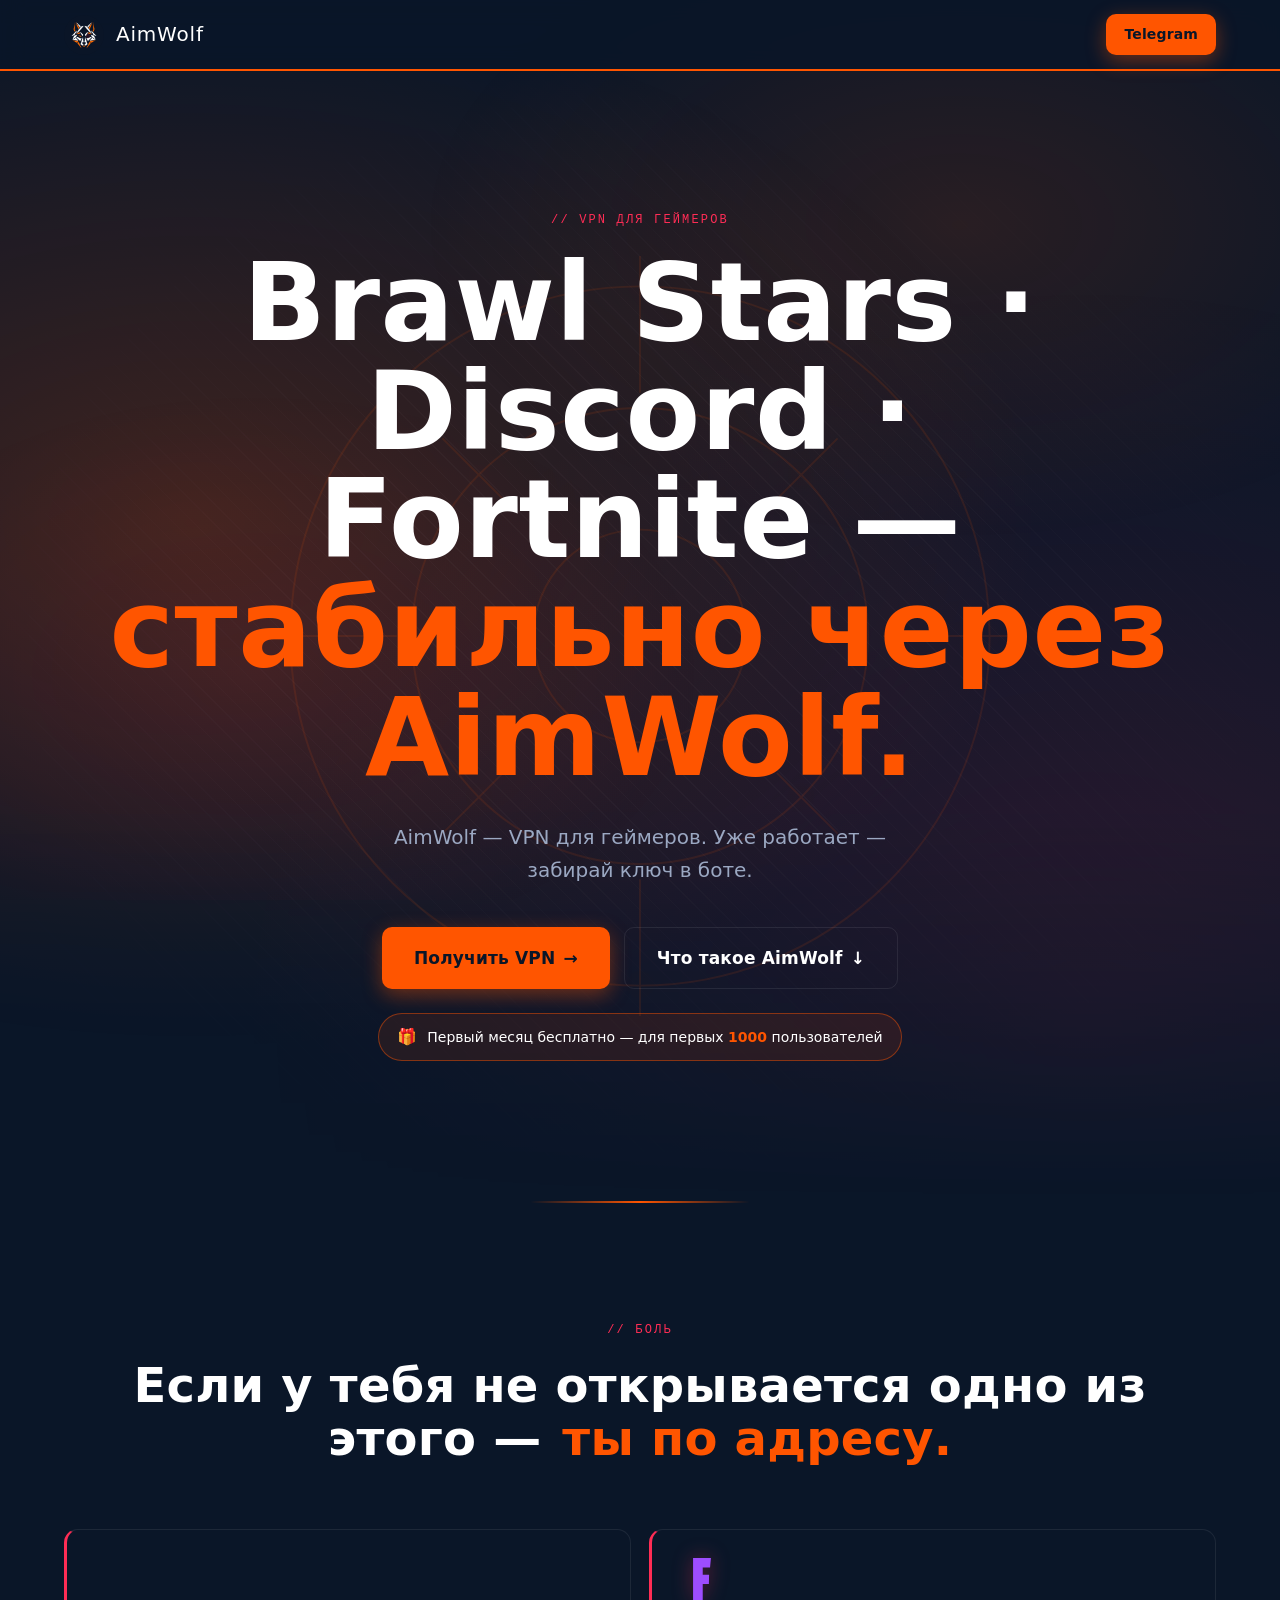
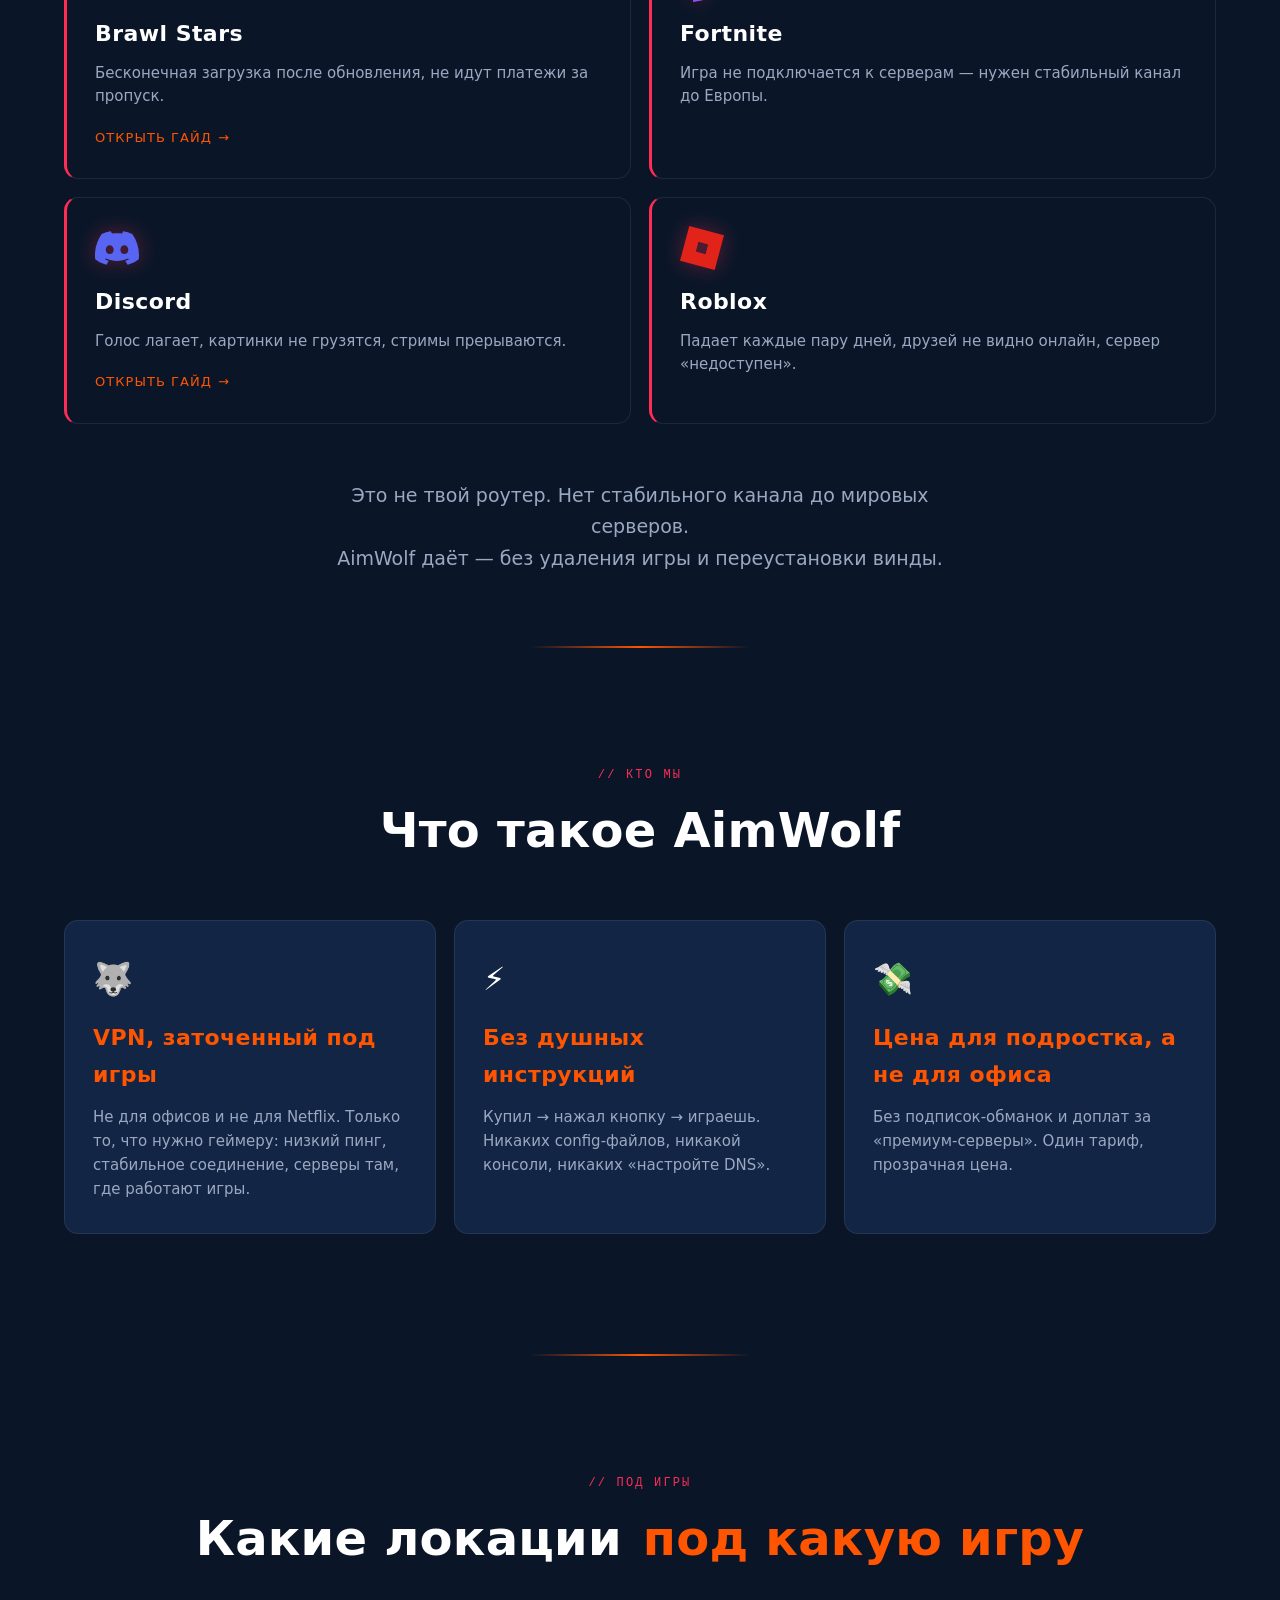
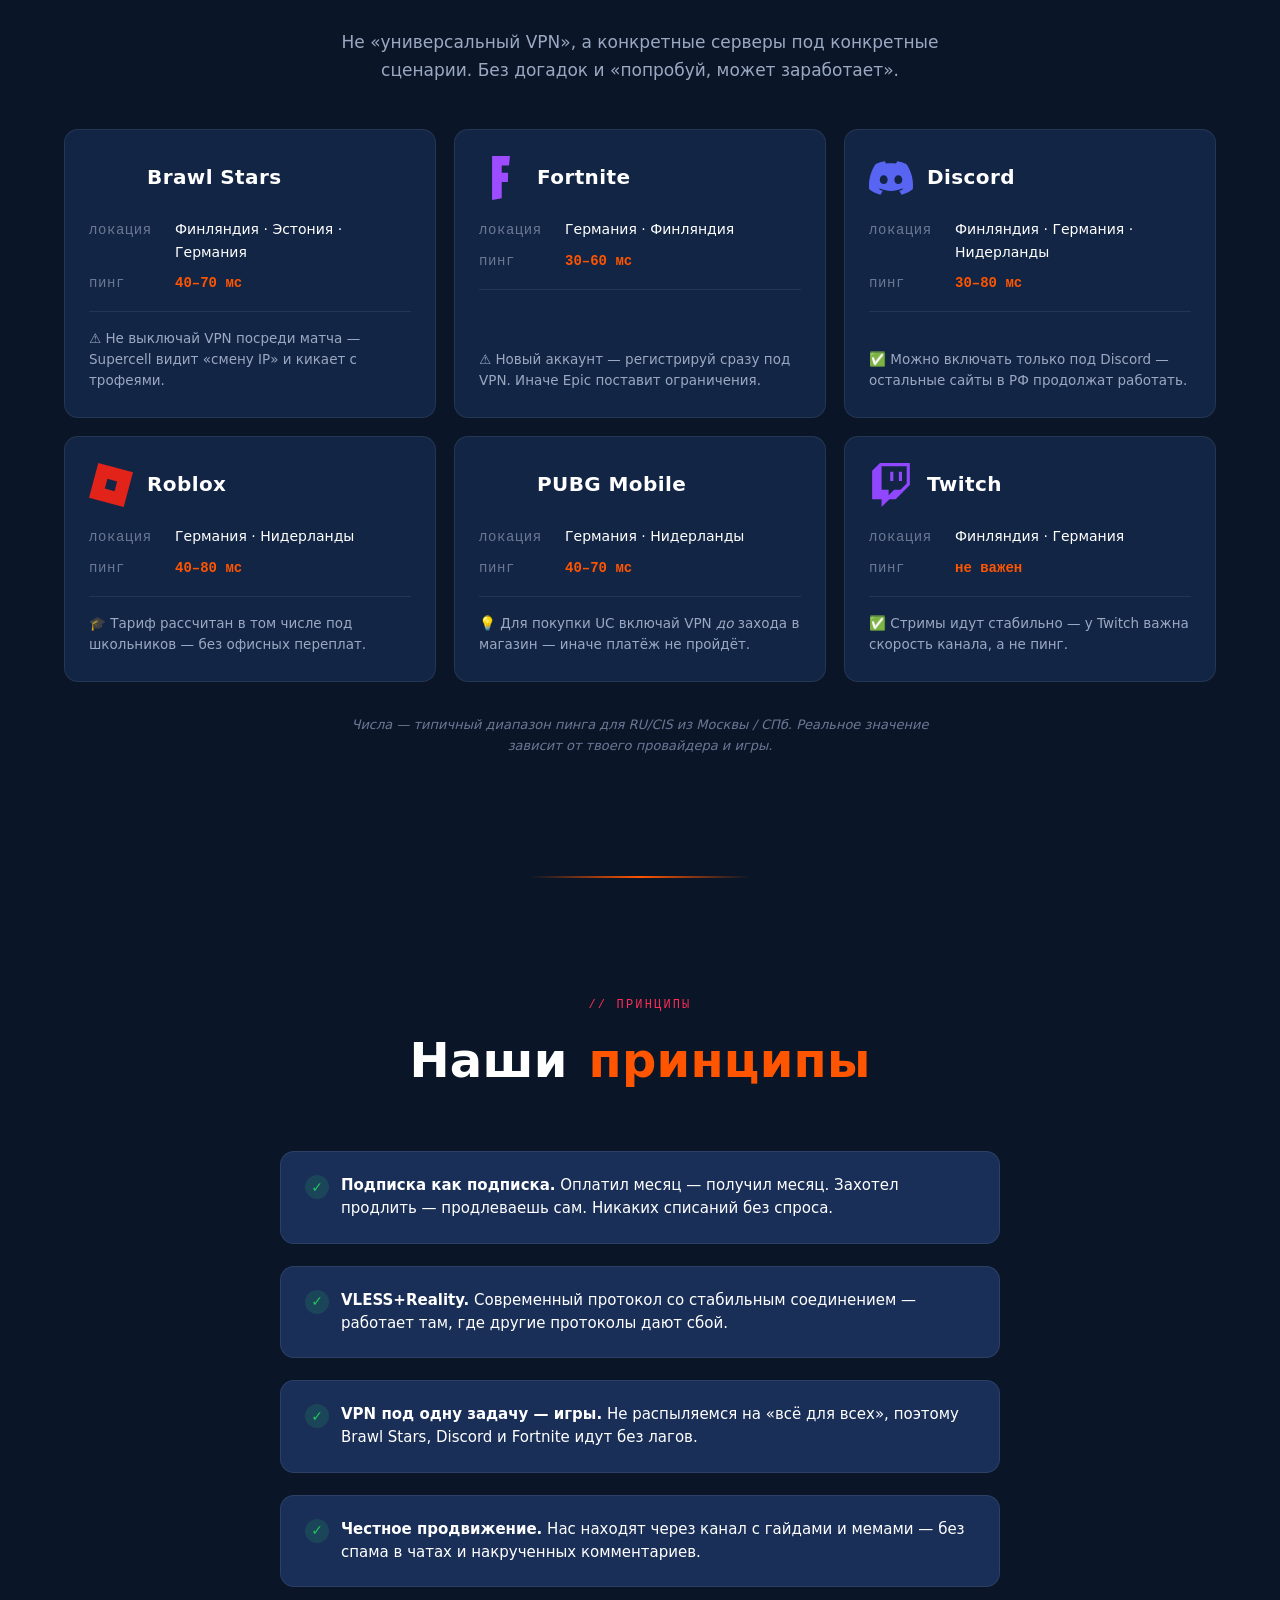
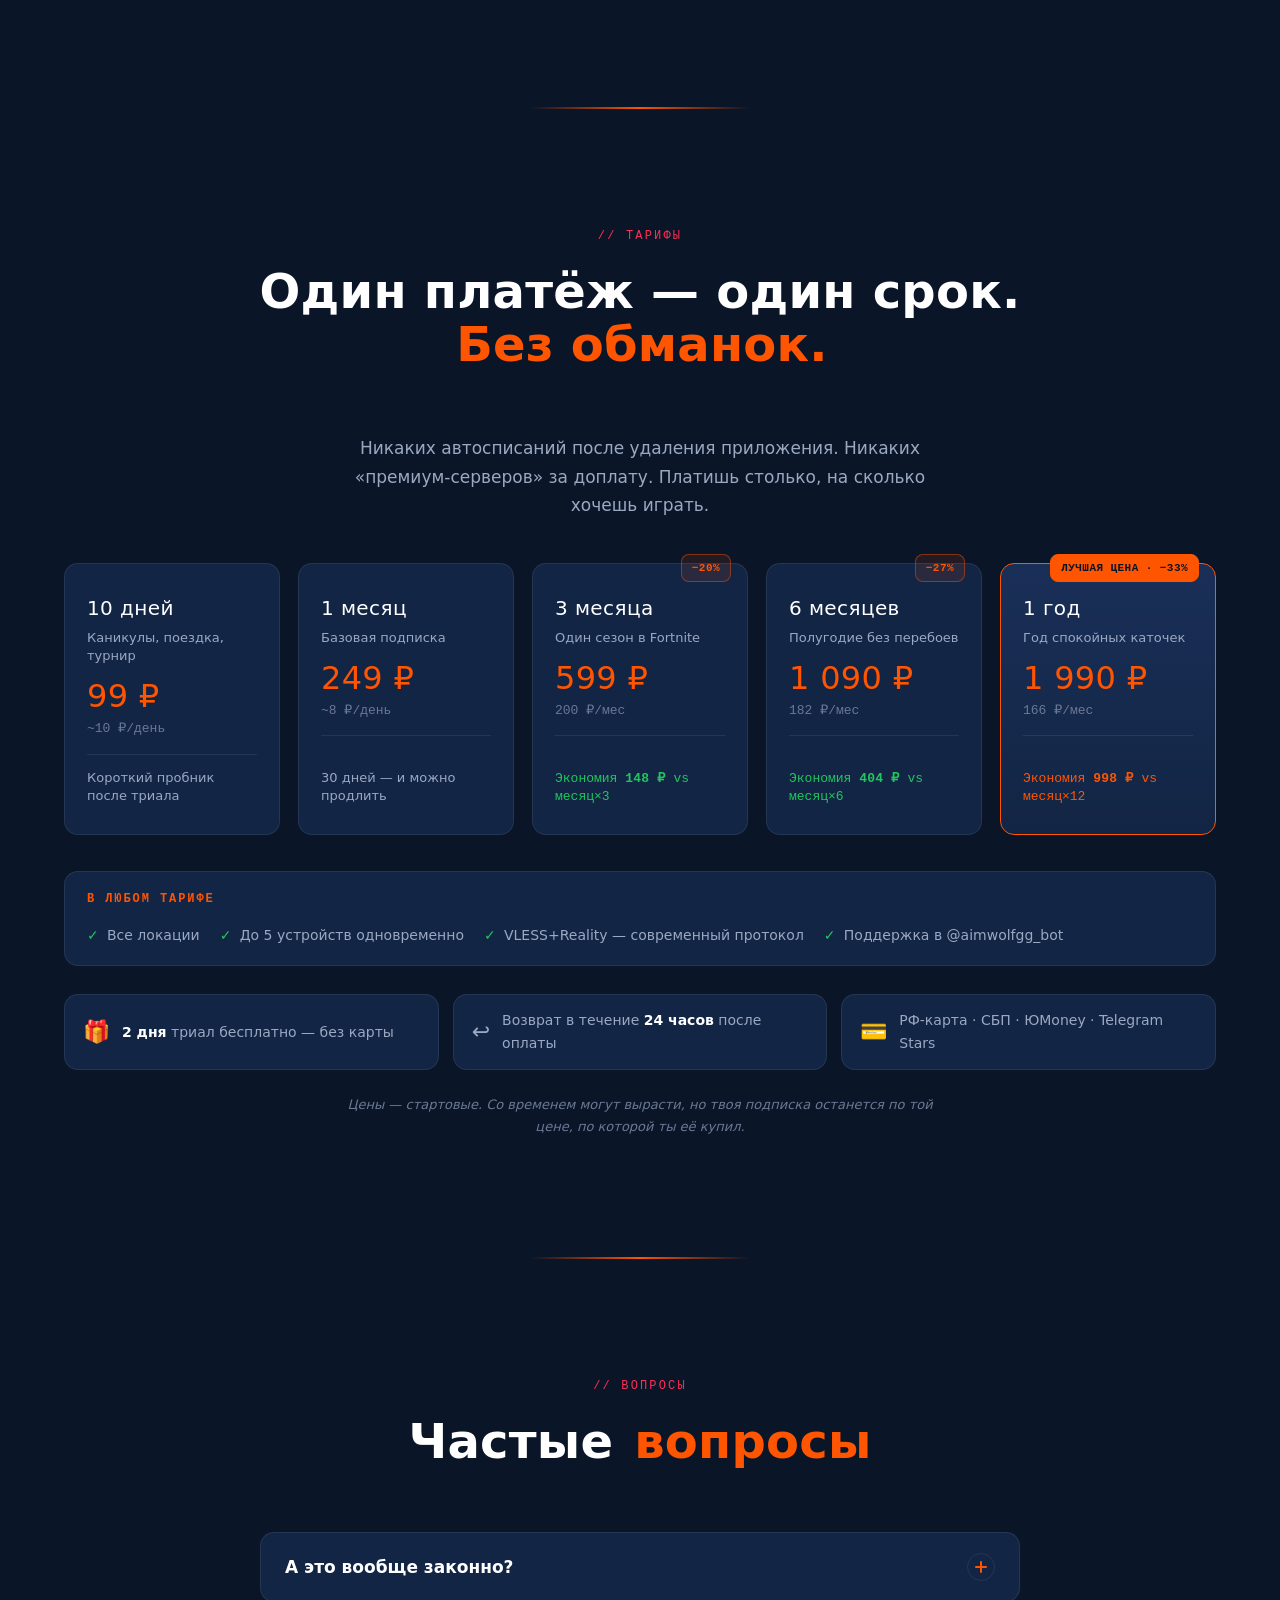
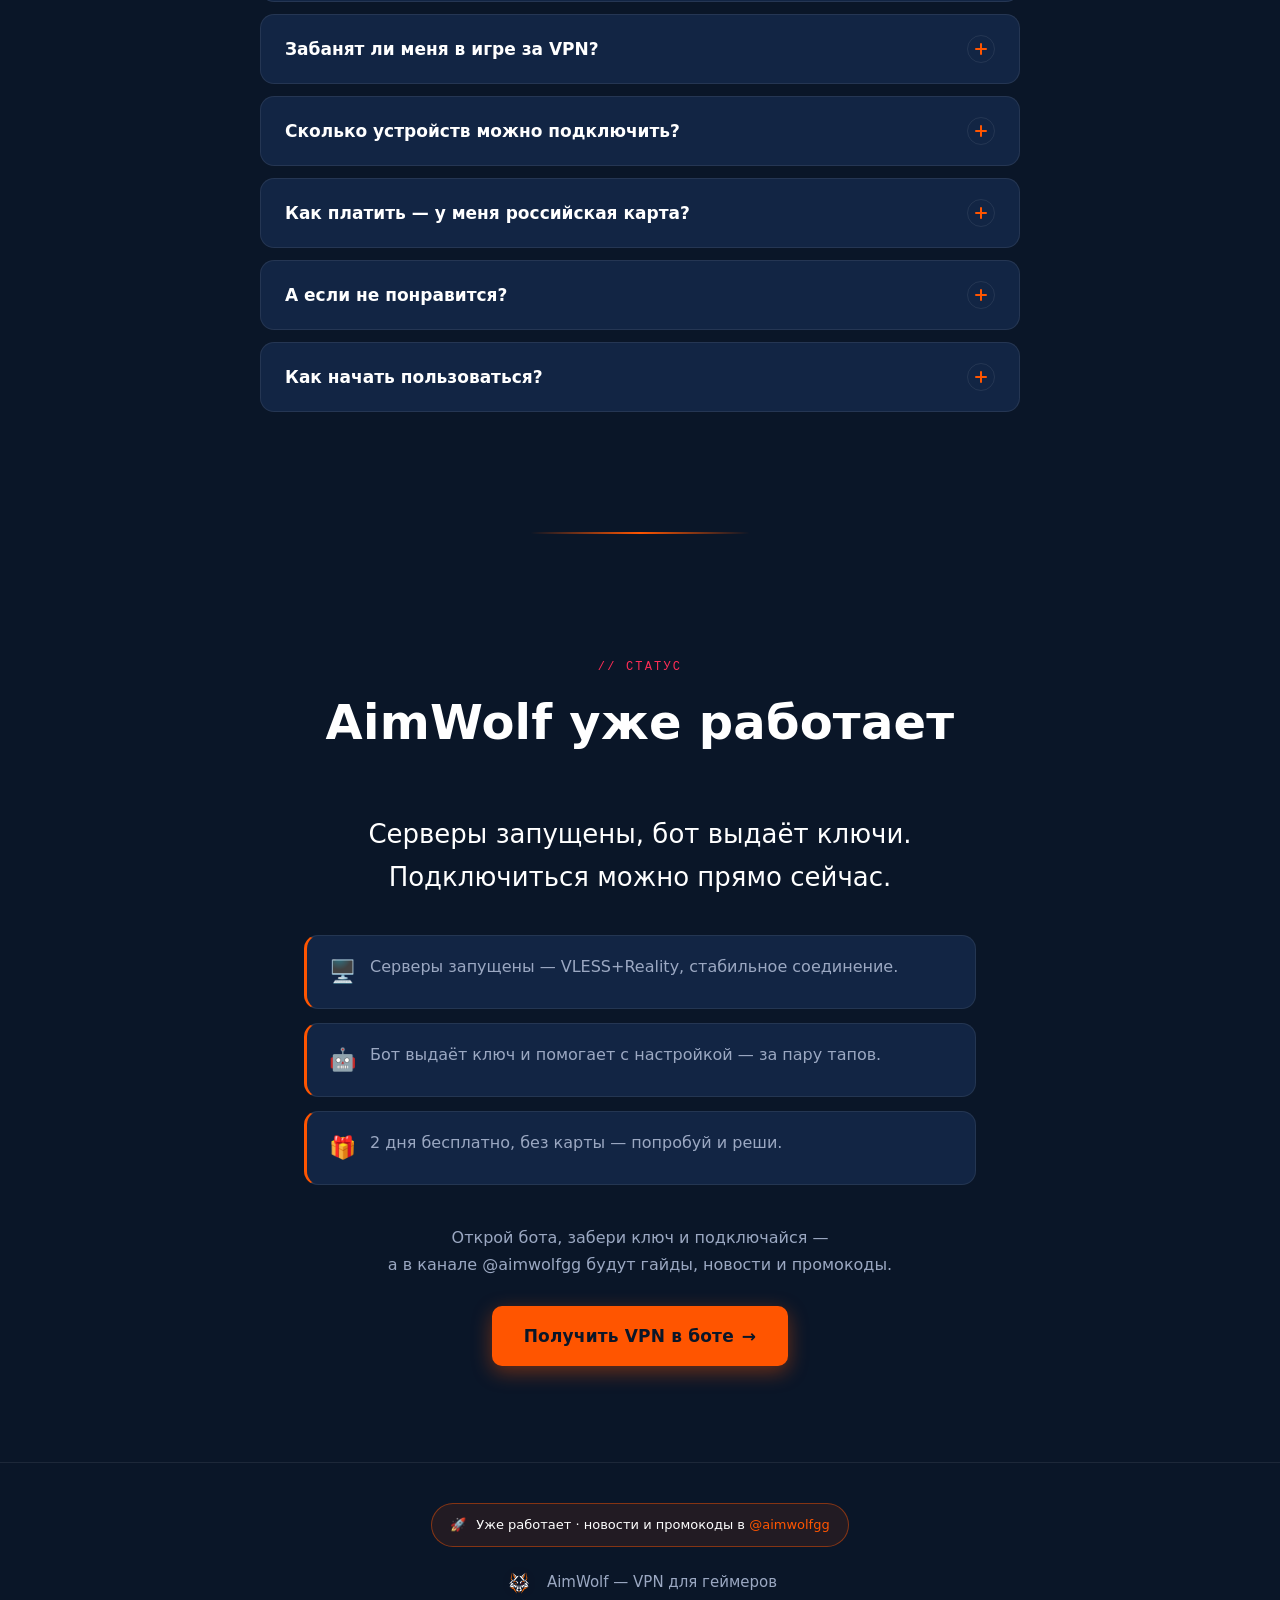
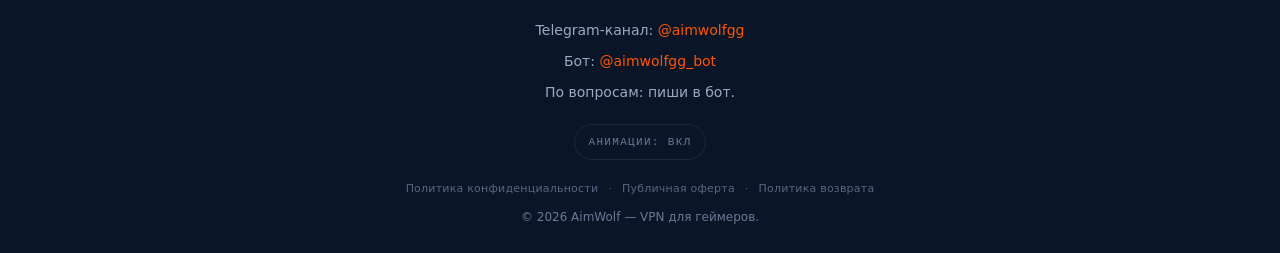
<file: index.html>
<!DOCTYPE html>
<html lang="ru">
<head>
  <meta charset="UTF-8">
  <meta name="viewport" content="width=device-width, initial-scale=1.0">
  <meta name="theme-color" content="#0A1628">

  <!-- Безопасность (frame-ancestors не работает через meta — задаётся серверным X-Frame-Options) -->
  <meta http-equiv="Content-Security-Policy"
        content="default-src 'self'; img-src 'self' data:; style-src 'self' https://fonts.googleapis.com; font-src https://fonts.gstatic.com; script-src 'self'; base-uri 'self'; form-action 'self';">
  <meta http-equiv="X-Content-Type-Options" content="nosniff">
  <meta name="referrer" content="strict-origin-when-cross-origin">

  <!-- SEO -->
  <title>AimWolf — VPN для геймеров. Стабильное соединение в Brawl Stars, Discord, Fortnite</title>
  <meta name="description" content="VPN для тех, кто играет. Стабильное соединение в Brawl Stars, Discord, Fortnite, Roblox. Без душных инструкций, без подписок-обманок. 2 дня бесплатно.">
  <link rel="canonical" href="https://aimwolf.fun/">

  <!-- Open Graph -->
  <meta property="og:type" content="website">
  <meta property="og:title" content="AimWolf — VPN для геймеров">
  <meta property="og:description" content="Brawl Stars · Discord · Fortnite — стабильно через AimWolf. VPN для геймеров, 2 дня бесплатно.">
  <meta property="og:image" content="https://aimwolf.fun/assets/img/og-banner.png">
  <meta property="og:url" content="https://aimwolf.fun/">
  <meta property="og:locale" content="ru_RU">
  <meta name="twitter:card" content="summary_large_image">

  <!-- Favicon -->
  <link rel="icon" type="image/png" href="assets/img/logo.jpg">

  <!-- Шрифты — preconnect для скорости -->
  <link rel="preconnect" href="https://fonts.googleapis.com">
  <link rel="preconnect" href="https://fonts.gstatic.com" crossorigin>
  <link rel="stylesheet" href="https://fonts.googleapis.com/css2?family=Russo+One&family=Inter:wght@400;500;600;700&family=JetBrains+Mono:wght@500&display=swap">

  <link rel="stylesheet" href="assets/css/styles.css">
</head>
<body>

  <!-- ============== HEADER ============== -->
  <header class="site-header">
    <div class="container site-header__inner">
      <a href="#top" class="site-header__brand" aria-label="AimWolf — на главную">
        <img src="assets/img/logo.jpg" alt="" class="site-header__logo" width="40" height="40">
        <span class="site-header__name">AimWolf</span>
      </a>
      <a href="https://t.me/aimwolfgg"
         class="btn btn--primary btn--small"
         target="_blank"
         rel="noopener noreferrer">
        Telegram
      </a>
    </div>
  </header>

  <main id="top">

    <!-- ============== HERO ============== -->
    <section class="hero">
      <div class="hero__bg" aria-hidden="true"></div>
      <svg class="hero__crosshair" viewBox="0 0 200 200" fill="none" stroke="currentColor" stroke-width="0.5" aria-hidden="true">
        <circle cx="100" cy="100" r="92"/>
        <circle cx="100" cy="100" r="60"/>
        <circle cx="100" cy="100" r="28"/>
        <circle cx="100" cy="100" r="2" fill="currentColor" stroke="none"/>
        <line x1="100" y1="0"   x2="100" y2="36"/>
        <line x1="100" y1="164" x2="100" y2="200"/>
        <line x1="0"   y1="100" x2="36"  y2="100"/>
        <line x1="164" y1="100" x2="200" y2="100"/>
        <line x1="48"  y1="48"  x2="64"  y2="64"/>
        <line x1="136" y1="64"  x2="152" y2="48"/>
        <line x1="48"  y1="152" x2="64"  y2="136"/>
        <line x1="136" y1="136" x2="152" y2="152"/>
      </svg>
      <div class="container hero__inner">
        <span class="section-tag">// VPN ДЛЯ ГЕЙМЕРОВ</span>
        <h1 class="hero__title">
          Brawl Stars · Discord · Fortnite —
          <span class="hero__title-accent">стабильно через AimWolf.</span>
        </h1>
        <p class="hero__subtitle">
          AimWolf — VPN для геймеров. Уже работает — забирай ключ в боте.
        </p>
        <div class="hero__ctas">
          <a href="https://t.me/aimwolfgg_bot"
             class="btn btn--primary btn--large"
             target="_blank"
             rel="noopener noreferrer">
            Получить VPN
            <span class="btn__arrow" aria-hidden="true">→</span>
          </a>
          <a href="#about" class="btn btn--ghost btn--large">
            Что такое AimWolf
            <span class="btn__arrow" aria-hidden="true">↓</span>
          </a>
        </div>
        <div class="hero__fomo">
          <span class="hero__fomo-icon" aria-hidden="true">🎁</span>
          <span>Первый месяц бесплатно — для первых <strong>1000</strong> пользователей</span>
        </div>
      </div>
    </section>

    <!-- ============== PAIN ============== -->
    <section class="pain" id="games">
      <div class="container">
        <span class="section-tag">// БОЛЬ</span>
        <h2 class="section-title">
          Если у тебя не открывается одно из этого —
          <span class="section-title__accent">ты по адресу.</span>
        </h2>

        <div class="pain__grid">
          <a href="/brawl-stars/" class="pain-card pain-card--link">
            <img src="assets/img/games/brawlstars.png" alt="Brawl Stars" width="44" height="44" class="pain-card__icon" loading="lazy" decoding="async">
            <h3 class="pain-card__title">Brawl Stars</h3>
            <p class="pain-card__text">
              Бесконечная загрузка после обновления, не идут платежи за пропуск.
            </p>
            <span class="pain-card__more">Открыть гайд <span class="pain-card__arrow" aria-hidden="true">→</span></span>
          </a>

          <article class="pain-card">
            <img src="assets/img/games/fortnite.svg" alt="Fortnite" width="44" height="44" class="pain-card__icon" loading="lazy" decoding="async">
            <h3 class="pain-card__title">Fortnite</h3>
            <p class="pain-card__text">
              Игра не подключается к серверам — нужен стабильный канал до Европы.
            </p>
          </article>

          <a href="/discord/" class="pain-card pain-card--link">
            <img src="assets/img/games/discord.svg" alt="Discord" width="44" height="44" class="pain-card__icon" loading="lazy" decoding="async">
            <h3 class="pain-card__title">Discord</h3>
            <p class="pain-card__text">
              Голос лагает, картинки не грузятся, стримы прерываются.
            </p>
            <span class="pain-card__more">Открыть гайд <span class="pain-card__arrow" aria-hidden="true">→</span></span>
          </a>

          <article class="pain-card">
            <img src="assets/img/games/roblox.svg" alt="Roblox" width="44" height="44" class="pain-card__icon" loading="lazy" decoding="async">
            <h3 class="pain-card__title">Roblox</h3>
            <p class="pain-card__text">
              Падает каждые пару дней, друзей не видно онлайн, сервер «недоступен».
            </p>
          </article>
        </div>

        <p class="pain__note">
          Это не твой роутер. Нет стабильного канала до мировых серверов.<br>
          AimWolf даёт — без удаления игры и переустановки винды.
        </p>
      </div>
    </section>

    <!-- ============== ABOUT ============== -->
    <section class="about" id="about">
      <div class="container">
        <span class="section-tag">// КТО МЫ</span>
        <h2 class="section-title">Что такое AimWolf</h2>

        <div class="about__grid">
          <article class="about-card">
            <div class="about-card__icon" aria-hidden="true">🐺</div>
            <h3 class="about-card__title">VPN, заточенный под игры</h3>
            <p class="about-card__text">
              Не для офисов и не для Netflix. Только то, что нужно геймеру:
              низкий пинг, стабильное соединение, серверы там, где работают игры.
            </p>
          </article>

          <article class="about-card">
            <div class="about-card__icon" aria-hidden="true">⚡</div>
            <h3 class="about-card__title">Без душных инструкций</h3>
            <p class="about-card__text">
              Купил → нажал кнопку → играешь.
              Никаких config-файлов, никакой консоли, никаких «настройте DNS».
            </p>
          </article>

          <article class="about-card">
            <div class="about-card__icon" aria-hidden="true">💸</div>
            <h3 class="about-card__title">Цена для подростка, а не для офиса</h3>
            <p class="about-card__text">
              Без подписок-обманок и доплат за «премиум-серверы».
              Один тариф, прозрачная цена.
            </p>
          </article>
        </div>
      </div>
    </section>

    <!-- ============== LOCATIONS ============== -->
    <section class="locations" id="locations">
      <div class="container">
        <span class="section-tag">// ПОД ИГРЫ</span>
        <h2 class="section-title">
          Какие локации
          <span class="section-title__accent">под какую игру</span>
        </h2>
        <p class="locations__lead">
          Не «универсальный VPN», а конкретные серверы под конкретные сценарии. Без догадок и «попробуй, может заработает».
        </p>

        <div class="locations__grid">

          <article class="loc-card">
            <div class="loc-card__head">
              <img src="assets/img/games/brawlstars.png" alt="" width="44" height="44" class="loc-card__icon" loading="lazy" decoding="async">
              <h3 class="loc-card__title">Brawl Stars</h3>
            </div>
            <dl class="loc-card__list">
              <div class="loc-card__row">
                <dt>Локация</dt>
                <dd>Финляндия · Эстония · Германия</dd>
              </div>
              <div class="loc-card__row">
                <dt>Пинг</dt>
                <dd class="loc-card__ping">40–70 мс</dd>
              </div>
            </dl>
            <p class="loc-card__note">⚠️ Не выключай VPN посреди матча — Supercell видит «смену IP» и кикает с трофеями.</p>
          </article>

          <article class="loc-card">
            <div class="loc-card__head">
              <img src="assets/img/games/fortnite.svg" alt="" width="44" height="44" class="loc-card__icon" loading="lazy" decoding="async">
              <h3 class="loc-card__title">Fortnite</h3>
            </div>
            <dl class="loc-card__list">
              <div class="loc-card__row">
                <dt>Локация</dt>
                <dd>Германия · Финляндия</dd>
              </div>
              <div class="loc-card__row">
                <dt>Пинг</dt>
                <dd class="loc-card__ping">30–60 мс</dd>
              </div>
            </dl>
            <p class="loc-card__note">⚠️ Новый аккаунт — регистрируй сразу под VPN. Иначе Epic поставит ограничения.</p>
          </article>

          <article class="loc-card">
            <div class="loc-card__head">
              <img src="assets/img/games/discord.svg" alt="" width="44" height="44" class="loc-card__icon" loading="lazy" decoding="async">
              <h3 class="loc-card__title">Discord</h3>
            </div>
            <dl class="loc-card__list">
              <div class="loc-card__row">
                <dt>Локация</dt>
                <dd>Финляндия · Германия · Нидерланды</dd>
              </div>
              <div class="loc-card__row">
                <dt>Пинг</dt>
                <dd class="loc-card__ping">30–80 мс</dd>
              </div>
            </dl>
            <p class="loc-card__note">✅ Можно включать только под Discord — остальные сайты в РФ продолжат работать.</p>
          </article>

          <article class="loc-card">
            <div class="loc-card__head">
              <img src="assets/img/games/roblox.svg" alt="" width="44" height="44" class="loc-card__icon" loading="lazy" decoding="async">
              <h3 class="loc-card__title">Roblox</h3>
            </div>
            <dl class="loc-card__list">
              <div class="loc-card__row">
                <dt>Локация</dt>
                <dd>Германия · Нидерланды</dd>
              </div>
              <div class="loc-card__row">
                <dt>Пинг</dt>
                <dd class="loc-card__ping">40–80 мс</dd>
              </div>
            </dl>
            <p class="loc-card__note">🎓 Тариф рассчитан в том числе под школьников — без офисных переплат.</p>
          </article>

          <article class="loc-card">
            <div class="loc-card__head">
              <img src="assets/img/games/pubg.png" alt="" width="44" height="44" class="loc-card__icon" loading="lazy" decoding="async">
              <h3 class="loc-card__title">PUBG Mobile</h3>
            </div>
            <dl class="loc-card__list">
              <div class="loc-card__row">
                <dt>Локация</dt>
                <dd>Германия · Нидерланды</dd>
              </div>
              <div class="loc-card__row">
                <dt>Пинг</dt>
                <dd class="loc-card__ping">40–70 мс</dd>
              </div>
            </dl>
            <p class="loc-card__note">💡 Для покупки UC включай VPN <em>до</em> захода в магазин — иначе платёж не пройдёт.</p>
          </article>

          <article class="loc-card">
            <div class="loc-card__head">
              <img src="assets/img/games/twitch.svg" alt="" width="44" height="44" class="loc-card__icon" loading="lazy" decoding="async">
              <h3 class="loc-card__title">Twitch</h3>
            </div>
            <dl class="loc-card__list">
              <div class="loc-card__row">
                <dt>Локация</dt>
                <dd>Финляндия · Германия</dd>
              </div>
              <div class="loc-card__row">
                <dt>Пинг</dt>
                <dd class="loc-card__ping">не важен</dd>
              </div>
            </dl>
            <p class="loc-card__note">✅ Стримы идут стабильно — у Twitch важна скорость канала, а не пинг.</p>
          </article>

        </div>

        <p class="locations__foot">
          Числа — типичный диапазон пинга для RU/CIS из Москвы / СПб. Реальное значение зависит от твоего провайдера и игры.
        </p>
      </div>
    </section>

    <!-- ============== DIFFERENTIATION ============== -->
    <section class="diff" id="diff">
      <div class="container">
        <span class="section-tag">// ПРИНЦИПЫ</span>
        <h2 class="section-title">
          Наши
          <span class="section-title__accent">принципы</span>
        </h2>

        <div class="diff__list">
          <article class="diff-row">
            <div class="diff-row__good">
              <span class="diff-row__mark diff-row__mark--good" aria-hidden="true">✓</span>
              <p><strong>Подписка как подписка.</strong> Оплатил месяц — получил месяц. Захотел продлить — продлеваешь сам. Никаких списаний без спроса.</p>
            </div>
          </article>

          <article class="diff-row">
            <div class="diff-row__good">
              <span class="diff-row__mark diff-row__mark--good" aria-hidden="true">✓</span>
              <p><strong>VLESS+Reality.</strong> Современный протокол со стабильным соединением — работает там, где другие протоколы дают сбой.</p>
            </div>
          </article>

          <article class="diff-row">
            <div class="diff-row__good">
              <span class="diff-row__mark diff-row__mark--good" aria-hidden="true">✓</span>
              <p><strong>VPN под одну задачу — игры.</strong> Не распыляемся на «всё для всех», поэтому Brawl Stars, Discord и Fortnite идут без лагов.</p>
            </div>
          </article>

          <article class="diff-row">
            <div class="diff-row__good">
              <span class="diff-row__mark diff-row__mark--good" aria-hidden="true">✓</span>
              <p><strong>Честное продвижение.</strong> Нас находят через канал с гайдами и мемами — без спама в чатах и накрученных комментариев.</p>
            </div>
          </article>
        </div>
      </div>
    </section>

    <!-- ============== PRICING ============== -->
    <section class="pricing" id="pricing">
      <div class="container">
        <span class="section-tag">// ТАРИФЫ</span>
        <h2 class="section-title">
          Один платёж — один срок.
          <span class="section-title__accent">Без обманок.</span>
        </h2>
        <p class="pricing__lead">
          Никаких автосписаний после удаления приложения. Никаких «премиум-серверов» за доплату. Платишь столько, на сколько хочешь играть.
        </p>

        <div class="pricing__grid">

          <article class="price-card">
            <div class="price-card__head">
              <span class="price-card__period">10 дней</span>
              <span class="price-card__tagline">Каникулы, поездка, турнир</span>
            </div>
            <div class="price-card__price">
              <span class="price-card__amount">99&nbsp;₽</span>
            </div>
            <p class="price-card__per">~10&nbsp;₽/день</p>
            <p class="price-card__hint">Короткий пробник после триала</p>
          </article>

          <article class="price-card">
            <div class="price-card__head">
              <span class="price-card__period">1 месяц</span>
              <span class="price-card__tagline">Базовая подписка</span>
            </div>
            <div class="price-card__price">
              <span class="price-card__amount">249&nbsp;₽</span>
            </div>
            <p class="price-card__per">~8&nbsp;₽/день</p>
            <p class="price-card__hint">30 дней — и можно продлить</p>
          </article>

          <article class="price-card">
            <span class="price-card__badge">−20%</span>
            <div class="price-card__head">
              <span class="price-card__period">3 месяца</span>
              <span class="price-card__tagline">Один сезон в Fortnite</span>
            </div>
            <div class="price-card__price">
              <span class="price-card__amount">599&nbsp;₽</span>
            </div>
            <p class="price-card__per">200&nbsp;₽/мес</p>
            <p class="price-card__save">Экономия <strong>148&nbsp;₽</strong> vs месяц&times;3</p>
          </article>

          <article class="price-card">
            <span class="price-card__badge">−27%</span>
            <div class="price-card__head">
              <span class="price-card__period">6 месяцев</span>
              <span class="price-card__tagline">Полугодие без перебоев</span>
            </div>
            <div class="price-card__price">
              <span class="price-card__amount">1&nbsp;090&nbsp;₽</span>
            </div>
            <p class="price-card__per">182&nbsp;₽/мес</p>
            <p class="price-card__save">Экономия <strong>404&nbsp;₽</strong> vs месяц&times;6</p>
          </article>

          <article class="price-card price-card--best">
            <span class="price-card__badge price-card__badge--best">Лучшая цена · −33%</span>
            <div class="price-card__head">
              <span class="price-card__period">1 год</span>
              <span class="price-card__tagline">Год спокойных каточек</span>
            </div>
            <div class="price-card__price">
              <span class="price-card__amount">1&nbsp;990&nbsp;₽</span>
            </div>
            <p class="price-card__per">166&nbsp;₽/мес</p>
            <p class="price-card__save price-card__save--best">Экономия <strong>998&nbsp;₽</strong> vs месяц&times;12</p>
          </article>

        </div>

        <div class="pricing__included">
          <span class="pricing__included-label">В любом тарифе</span>
          <ul class="pricing__included-list">
            <li>Все локации</li>
            <li>До 5 устройств одновременно</li>
            <li>VLESS+Reality — современный протокол</li>
            <li>Поддержка в @aimwolfgg_bot</li>
          </ul>
        </div>

        <div class="pricing__perks">
          <div class="pricing__perk">
            <span class="pricing__perk-icon" aria-hidden="true">🎁</span>
            <span><strong>2 дня</strong> триал бесплатно — без карты</span>
          </div>
          <div class="pricing__perk">
            <span class="pricing__perk-icon" aria-hidden="true">↩️</span>
            <span>Возврат в течение <strong>24 часов</strong> после оплаты</span>
          </div>
          <div class="pricing__perk">
            <span class="pricing__perk-icon" aria-hidden="true">💳</span>
            <span>РФ-карта · СБП · ЮMoney · Telegram Stars</span>
          </div>
        </div>

        <p class="pricing__foot">
          Цены — стартовые. Со временем могут вырасти, но твоя подписка останется по той цене, по которой ты её купил.
        </p>
      </div>
    </section>

    <!-- ============== FAQ ============== -->
    <section class="faq" id="faq">
      <div class="container">
        <span class="section-tag">// ВОПРОСЫ</span>
        <h2 class="section-title">
          Частые
          <span class="section-title__accent">вопросы</span>
        </h2>

        <div class="faq__list">

          <details class="faq-item">
            <summary class="faq-item__q">
              <span>А это вообще законно?</span>
              <span class="faq-item__chevron" aria-hidden="true"></span>
            </summary>
            <div class="faq-item__a">
              <p>
                Да. Пользоваться VPN частным лицам в РФ не запрещено. AimWolf — VPN для игр и общения в Discord, никаких ограничений на использование сервиса частными лицами нет.
              </p>
            </div>
          </details>

          <details class="faq-item">
            <summary class="faq-item__q">
              <span>Забанят ли меня в игре за VPN?</span>
              <span class="faq-item__chevron" aria-hidden="true"></span>
            </summary>
            <div class="faq-item__a">
              <p>
                Supercell, Epic, Discord не банят за сам факт VPN. Бан возможен за <strong>резкую смену IP посреди сессии</strong> — поэтому главное правило: включил VPN перед игрой и не выключай до конца.
              </p>
            </div>
          </details>

          <details class="faq-item">
            <summary class="faq-item__q">
              <span>Сколько устройств можно подключить?</span>
              <span class="faq-item__chevron" aria-hidden="true"></span>
            </summary>
            <div class="faq-item__a">
              <p>
                <strong>До 5 устройств одновременно</strong> на один аккаунт. Телефон + ноутбук + планшет + приставка + телефон друга — хватит и тебе, и всей компании.
              </p>
            </div>
          </details>

          <details class="faq-item">
            <summary class="faq-item__q">
              <span>Как платить — у меня российская карта?</span>
              <span class="faq-item__chevron" aria-hidden="true"></span>
            </summary>
            <div class="faq-item__a">
              <p>
                Российская карта, СБП, ЮMoney или Telegram Stars (для тех, у кого нет банковской карты). Никаких списаний «по подписке без согласия» — заплатил месяц, получил месяц.
              </p>
            </div>
          </details>

          <details class="faq-item">
            <summary class="faq-item__q">
              <span>А если не понравится?</span>
              <span class="faq-item__chevron" aria-hidden="true"></span>
            </summary>
            <div class="faq-item__a">
              <p>
                Сначала <strong>2 дня триала бесплатно</strong> — поймёшь, заходит или нет, ничего не платя. Если уже купил подписку — <strong>возврат в течение 24 часов с момента оплаты</strong>. Не подошёл пинг, не зашла игра, передумал — пиши в бот, вернём деньги.
              </p>
            </div>
          </details>

          <details class="faq-item">
            <summary class="faq-item__q">
              <span>Как начать пользоваться?</span>
              <span class="faq-item__chevron" aria-hidden="true"></span>
            </summary>
            <div class="faq-item__a">
              <p>
                Открой бота <a href="https://t.me/aimwolfgg_bot" target="_blank" rel="noopener noreferrer">@aimwolfgg_bot</a> и зайди в «Личный кабинет» — получишь ключ и инструкцию под свою платформу. Первые <strong>2 дня — бесплатно</strong>, без карты.
              </p>
            </div>
          </details>

        </div>
      </div>
    </section>

    <!-- ============== STATUS ============== -->
    <section class="status" id="status">
      <div class="container status__inner">
        <span class="section-tag">// СТАТУС</span>
        <h2 class="section-title">AimWolf уже работает</h2>
        <p class="status__lead">Серверы запущены, бот выдаёт ключи. Подключиться можно прямо сейчас.</p>

        <ul class="status__list">
          <li class="status__item">
            <span class="status__icon" aria-hidden="true">🖥️</span>
            <span>Серверы запущены — VLESS+Reality, стабильное соединение.</span>
          </li>
          <li class="status__item">
            <span class="status__icon" aria-hidden="true">🤖</span>
            <span>Бот выдаёт ключ и помогает с настройкой — за пару тапов.</span>
          </li>
          <li class="status__item">
            <span class="status__icon" aria-hidden="true">🎁</span>
            <span>2 дня бесплатно, без карты — попробуй и реши.</span>
          </li>
        </ul>

        <p class="status__cta-text">
          Открой бота, забери ключ и подключайся —<br>
          а в канале @aimwolfgg будут гайды, новости и промокоды.
        </p>

        <a href="https://t.me/aimwolfgg_bot"
           class="btn btn--primary btn--large btn--pulse"
           target="_blank"
           rel="noopener noreferrer">
          Получить VPN в боте
          <span class="btn__arrow" aria-hidden="true">→</span>
        </a>
      </div>
    </section>

  </main>

  <!-- ============== FOOTER ============== -->
  <footer class="site-footer">
    <div class="container site-footer__inner">
      <div class="site-footer__progress">
        <span aria-hidden="true">🚀</span>
        <span>Уже работает · новости и промокоды в <a href="https://t.me/aimwolfgg" target="_blank" rel="noopener noreferrer">@aimwolfgg</a></span>
      </div>

      <div class="site-footer__brand">
        <img src="assets/img/logo.jpg" alt="" class="site-footer__logo" width="32" height="32">
        <span>AimWolf — VPN для геймеров</span>
      </div>

      <ul class="site-footer__links">
        <li>
          Telegram-канал:
          <a href="https://t.me/aimwolfgg" target="_blank" rel="noopener noreferrer">@aimwolfgg</a>
        </li>
        <li>
          Бот:
          <a href="https://t.me/aimwolfgg_bot" target="_blank" rel="noopener noreferrer">@aimwolfgg_bot</a>
        </li>
        <li>
          По вопросам: пиши в бот.
        </li>
      </ul>

      <button type="button"
              class="site-footer__toggle"
              id="motion-toggle"
              aria-pressed="false"
              aria-label="Переключить анимации сайта">
        Анимации: вкл
      </button>

      <nav class="site-footer__legal-links" aria-label="Юридические документы">
        <a href="privacy.html">Политика конфиденциальности</a>
        <span aria-hidden="true">·</span>
        <a href="offer.html">Публичная оферта</a>
        <span aria-hidden="true">·</span>
        <a href="refund.html">Политика возврата</a>
      </nav>

      <p class="site-footer__legal">
        © 2026 AimWolf — VPN для геймеров.
      </p>
    </div>
  </footer>

  <script src="assets/js/main.js" defer></script>
</body>
</html>
</file>
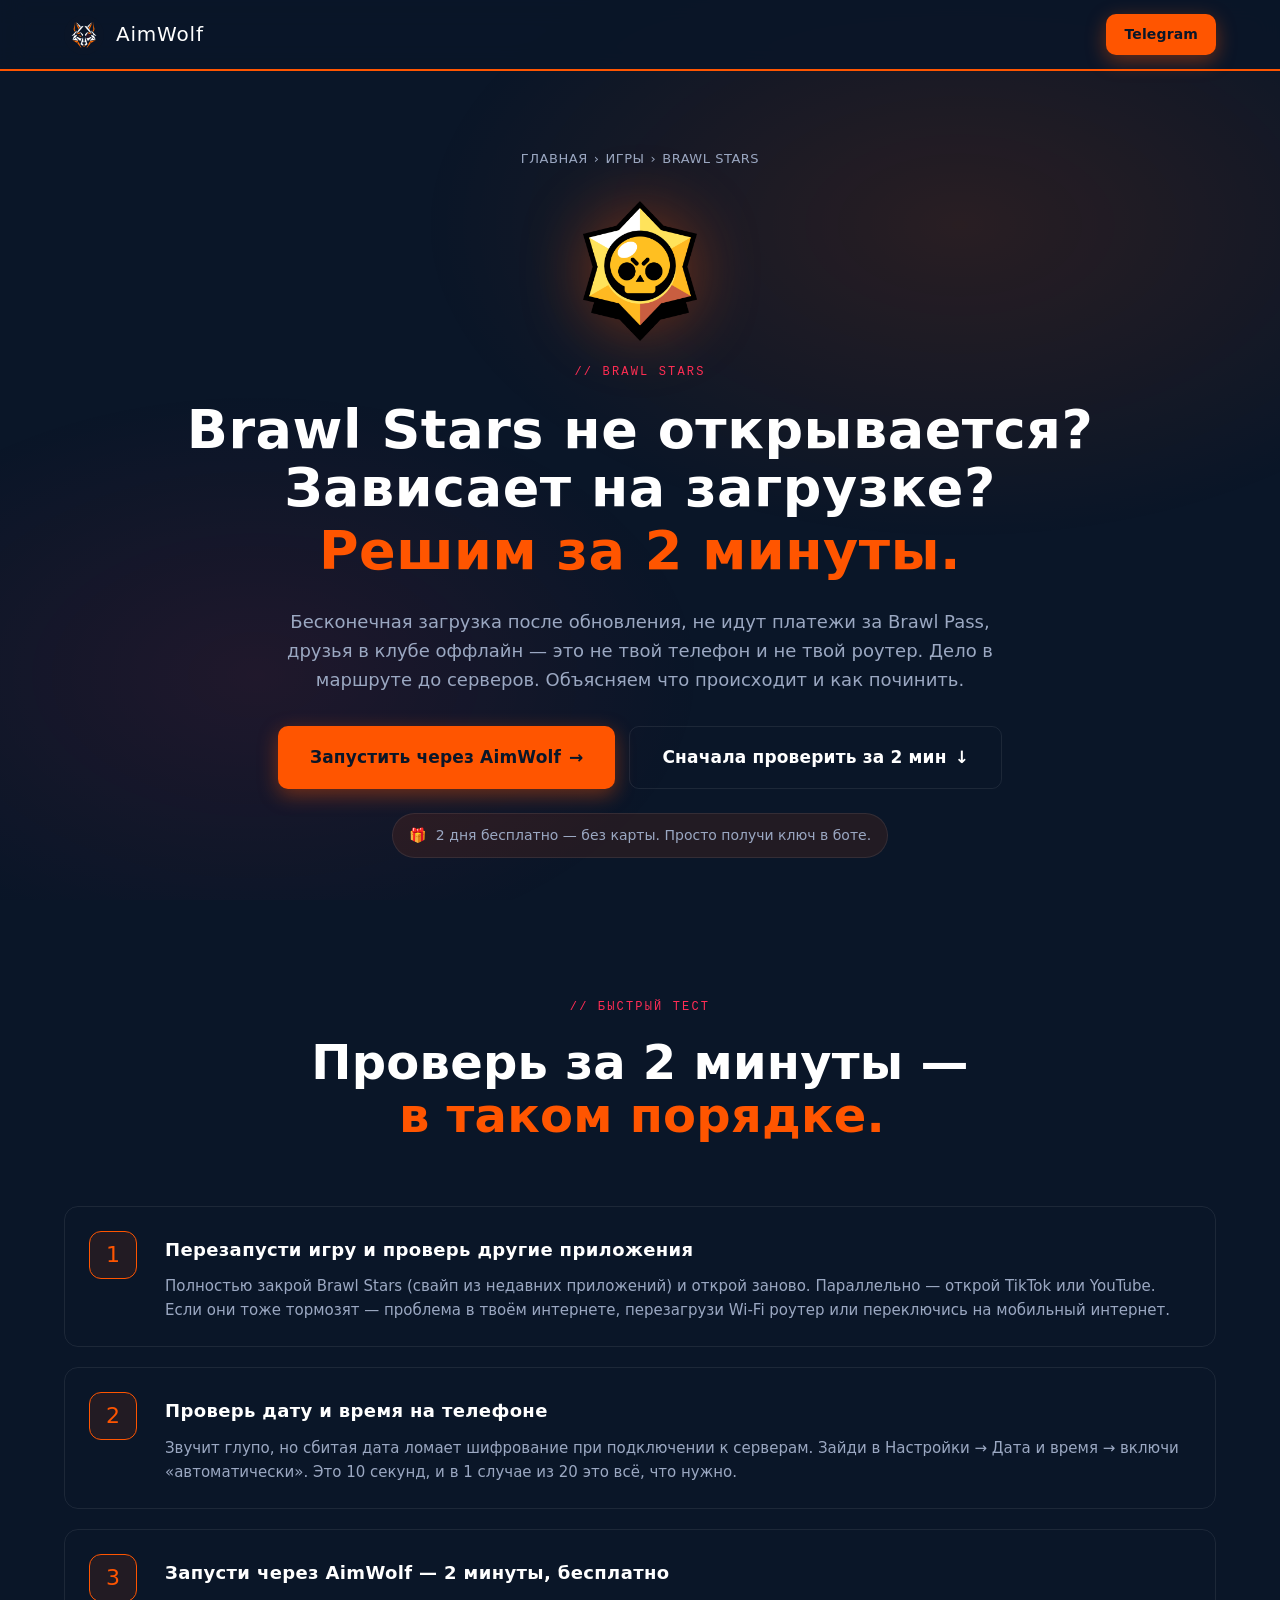
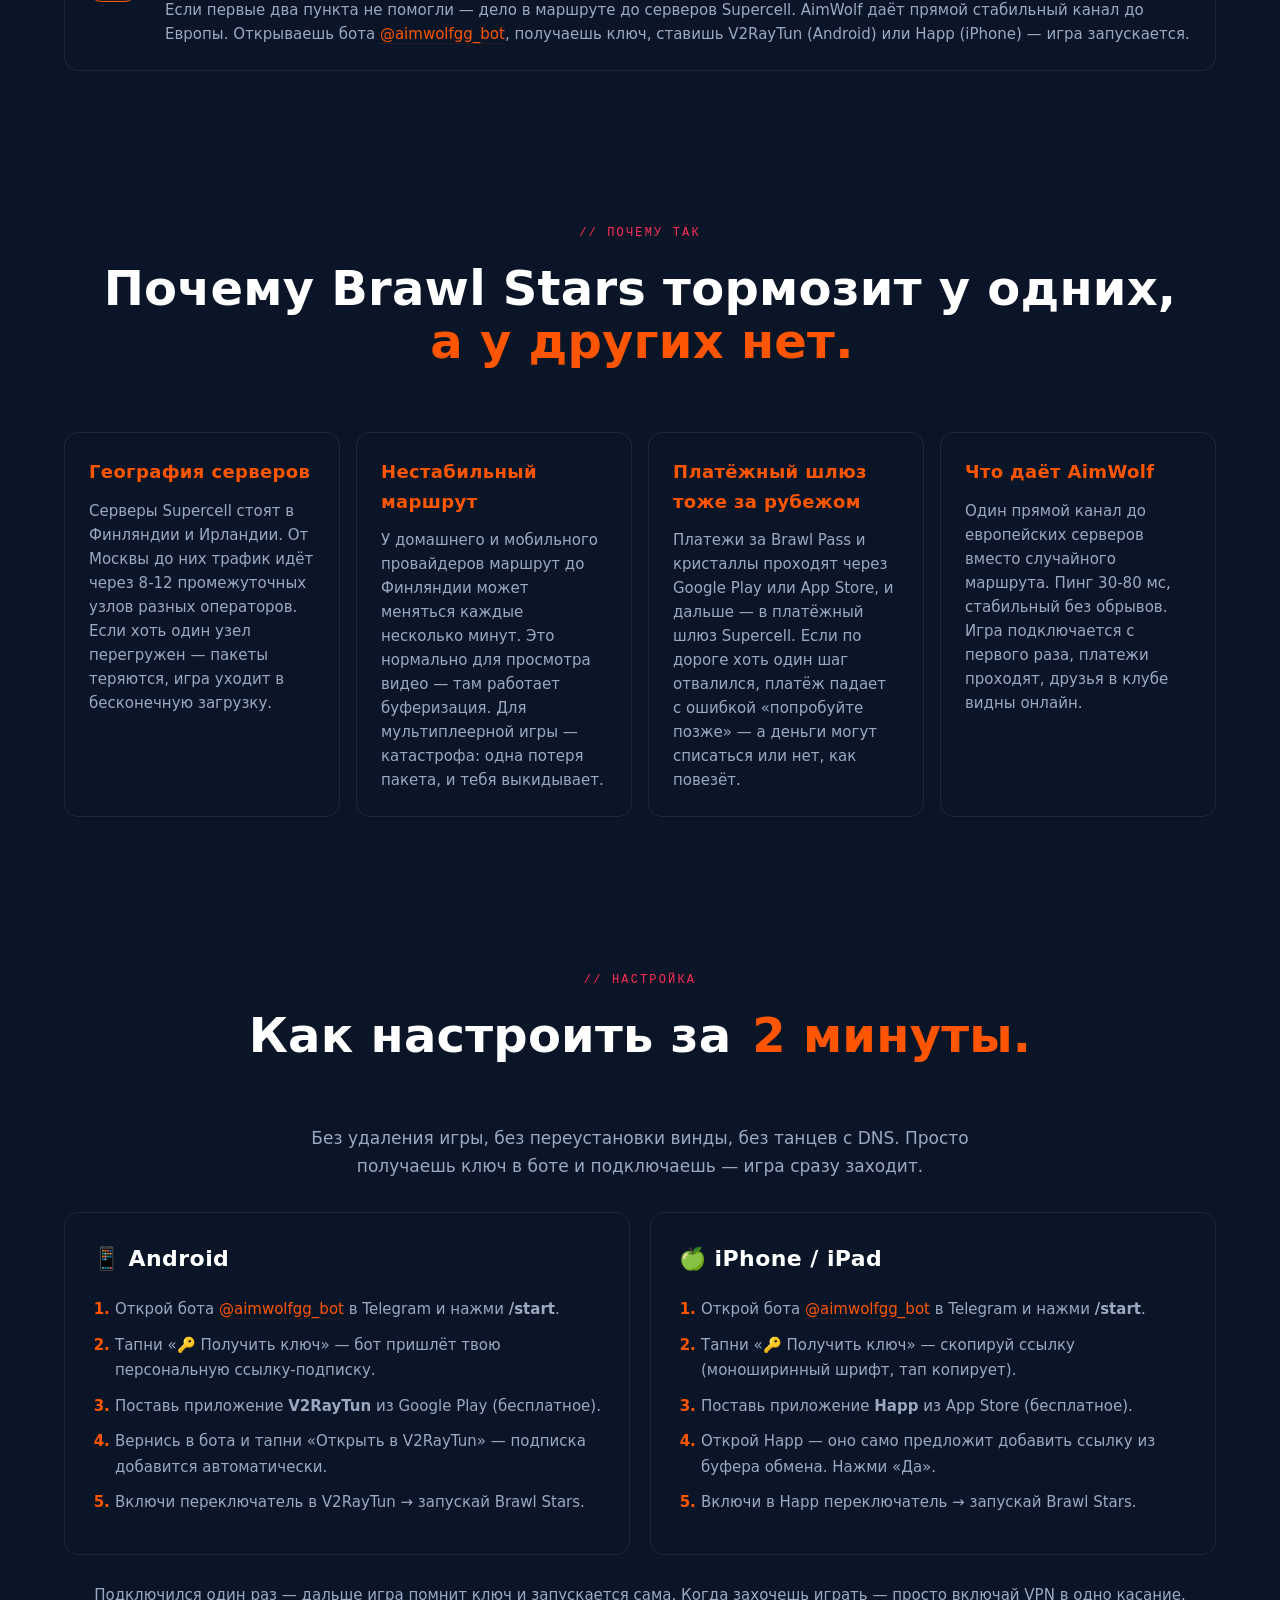
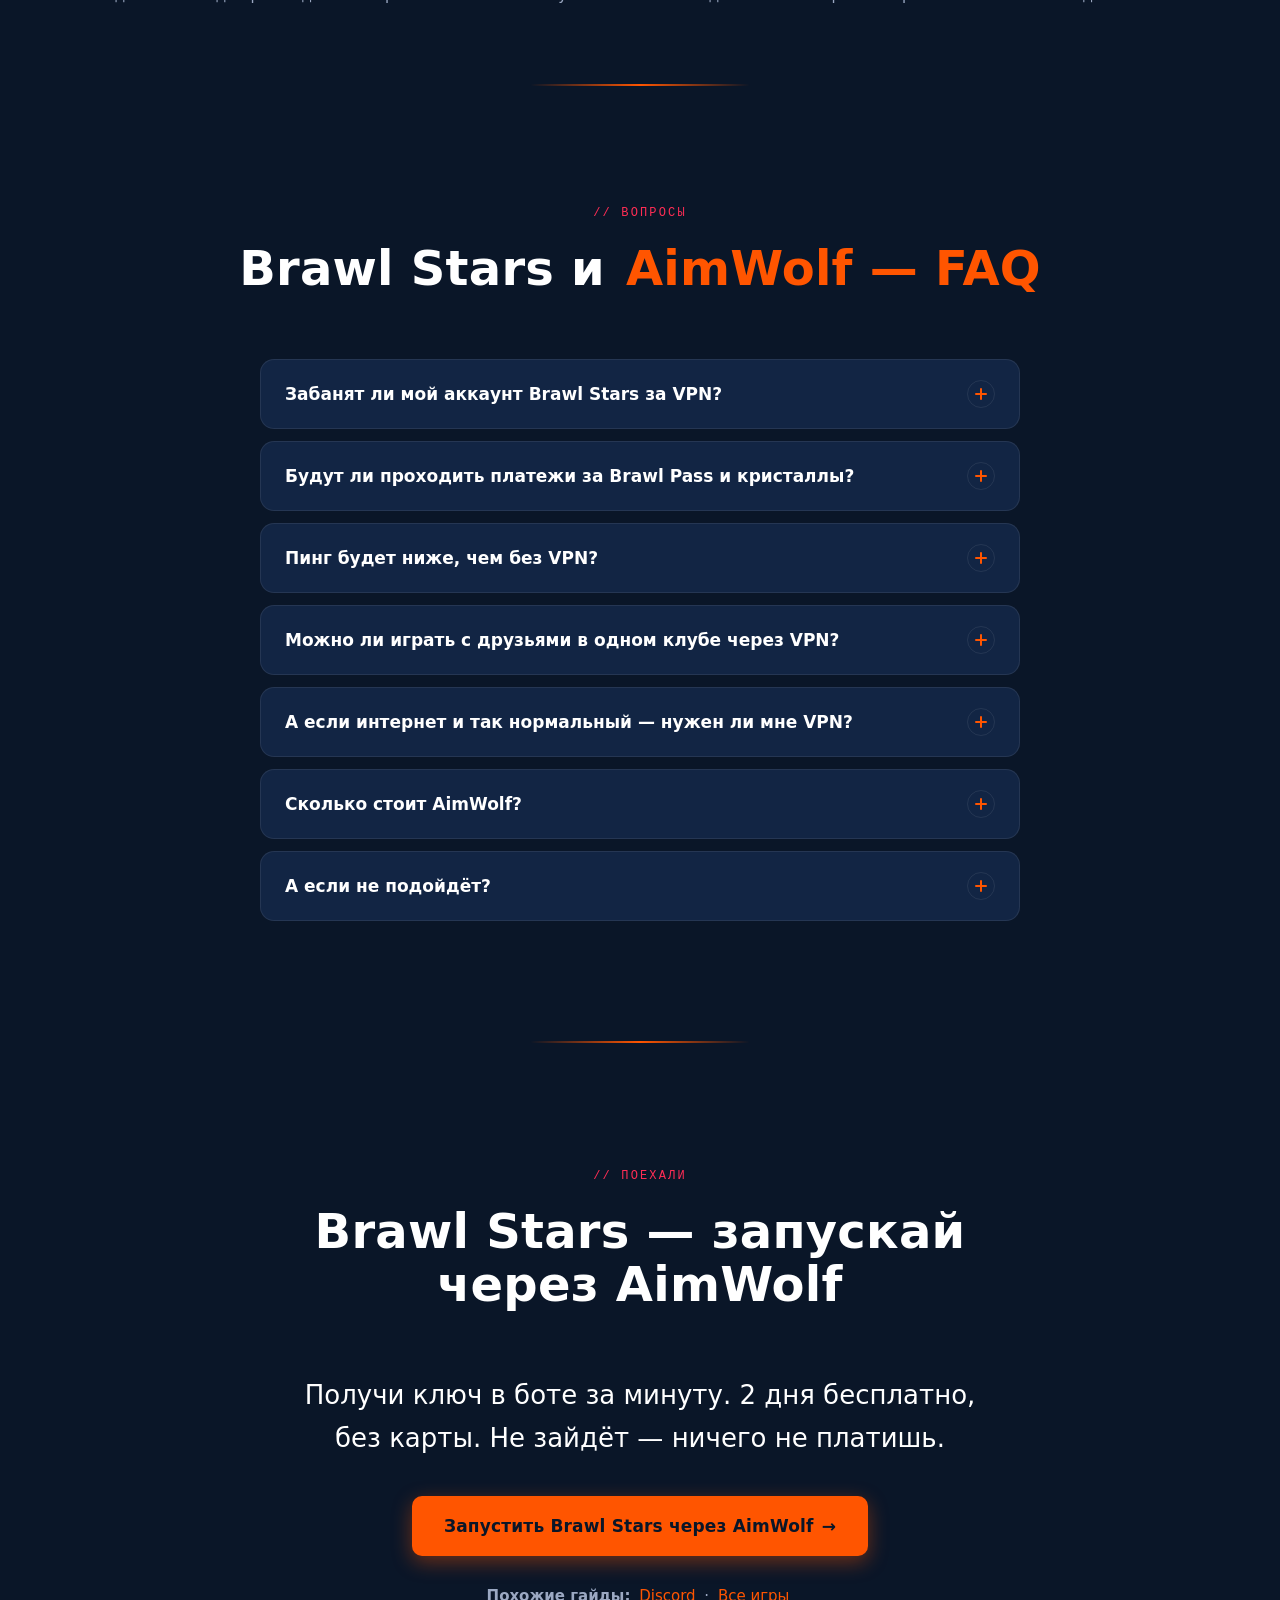
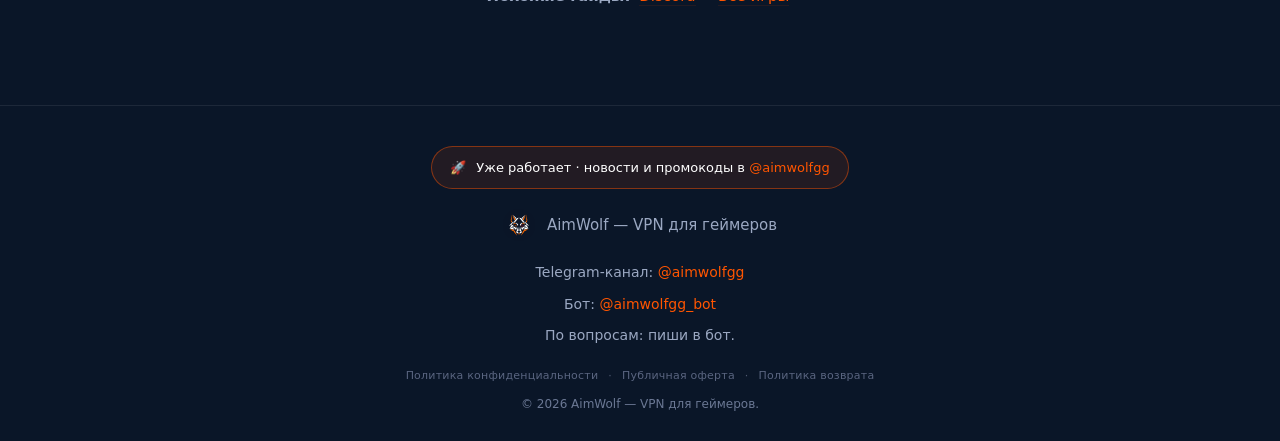
<file: brawl-stars/index.html>
<!DOCTYPE html>
<html lang="ru">
<head>
  <meta charset="UTF-8">
  <meta name="viewport" content="width=device-width, initial-scale=1.0">
  <meta name="theme-color" content="#0A1628">

  <meta http-equiv="Content-Security-Policy"
        content="default-src 'self'; img-src 'self' data:; style-src 'self' https://fonts.googleapis.com; font-src https://fonts.gstatic.com; script-src 'self'; base-uri 'self'; form-action 'self';">
  <meta http-equiv="X-Content-Type-Options" content="nosniff">
  <meta name="referrer" content="strict-origin-when-cross-origin">

  <!-- SEO -->
  <title>Brawl Stars не открывается? Зависает на загрузке? Решение — AimWolf</title>
  <meta name="description" content="Brawl Stars не запускается, висит на загрузке, не идут платежи за пропуск. Что проверить за 2 минуты и как стабильно играть через AimWolf. 2 дня бесплатно, без карты.">
  <link rel="canonical" href="https://aimwolf.fun/brawl-stars/">

  <!-- Open Graph -->
  <meta property="og:type" content="article">
  <meta property="og:title" content="Brawl Stars не открывается? Решение за 2 минуты — AimWolf">
  <meta property="og:description" content="Бесконечная загрузка, не идут платежи за пропуск, не подключается к серверам — что проверить и как стабильно играть через AimWolf.">
  <meta property="og:image" content="https://aimwolf.fun/assets/og/brawl-stars.jpg">
  <meta property="og:url" content="https://aimwolf.fun/brawl-stars/">
  <meta property="og:locale" content="ru_RU">
  <meta name="twitter:card" content="summary_large_image">

  <link rel="icon" type="image/png" href="/assets/img/logo.jpg">

  <link rel="preconnect" href="https://fonts.googleapis.com">
  <link rel="preconnect" href="https://fonts.gstatic.com" crossorigin>
  <link rel="stylesheet" href="https://fonts.googleapis.com/css2?family=Russo+One&family=Inter:wght@400;500;600;700&family=JetBrains+Mono:wght@500&display=swap">

  <link rel="stylesheet" href="/assets/css/styles.css">
  <link rel="stylesheet" href="/assets/css/game-page.css">

  <!-- Структурированные данные: страница-гайд + FAQ для rich-snippets в Google -->
  <script type="application/ld+json">
  {
    "@context": "https://schema.org",
    "@type": "FAQPage",
    "mainEntity": [
      {
        "@type": "Question",
        "name": "Почему Brawl Stars не открывается и зависает на загрузке?",
        "acceptedAnswer": {
          "@type": "Answer",
          "text": "Чаще всего — нестабильный маршрут до серверов Supercell в Финляндии. Игра не может пройти первичный handshake с сервером, и зависает на бесконечной загрузке. AimWolf даёт прямой стабильный канал до европейских серверов и убирает обрывы."
        }
      },
      {
        "@type": "Question",
        "name": "Почему не идут платежи за Brawl Pass и кристаллы?",
        "acceptedAnswer": {
          "@type": "Answer",
          "text": "Платёж в Brawl Stars проходит через Google Play или App Store, которые маршрутизируют запрос в платёжный шлюз Supercell. Если на любом шаге канал нестабильный — платёж падает. Через AimWolf путь короче и стабильнее, оплата проходит."
        }
      },
      {
        "@type": "Question",
        "name": "Забанят ли мой аккаунт Brawl Stars за использование VPN?",
        "acceptedAnswer": {
          "@type": "Answer",
          "text": "Supercell не банит за сам факт VPN. Бан возможен за резкую смену IP посреди матча — поэтому правило: включай AimWolf до запуска игры и не выключай до выхода. Так подключение остаётся стабильным."
        }
      },
      {
        "@type": "Question",
        "name": "Будет ли пинг ниже, если играть через VPN?",
        "acceptedAnswer": {
          "@type": "Answer",
          "text": "Да, при условии что маршрут без VPN был нестабильным с потерями пакетов. AimWolf держит пинг 30-80 мс до европейских серверов, что для Brawl Stars комфортно (игра не требует супернизкого пинга, но требует стабильности)."
        }
      },
      {
        "@type": "Question",
        "name": "Сколько стоит и можно ли попробовать бесплатно?",
        "acceptedAnswer": {
          "@type": "Answer",
          "text": "2 дня бесплатно, без карты — заходишь в @aimwolfgg_bot, получаешь ключ. Если зашло — дальше от 99 ₽ за 10 дней. Если нет — ничего не платишь, просто не продлеваешь."
        }
      },
      {
        "@type": "Question",
        "name": "Работает ли AimWolf на iPhone и Android?",
        "acceptedAnswer": {
          "@type": "Answer",
          "text": "Да. На Android — клиент V2RayTun (бесплатный, в Google Play). На iPhone — Happ (бесплатный, в App Store). Бот в Telegram даёт пошаговую инструкцию под твою платформу — настройка занимает 2 минуты."
        }
      }
    ]
  }
  </script>
</head>
<body>

  <!-- ============== HEADER ============== -->
  <header class="site-header">
    <div class="container site-header__inner">
      <a href="/" class="site-header__brand" aria-label="AimWolf — на главную">
        <img src="/assets/img/logo.jpg" alt="" class="site-header__logo" width="40" height="40">
        <span class="site-header__name">AimWolf</span>
      </a>
      <a href="https://t.me/aimwolfgg"
         class="btn btn--primary btn--small"
         target="_blank"
         rel="noopener noreferrer">
        Telegram
      </a>
    </div>
  </header>

  <main id="top">

    <!-- ============== HERO ============== -->
    <section class="game-hero">
      <div class="container game-hero__inner">
        <nav class="game-hero__crumbs" aria-label="Хлебные крошки">
          <a href="/">Главная</a>
          <span aria-hidden="true">›</span>
          <a href="/#games">Игры</a>
          <span aria-hidden="true">›</span>
          <span>Brawl Stars</span>
        </nav>

        <div class="game-hero__head">
          <img src="/assets/img/games/brawlstars.png" alt="" width="72" height="72" class="game-hero__icon">
          <div>
            <span class="section-tag">// BRAWL STARS</span>
            <h1 class="game-hero__title">
              Brawl Stars не открывается? Зависает на загрузке?
              <span class="game-hero__title-accent">Решим за 2 минуты.</span>
            </h1>
          </div>
        </div>

        <p class="game-hero__lead">
          Бесконечная загрузка после обновления, не идут платежи за Brawl Pass, друзья в клубе оффлайн — это не твой телефон и не твой роутер. Дело в маршруте до серверов. Объясняем что происходит и как починить.
        </p>

        <div class="game-hero__ctas">
          <a href="https://t.me/aimwolfgg_bot"
             class="btn btn--primary btn--large"
             target="_blank"
             rel="noopener noreferrer">
            Запустить через AimWolf
            <span class="btn__arrow" aria-hidden="true">→</span>
          </a>
          <a href="#fix" class="btn btn--ghost btn--large">
            Сначала проверить за 2 мин
            <span class="btn__arrow" aria-hidden="true">↓</span>
          </a>
        </div>

        <p class="game-hero__fomo">
          <span aria-hidden="true">🎁</span>
          <span>2 дня бесплатно — без карты. Просто получи ключ в боте.</span>
        </p>
      </div>
    </section>

    <!-- ============== БЫСТРЫЙ ТЕСТ ============== -->
    <section class="guide-section" id="fix">
      <div class="container">
        <span class="section-tag">// БЫСТРЫЙ ТЕСТ</span>
        <h2 class="section-title">
          Проверь за 2 минуты —
          <span class="section-title__accent">в таком порядке.</span>
        </h2>

        <ol class="guide-steps">
          <li class="guide-step">
            <span class="guide-step__num">1</span>
            <div>
              <h3 class="guide-step__title">Перезапусти игру и проверь другие приложения</h3>
              <p>Полностью закрой Brawl Stars (свайп из недавних приложений) и открой заново. Параллельно — открой TikTok или YouTube. Если они тоже тормозят — проблема в твоём интернете, перезагрузи Wi-Fi роутер или переключись на мобильный интернет.</p>
            </div>
          </li>
          <li class="guide-step">
            <span class="guide-step__num">2</span>
            <div>
              <h3 class="guide-step__title">Проверь дату и время на телефоне</h3>
              <p>Звучит глупо, но сбитая дата ломает шифрование при подключении к серверам. Зайди в Настройки → Дата и время → включи «автоматически». Это 10 секунд, и в 1 случае из 20 это всё, что нужно.</p>
            </div>
          </li>
          <li class="guide-step">
            <span class="guide-step__num">3</span>
            <div>
              <h3 class="guide-step__title">Запусти через AimWolf — 2 минуты, бесплатно</h3>
              <p>Если первые два пункта не помогли — дело в маршруте до серверов Supercell. AimWolf даёт прямой стабильный канал до Европы. Открываешь бота <a href="https://t.me/aimwolfgg_bot" target="_blank" rel="noopener noreferrer">@aimwolfgg_bot</a>, получаешь ключ, ставишь V2RayTun (Android) или Happ (iPhone) — игра запускается.</p>
            </div>
          </li>
        </ol>
      </div>
    </section>

    <!-- ============== ПОЧЕМУ ============== -->
    <section class="guide-section guide-section--alt">
      <div class="container">
        <span class="section-tag">// ПОЧЕМУ ТАК</span>
        <h2 class="section-title">
          Почему Brawl Stars тормозит у одних,
          <span class="section-title__accent">а у других нет.</span>
        </h2>

        <div class="guide-why">
          <div class="guide-why__card">
            <h3>География серверов</h3>
            <p>Серверы Supercell стоят в Финляндии и Ирландии. От Москвы до них трафик идёт через 8-12 промежуточных узлов разных операторов. Если хоть один узел перегружен — пакеты теряются, игра уходит в бесконечную загрузку.</p>
          </div>
          <div class="guide-why__card">
            <h3>Нестабильный маршрут</h3>
            <p>У домашнего и мобильного провайдеров маршрут до Финляндии может меняться каждые несколько минут. Это нормально для просмотра видео — там работает буферизация. Для мультиплеерной игры — катастрофа: одна потеря пакета, и тебя выкидывает.</p>
          </div>
          <div class="guide-why__card">
            <h3>Платёжный шлюз тоже за рубежом</h3>
            <p>Платежи за Brawl Pass и кристаллы проходят через Google Play или App Store, и дальше — в платёжный шлюз Supercell. Если по дороге хоть один шаг отвалился, платёж падает с ошибкой «попробуйте позже» — а деньги могут списаться или нет, как повезёт.</p>
          </div>
          <div class="guide-why__card">
            <h3>Что даёт AimWolf</h3>
            <p>Один прямой канал до европейских серверов вместо случайного маршрута. Пинг 30-80 мс, стабильный без обрывов. Игра подключается с первого раза, платежи проходят, друзья в клубе видны онлайн.</p>
          </div>
        </div>
      </div>
    </section>

    <!-- ============== КАК НАСТРОИТЬ ============== -->
    <section class="guide-section" id="setup">
      <div class="container">
        <span class="section-tag">// НАСТРОЙКА</span>
        <h2 class="section-title">
          Как настроить за
          <span class="section-title__accent">2 минуты.</span>
        </h2>
        <p class="guide-lead">
          Без удаления игры, без переустановки винды, без танцев с DNS. Просто получаешь ключ в боте и подключаешь — игра сразу заходит.
        </p>

        <div class="guide-howto">
          <article class="guide-howto__card">
            <h3 class="guide-howto__title">📱 Android</h3>
            <ol class="guide-howto__list">
              <li>Открой бота <a href="https://t.me/aimwolfgg_bot" target="_blank" rel="noopener noreferrer">@aimwolfgg_bot</a> в Telegram и нажми <strong>/start</strong>.</li>
              <li>Тапни «🔑 Получить ключ» — бот пришлёт твою персональную ссылку-подписку.</li>
              <li>Поставь приложение <strong>V2RayTun</strong> из Google Play (бесплатное).</li>
              <li>Вернись в бота и тапни «Открыть в V2RayTun» — подписка добавится автоматически.</li>
              <li>Включи переключатель в V2RayTun → запускай Brawl Stars.</li>
            </ol>
          </article>

          <article class="guide-howto__card">
            <h3 class="guide-howto__title">🍏 iPhone / iPad</h3>
            <ol class="guide-howto__list">
              <li>Открой бота <a href="https://t.me/aimwolfgg_bot" target="_blank" rel="noopener noreferrer">@aimwolfgg_bot</a> в Telegram и нажми <strong>/start</strong>.</li>
              <li>Тапни «🔑 Получить ключ» — скопируй ссылку (моноширинный шрифт, тап копирует).</li>
              <li>Поставь приложение <strong>Happ</strong> из App Store (бесплатное).</li>
              <li>Открой Happ — оно само предложит добавить ссылку из буфера обмена. Нажми «Да».</li>
              <li>Включи в Happ переключатель → запускай Brawl Stars.</li>
            </ol>
          </article>
        </div>

        <p class="guide-note">
          Подключился один раз — дальше игра помнит ключ и запускается сама. Когда захочешь играть — просто включай VPN в одно касание.
        </p>
      </div>
    </section>

    <!-- ============== FAQ ============== -->
    <section class="faq" id="faq">
      <div class="container">
        <span class="section-tag">// ВОПРОСЫ</span>
        <h2 class="section-title">
          Brawl Stars и
          <span class="section-title__accent">AimWolf — FAQ</span>
        </h2>

        <div class="faq__list">

          <details class="faq-item">
            <summary class="faq-item__q">
              <span>Забанят ли мой аккаунт Brawl Stars за VPN?</span>
              <span class="faq-item__chevron" aria-hidden="true"></span>
            </summary>
            <div class="faq-item__a">
              <p>
                Supercell не банит за сам факт VPN. Бан возможен только за <strong>резкую смену IP посреди матча</strong> — поэтому правило простое: включил AimWolf до запуска игры, не выключал до выхода. Так подключение стабильное, аккаунт в безопасности.
              </p>
            </div>
          </details>

          <details class="faq-item">
            <summary class="faq-item__q">
              <span>Будут ли проходить платежи за Brawl Pass и кристаллы?</span>
              <span class="faq-item__chevron" aria-hidden="true"></span>
            </summary>
            <div class="faq-item__a">
              <p>
                Да, при условии что в Google Play / App Store привязан рабочий способ оплаты. AimWolf делает стабильным <strong>канал между телефоном и серверами Supercell</strong> — то есть платёжный запрос доходит без обрыва. Сам платёж дальше проходит как обычно.
              </p>
            </div>
          </details>

          <details class="faq-item">
            <summary class="faq-item__q">
              <span>Пинг будет ниже, чем без VPN?</span>
              <span class="faq-item__chevron" aria-hidden="true"></span>
            </summary>
            <div class="faq-item__a">
              <p>
                Если без VPN был нестабильный маршрут с потерями — <strong>да, пинг станет ниже и стабильнее</strong>. AimWolf держит 30-80 мс до европейских серверов. Если у тебя и так был хороший маршрут — большой разницы не заметишь, но Brawl Stars всё равно перестанет «вылетать» в загрузку.
              </p>
            </div>
          </details>

          <details class="faq-item">
            <summary class="faq-item__q">
              <span>Можно ли играть с друзьями в одном клубе через VPN?</span>
              <span class="faq-item__chevron" aria-hidden="true"></span>
            </summary>
            <div class="faq-item__a">
              <p>
                Да. У всех в клубе свой ключ AimWolf, серверы видят разные IP — никаких ограничений на совместную игру или общение в клубе нет. Можешь даже <strong>дать ключ другу</strong>: один аккаунт = до 5 устройств.
              </p>
            </div>
          </details>

          <details class="faq-item">
            <summary class="faq-item__q">
              <span>А если интернет и так нормальный — нужен ли мне VPN?</span>
              <span class="faq-item__chevron" aria-hidden="true"></span>
            </summary>
            <div class="faq-item__a">
              <p>
                Если Brawl Stars у тебя стабильно открывается, платежи проходят и пинг комфортный — VPN не нужен. AimWolf нужен тем, у кого <strong>игра зависает на загрузке, выкидывает в матче, не идут платежи, не видны друзья в клубе</strong>. Если ничего из этого нет — не плати, просто играй.
              </p>
            </div>
          </details>

          <details class="faq-item">
            <summary class="faq-item__q">
              <span>Сколько стоит AimWolf?</span>
              <span class="faq-item__chevron" aria-hidden="true"></span>
            </summary>
            <div class="faq-item__a">
              <p>
                <strong>2 дня бесплатно</strong> для всех, без карты. Дальше: 10 дней — 99 ₽, месяц — 249 ₽, 3 месяца — 599 ₽, полгода — 1090 ₽, год — 1990 ₽. Оплата российской картой, СБП, ЮMoney или Telegram Stars (для тех, у кого нет банковской карты).
              </p>
            </div>
          </details>

          <details class="faq-item">
            <summary class="faq-item__q">
              <span>А если не подойдёт?</span>
              <span class="faq-item__chevron" aria-hidden="true"></span>
            </summary>
            <div class="faq-item__a">
              <p>
                Сначала 2 дня триала — поймёшь, помогает ли. Если уже купил подписку — <strong>возврат в течение 24 часов</strong>, пиши в бота. Не зашло — без вопросов вернём.
              </p>
            </div>
          </details>

        </div>
      </div>
    </section>

    <!-- ============== CTA ============== -->
    <section class="status">
      <div class="container status__inner">
        <span class="section-tag">// ПОЕХАЛИ</span>
        <h2 class="section-title">Brawl Stars — запускай через AimWolf</h2>
        <p class="status__lead">
          Получи ключ в боте за минуту. 2 дня бесплатно, без карты. Не зайдёт — ничего не платишь.
        </p>

        <a href="https://t.me/aimwolfgg_bot"
           class="btn btn--primary btn--large btn--pulse"
           target="_blank"
           rel="noopener noreferrer">
          Запустить Brawl Stars через AimWolf
          <span class="btn__arrow" aria-hidden="true">→</span>
        </a>

        <p class="game-related">
          <strong>Похожие гайды:</strong>
          <a href="/discord/">Discord</a> ·
          <a href="/#games">Все игры</a>
        </p>
      </div>
    </section>

  </main>

  <!-- ============== FOOTER ============== -->
  <footer class="site-footer">
    <div class="container site-footer__inner">
      <div class="site-footer__progress">
        <span aria-hidden="true">🚀</span>
        <span>Уже работает · новости и промокоды в <a href="https://t.me/aimwolfgg" target="_blank" rel="noopener noreferrer">@aimwolfgg</a></span>
      </div>

      <div class="site-footer__brand">
        <img src="/assets/img/logo.jpg" alt="" class="site-footer__logo" width="32" height="32">
        <span>AimWolf — VPN для геймеров</span>
      </div>

      <ul class="site-footer__links">
        <li>Telegram-канал: <a href="https://t.me/aimwolfgg" target="_blank" rel="noopener noreferrer">@aimwolfgg</a></li>
        <li>Бот: <a href="https://t.me/aimwolfgg_bot" target="_blank" rel="noopener noreferrer">@aimwolfgg_bot</a></li>
        <li>По вопросам: пиши в бот.</li>
      </ul>

      <nav class="site-footer__legal-links" aria-label="Юридические документы">
        <a href="/privacy.html">Политика конфиденциальности</a>
        <span aria-hidden="true">·</span>
        <a href="/offer.html">Публичная оферта</a>
        <span aria-hidden="true">·</span>
        <a href="/refund.html">Политика возврата</a>
      </nav>

      <p class="site-footer__legal">
        © 2026 AimWolf — VPN для геймеров.
      </p>
    </div>
  </footer>

</body>
</html>
</file>
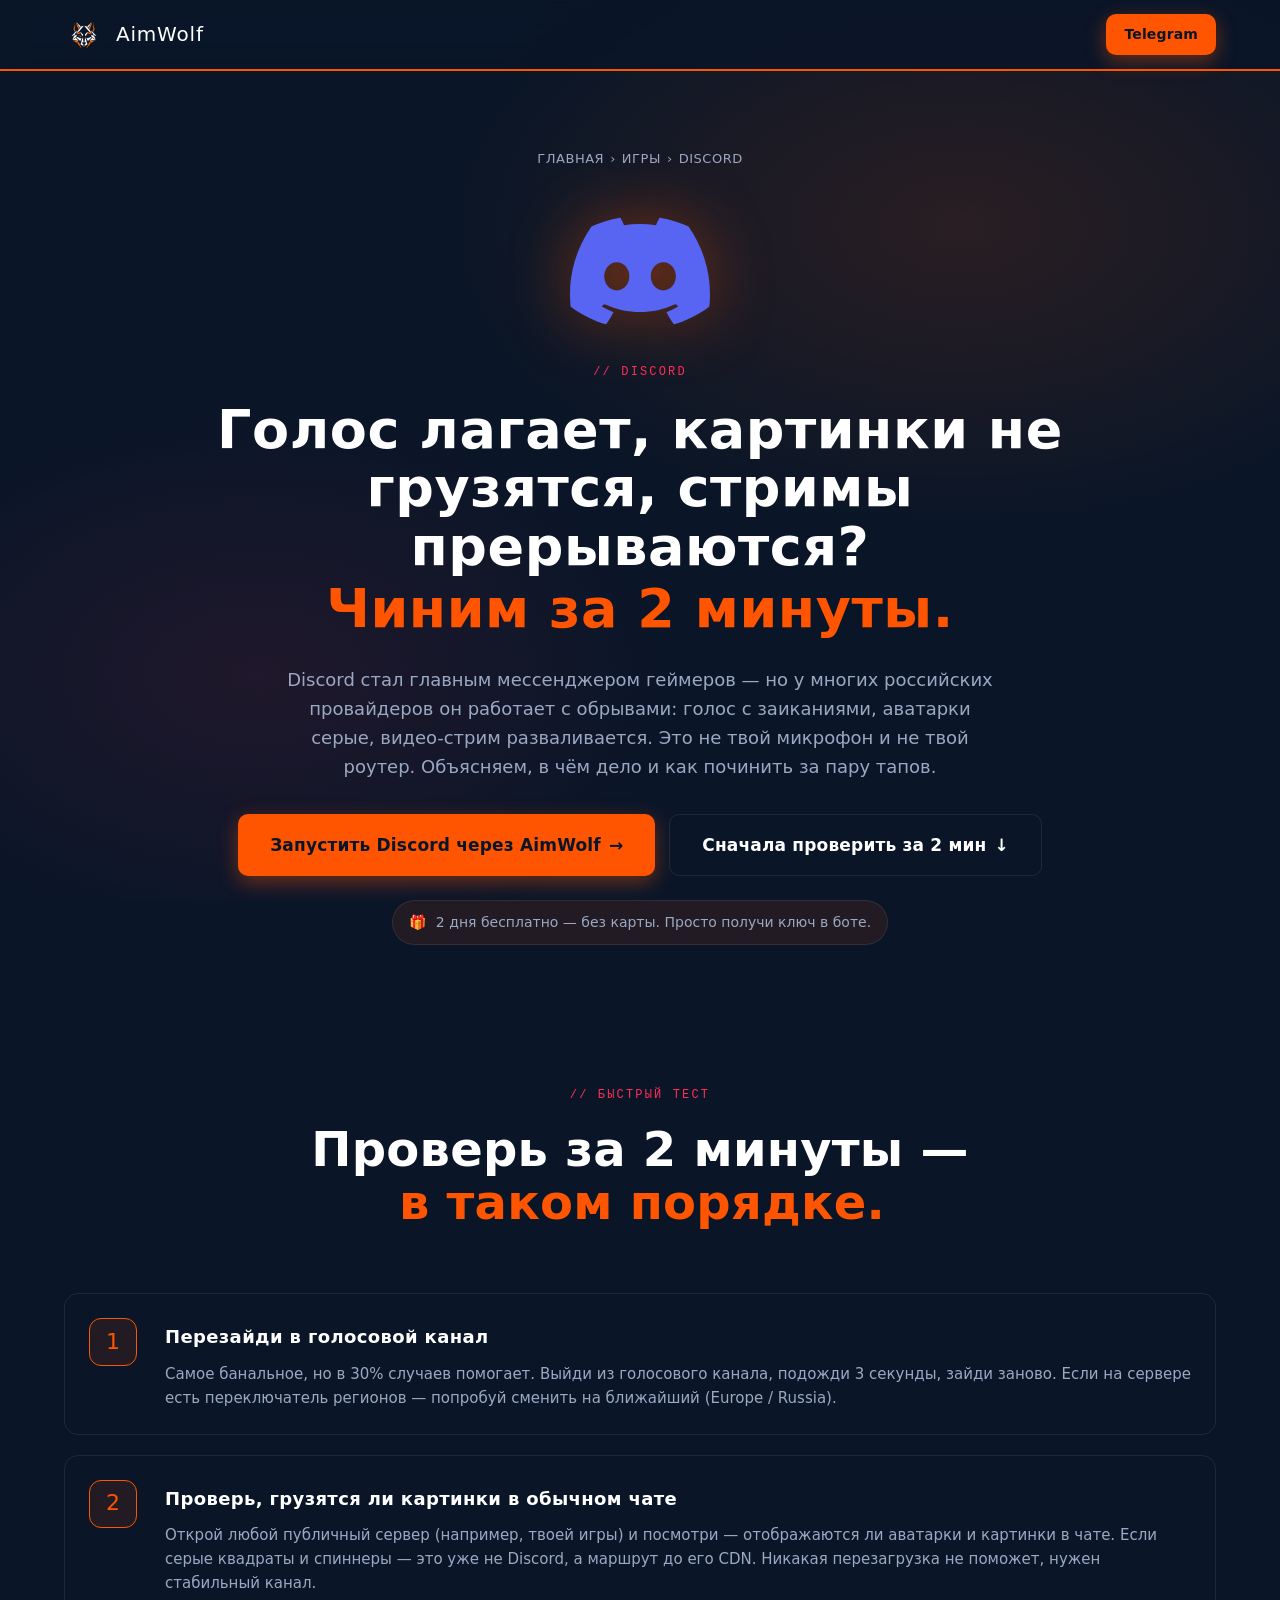
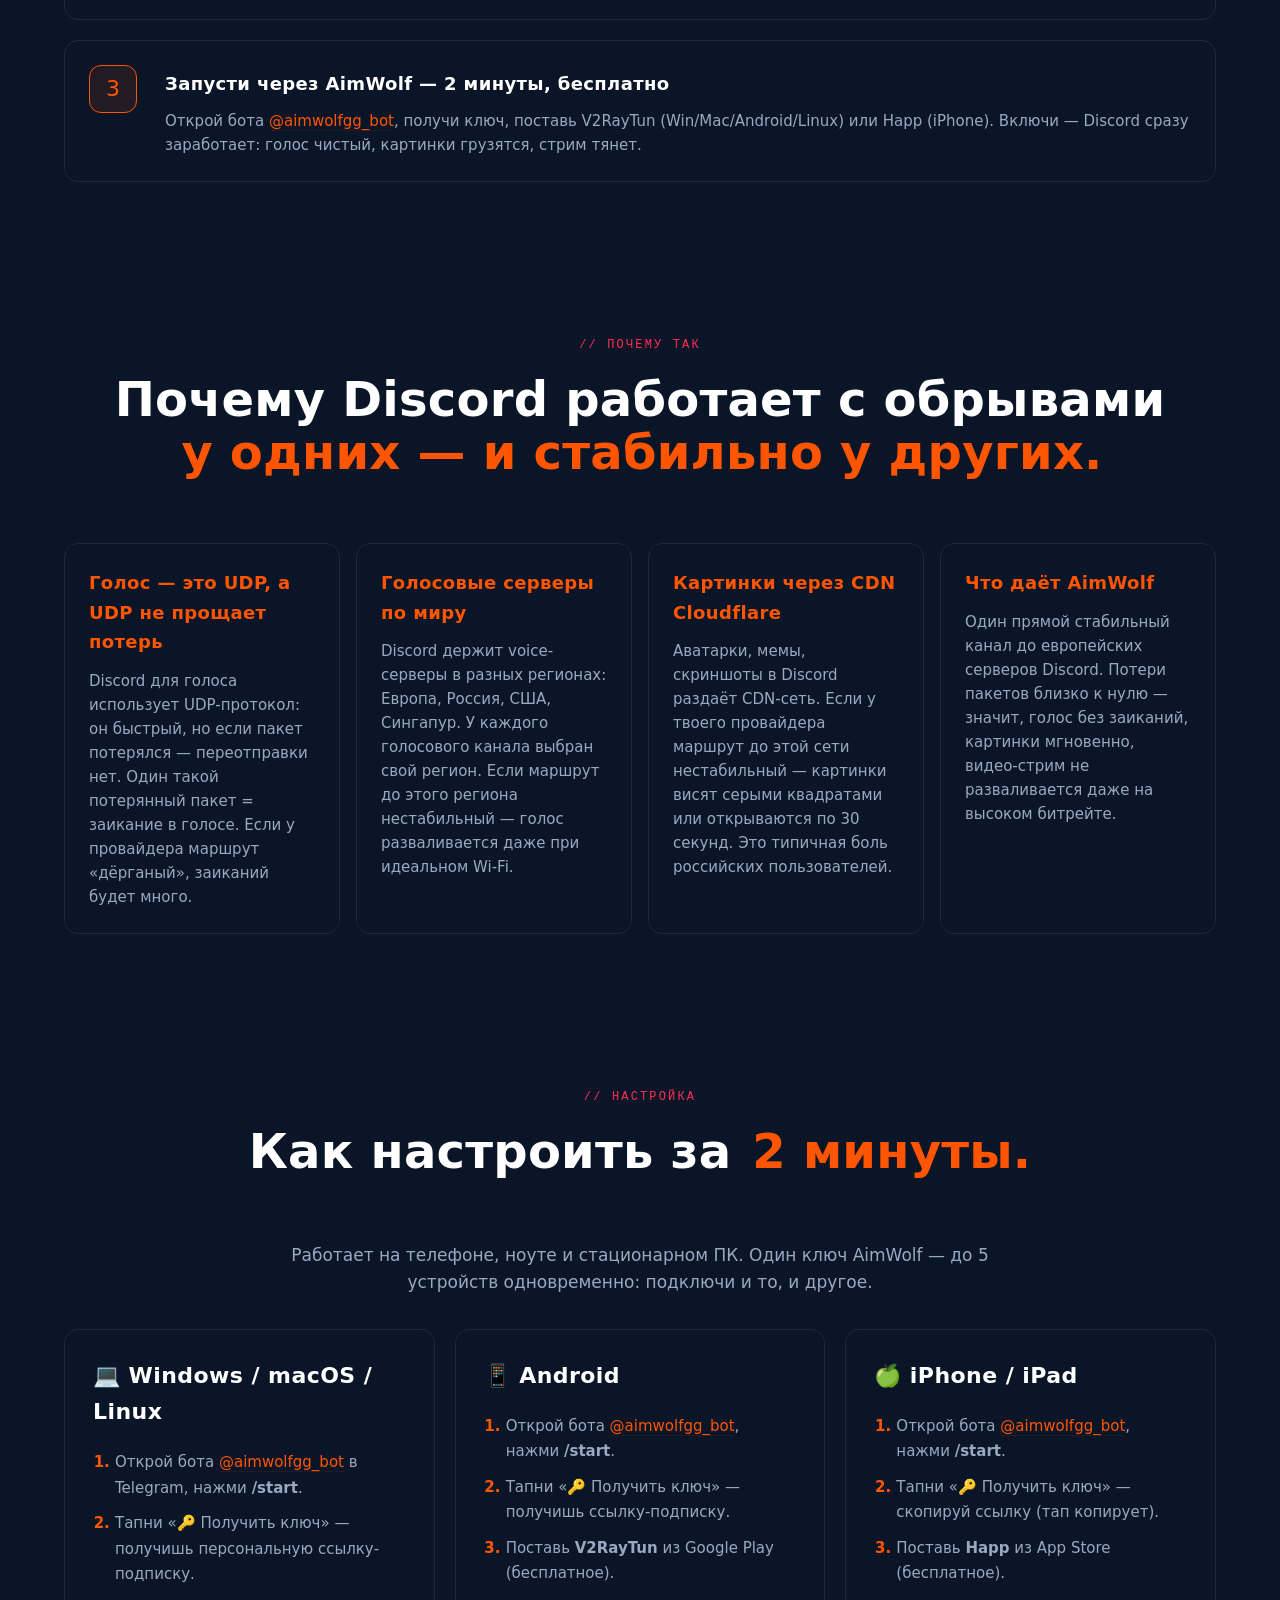
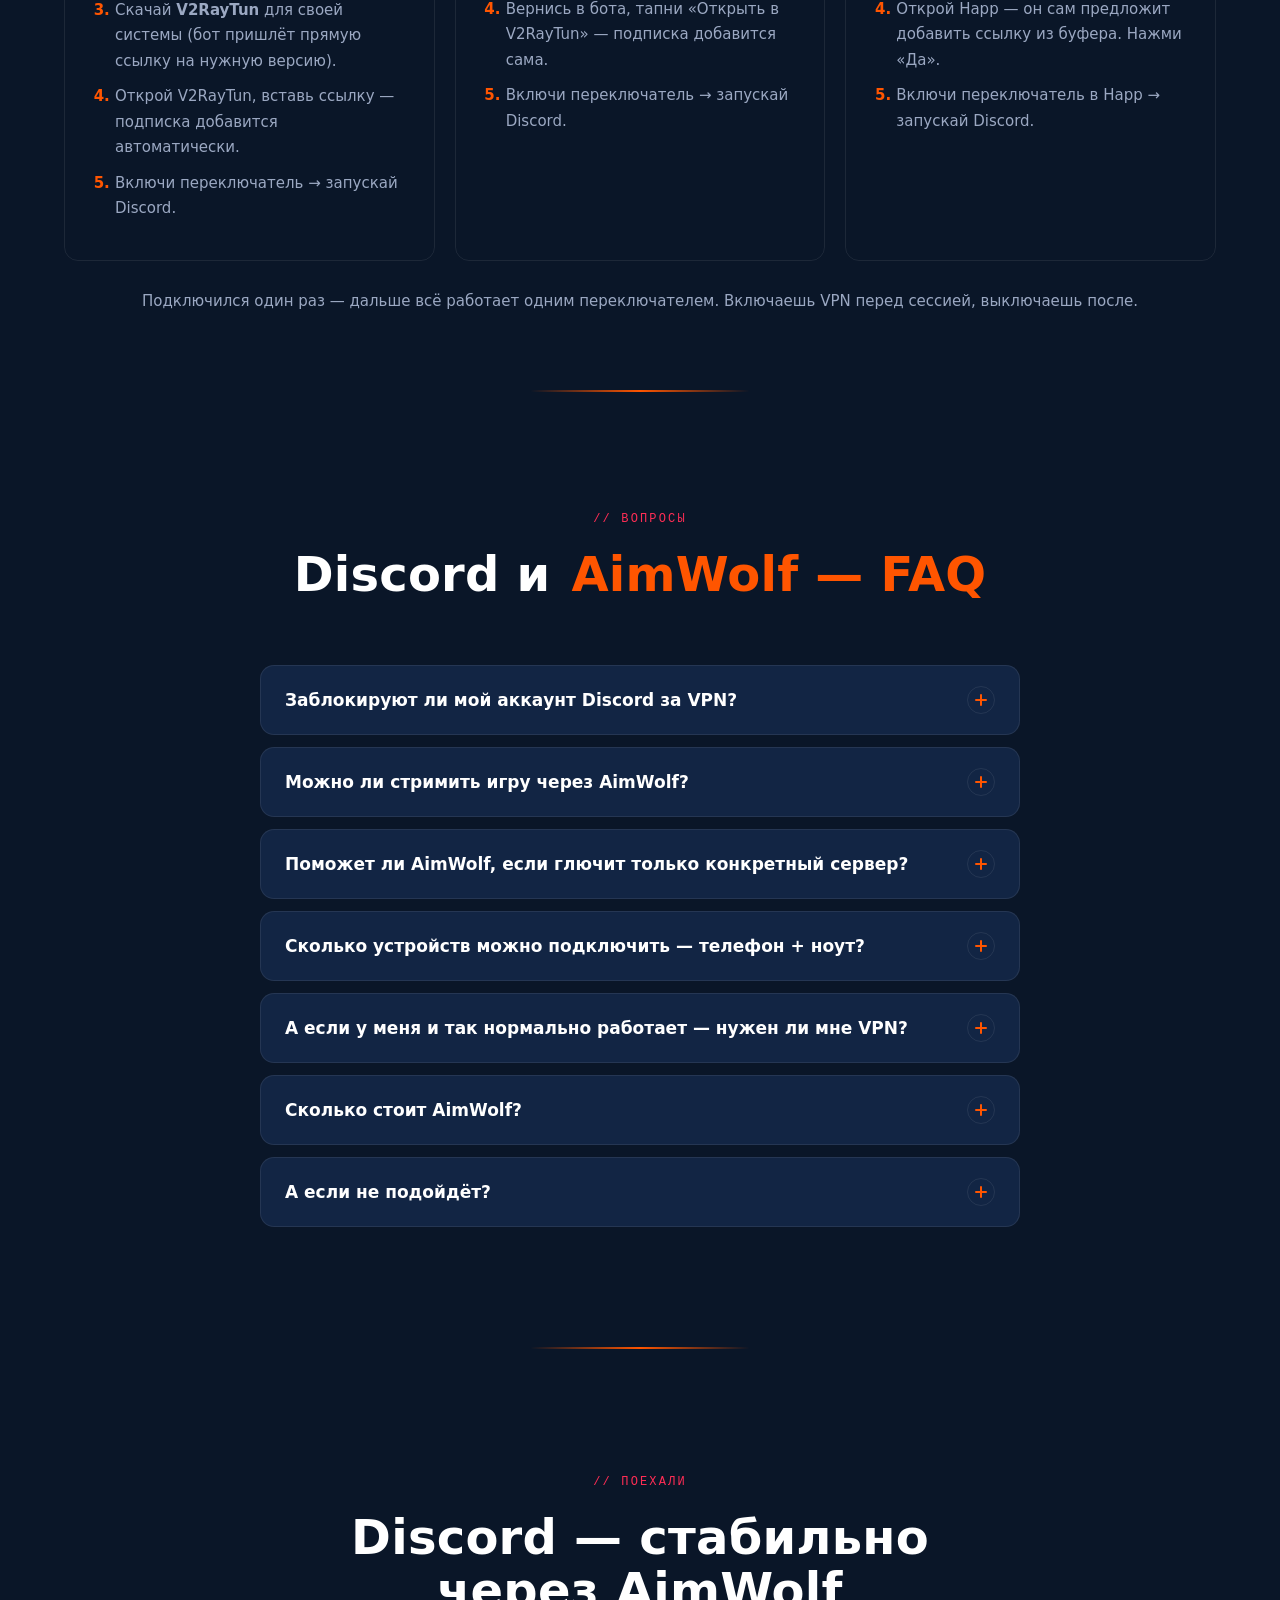
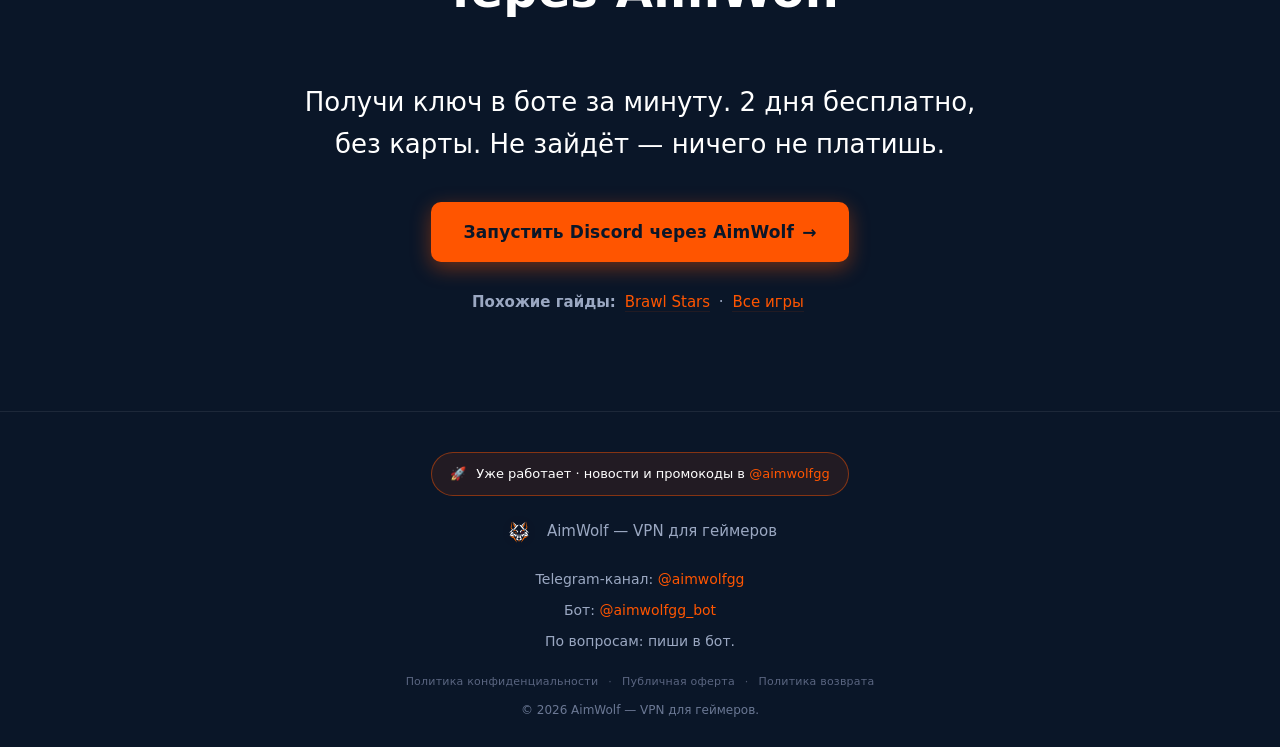
<file: discord/index.html>
<!DOCTYPE html>
<html lang="ru">
<head>
  <meta charset="UTF-8">
  <meta name="viewport" content="width=device-width, initial-scale=1.0">
  <meta name="theme-color" content="#0A1628">

  <meta http-equiv="Content-Security-Policy"
        content="default-src 'self'; img-src 'self' data:; style-src 'self' https://fonts.googleapis.com; font-src https://fonts.gstatic.com; script-src 'self'; base-uri 'self'; form-action 'self';">
  <meta http-equiv="X-Content-Type-Options" content="nosniff">
  <meta name="referrer" content="strict-origin-when-cross-origin">

  <!-- SEO -->
  <title>Discord не работает? Голос лагает, картинки не грузятся — решение AimWolf</title>
  <meta name="description" content="Discord глючит: голос с заиканиями, картинки не открываются, видео-стримы прерываются. Что проверить за 2 минуты и как стабильно общаться через AimWolf. 2 дня бесплатно.">
  <link rel="canonical" href="https://aimwolf.fun/discord/">

  <!-- Open Graph -->
  <meta property="og:type" content="article">
  <meta property="og:title" content="Discord не работает? Решение за 2 минуты — AimWolf">
  <meta property="og:description" content="Голос лагает, картинки не грузятся, стримы прерываются — что проверить и как стабильно общаться в Discord через AimWolf.">
  <meta property="og:image" content="https://aimwolf.fun/assets/og/discord.jpg">
  <meta property="og:url" content="https://aimwolf.fun/discord/">
  <meta property="og:locale" content="ru_RU">
  <meta name="twitter:card" content="summary_large_image">

  <link rel="icon" type="image/png" href="/assets/img/logo.jpg">

  <link rel="preconnect" href="https://fonts.googleapis.com">
  <link rel="preconnect" href="https://fonts.gstatic.com" crossorigin>
  <link rel="stylesheet" href="https://fonts.googleapis.com/css2?family=Russo+One&family=Inter:wght@400;500;600;700&family=JetBrains+Mono:wght@500&display=swap">

  <link rel="stylesheet" href="/assets/css/styles.css">
  <link rel="stylesheet" href="/assets/css/game-page.css">

  <!-- Структурированные данные для rich-snippets в Google -->
  <script type="application/ld+json">
  {
    "@context": "https://schema.org",
    "@type": "FAQPage",
    "mainEntity": [
      {
        "@type": "Question",
        "name": "Почему в Discord лагает голос и обрывается связь?",
        "acceptedAnswer": {
          "@type": "Answer",
          "text": "Голосовой трафик Discord чувствителен к потерям пакетов. Discord использует распределённые голосовые серверы по миру, и если маршрут до ближайшего сервера нестабильный — голос идёт с заиканиями. AimWolf даёт прямой канал, потери падают до нуля."
        }
      },
      {
        "@type": "Question",
        "name": "Почему картинки и аватарки в Discord не загружаются?",
        "acceptedAnswer": {
          "@type": "Answer",
          "text": "Картинки и медиа в Discord раздаёт CDN-сеть Cloudflare. Если у твоего провайдера маршрут до этого CDN нестабильный — картинки висят, аватарки серые. Через AimWolf маршрут стабильный, медиа подгружается мгновенно."
        }
      },
      {
        "@type": "Question",
        "name": "Можно ли стримить игру в Discord через AimWolf?",
        "acceptedAnswer": {
          "@type": "Answer",
          "text": "Да. Видео-стрим в Discord (Go Live) — это тот же voice-протокол, что и голос, только с видео-потоком. AimWolf одинаково хорошо работает и с голосом, и со стримами. Зрители будут видеть твой экран стабильно, без обрывов."
        }
      },
      {
        "@type": "Question",
        "name": "Заблокируют ли мой аккаунт Discord за использование VPN?",
        "acceptedAnswer": {
          "@type": "Answer",
          "text": "Discord не банит за VPN. Trust & Safety команда смотрит на поведение в чатах и серверах, а не на IP. Главное — не менять IP в момент звонка резко, поэтому держи AimWolf включённым на всё время сессии."
        }
      },
      {
        "@type": "Question",
        "name": "Работает ли AimWolf на ПК и ноутбуке?",
        "acceptedAnswer": {
          "@type": "Answer",
          "text": "Да. На Windows и macOS — клиент V2RayTun, на Linux тоже V2RayTun. Бот в Telegram даёт ссылку прямо на установку. Один аккаунт AimWolf — до 5 устройств: телефон, ноутбук, рабочий комп, всё одновременно."
        }
      },
      {
        "@type": "Question",
        "name": "Сколько стоит AimWolf и можно ли попробовать?",
        "acceptedAnswer": {
          "@type": "Answer",
          "text": "2 дня бесплатно, без карты — заходишь в @aimwolfgg_bot, забираешь ключ. Дальше: 10 дней — 99 ₽, месяц — 249 ₽, 3 месяца — 599 ₽. Оплата российской картой, СБП, ЮMoney или Telegram Stars."
        }
      }
    ]
  }
  </script>
</head>
<body>

  <!-- ============== HEADER ============== -->
  <header class="site-header">
    <div class="container site-header__inner">
      <a href="/" class="site-header__brand" aria-label="AimWolf — на главную">
        <img src="/assets/img/logo.jpg" alt="" class="site-header__logo" width="40" height="40">
        <span class="site-header__name">AimWolf</span>
      </a>
      <a href="https://t.me/aimwolfgg"
         class="btn btn--primary btn--small"
         target="_blank"
         rel="noopener noreferrer">
        Telegram
      </a>
    </div>
  </header>

  <main id="top">

    <!-- ============== HERO ============== -->
    <section class="game-hero">
      <div class="container game-hero__inner">
        <nav class="game-hero__crumbs" aria-label="Хлебные крошки">
          <a href="/">Главная</a>
          <span aria-hidden="true">›</span>
          <a href="/#games">Игры</a>
          <span aria-hidden="true">›</span>
          <span>Discord</span>
        </nav>

        <div class="game-hero__head">
          <img src="/assets/img/games/discord.svg" alt="" width="72" height="72" class="game-hero__icon">
          <div>
            <span class="section-tag">// DISCORD</span>
            <h1 class="game-hero__title">
              Голос лагает, картинки не грузятся, стримы прерываются?
              <span class="game-hero__title-accent">Чиним за 2 минуты.</span>
            </h1>
          </div>
        </div>

        <p class="game-hero__lead">
          Discord стал главным мессенджером геймеров — но у многих российских провайдеров он работает с обрывами: голос с заиканиями, аватарки серые, видео-стрим разваливается. Это не твой микрофон и не твой роутер. Объясняем, в чём дело и как починить за пару тапов.
        </p>

        <div class="game-hero__ctas">
          <a href="https://t.me/aimwolfgg_bot"
             class="btn btn--primary btn--large"
             target="_blank"
             rel="noopener noreferrer">
            Запустить Discord через AimWolf
            <span class="btn__arrow" aria-hidden="true">→</span>
          </a>
          <a href="#fix" class="btn btn--ghost btn--large">
            Сначала проверить за 2 мин
            <span class="btn__arrow" aria-hidden="true">↓</span>
          </a>
        </div>

        <p class="game-hero__fomo">
          <span aria-hidden="true">🎁</span>
          <span>2 дня бесплатно — без карты. Просто получи ключ в боте.</span>
        </p>
      </div>
    </section>

    <!-- ============== БЫСТРЫЙ ТЕСТ ============== -->
    <section class="guide-section" id="fix">
      <div class="container">
        <span class="section-tag">// БЫСТРЫЙ ТЕСТ</span>
        <h2 class="section-title">
          Проверь за 2 минуты —
          <span class="section-title__accent">в таком порядке.</span>
        </h2>

        <ol class="guide-steps">
          <li class="guide-step">
            <span class="guide-step__num">1</span>
            <div>
              <h3 class="guide-step__title">Перезайди в голосовой канал</h3>
              <p>Самое банальное, но в 30% случаев помогает. Выйди из голосового канала, подожди 3 секунды, зайди заново. Если на сервере есть переключатель регионов — попробуй сменить на ближайший (Europe / Russia).</p>
            </div>
          </li>
          <li class="guide-step">
            <span class="guide-step__num">2</span>
            <div>
              <h3 class="guide-step__title">Проверь, грузятся ли картинки в обычном чате</h3>
              <p>Открой любой публичный сервер (например, твоей игры) и посмотри — отображаются ли аватарки и картинки в чате. Если серые квадраты и спиннеры — это уже не Discord, а маршрут до его CDN. Никакая перезагрузка не поможет, нужен стабильный канал.</p>
            </div>
          </li>
          <li class="guide-step">
            <span class="guide-step__num">3</span>
            <div>
              <h3 class="guide-step__title">Запусти через AimWolf — 2 минуты, бесплатно</h3>
              <p>Открой бота <a href="https://t.me/aimwolfgg_bot" target="_blank" rel="noopener noreferrer">@aimwolfgg_bot</a>, получи ключ, поставь V2RayTun (Win/Mac/Android/Linux) или Happ (iPhone). Включи — Discord сразу заработает: голос чистый, картинки грузятся, стрим тянет.</p>
            </div>
          </li>
        </ol>
      </div>
    </section>

    <!-- ============== ПОЧЕМУ ============== -->
    <section class="guide-section guide-section--alt">
      <div class="container">
        <span class="section-tag">// ПОЧЕМУ ТАК</span>
        <h2 class="section-title">
          Почему Discord работает с обрывами
          <span class="section-title__accent">у одних — и стабильно у других.</span>
        </h2>

        <div class="guide-why">
          <div class="guide-why__card">
            <h3>Голос — это UDP, а UDP не прощает потерь</h3>
            <p>Discord для голоса использует UDP-протокол: он быстрый, но если пакет потерялся — переотправки нет. Один такой потерянный пакет = заикание в голосе. Если у провайдера маршрут «дёрганый», заиканий будет много.</p>
          </div>
          <div class="guide-why__card">
            <h3>Голосовые серверы по миру</h3>
            <p>Discord держит voice-серверы в разных регионах: Европа, Россия, США, Сингапур. У каждого голосового канала выбран свой регион. Если маршрут до этого региона нестабильный — голос разваливается даже при идеальном Wi-Fi.</p>
          </div>
          <div class="guide-why__card">
            <h3>Картинки через CDN Cloudflare</h3>
            <p>Аватарки, мемы, скриншоты в Discord раздаёт CDN-сеть. Если у твоего провайдера маршрут до этой сети нестабильный — картинки висят серыми квадратами или открываются по 30 секунд. Это типичная боль российских пользователей.</p>
          </div>
          <div class="guide-why__card">
            <h3>Что даёт AimWolf</h3>
            <p>Один прямой стабильный канал до европейских серверов Discord. Потери пакетов близко к нулю — значит, голос без заиканий, картинки мгновенно, видео-стрим не разваливается даже на высоком битрейте.</p>
          </div>
        </div>
      </div>
    </section>

    <!-- ============== КАК НАСТРОИТЬ ============== -->
    <section class="guide-section" id="setup">
      <div class="container">
        <span class="section-tag">// НАСТРОЙКА</span>
        <h2 class="section-title">
          Как настроить за
          <span class="section-title__accent">2 минуты.</span>
        </h2>
        <p class="guide-lead">
          Работает на телефоне, ноуте и стационарном ПК. Один ключ AimWolf — до 5 устройств одновременно: подключи и то, и другое.
        </p>

        <div class="guide-howto">
          <article class="guide-howto__card">
            <h3 class="guide-howto__title">💻 Windows / macOS / Linux</h3>
            <ol class="guide-howto__list">
              <li>Открой бота <a href="https://t.me/aimwolfgg_bot" target="_blank" rel="noopener noreferrer">@aimwolfgg_bot</a> в Telegram, нажми <strong>/start</strong>.</li>
              <li>Тапни «🔑 Получить ключ» — получишь персональную ссылку-подписку.</li>
              <li>Скачай <strong>V2RayTun</strong> для своей системы (бот пришлёт прямую ссылку на нужную версию).</li>
              <li>Открой V2RayTun, вставь ссылку — подписка добавится автоматически.</li>
              <li>Включи переключатель → запускай Discord.</li>
            </ol>
          </article>

          <article class="guide-howto__card">
            <h3 class="guide-howto__title">📱 Android</h3>
            <ol class="guide-howto__list">
              <li>Открой бота <a href="https://t.me/aimwolfgg_bot" target="_blank" rel="noopener noreferrer">@aimwolfgg_bot</a>, нажми <strong>/start</strong>.</li>
              <li>Тапни «🔑 Получить ключ» — получишь ссылку-подписку.</li>
              <li>Поставь <strong>V2RayTun</strong> из Google Play (бесплатное).</li>
              <li>Вернись в бота, тапни «Открыть в V2RayTun» — подписка добавится сама.</li>
              <li>Включи переключатель → запускай Discord.</li>
            </ol>
          </article>

          <article class="guide-howto__card">
            <h3 class="guide-howto__title">🍏 iPhone / iPad</h3>
            <ol class="guide-howto__list">
              <li>Открой бота <a href="https://t.me/aimwolfgg_bot" target="_blank" rel="noopener noreferrer">@aimwolfgg_bot</a>, нажми <strong>/start</strong>.</li>
              <li>Тапни «🔑 Получить ключ» — скопируй ссылку (тап копирует).</li>
              <li>Поставь <strong>Happ</strong> из App Store (бесплатное).</li>
              <li>Открой Happ — он сам предложит добавить ссылку из буфера. Нажми «Да».</li>
              <li>Включи переключатель в Happ → запускай Discord.</li>
            </ol>
          </article>
        </div>

        <p class="guide-note">
          Подключился один раз — дальше всё работает одним переключателем. Включаешь VPN перед сессией, выключаешь после.
        </p>
      </div>
    </section>

    <!-- ============== FAQ ============== -->
    <section class="faq" id="faq">
      <div class="container">
        <span class="section-tag">// ВОПРОСЫ</span>
        <h2 class="section-title">
          Discord и
          <span class="section-title__accent">AimWolf — FAQ</span>
        </h2>

        <div class="faq__list">

          <details class="faq-item">
            <summary class="faq-item__q">
              <span>Заблокируют ли мой аккаунт Discord за VPN?</span>
              <span class="faq-item__chevron" aria-hidden="true"></span>
            </summary>
            <div class="faq-item__a">
              <p>
                Discord не банит за сам факт VPN — команда Trust &amp; Safety смотрит на поведение в чатах, а не на IP. Главное правило: <strong>не меняй IP в середине звонка резко</strong> — включай AimWolf до запуска Discord и держи весь сеанс.
              </p>
            </div>
          </details>

          <details class="faq-item">
            <summary class="faq-item__q">
              <span>Можно ли стримить игру через AimWolf?</span>
              <span class="faq-item__chevron" aria-hidden="true"></span>
            </summary>
            <div class="faq-item__a">
              <p>
                Да. Discord Go Live — это тот же voice-протокол с добавленным видео-потоком. AimWolf одинаково хорошо тянет и голос, и стрим, и звук игры. Зрители будут видеть стабильную картинку, без «зависших» кадров и разрывов.
              </p>
            </div>
          </details>

          <details class="faq-item">
            <summary class="faq-item__q">
              <span>Поможет ли AimWolf, если глючит только конкретный сервер?</span>
              <span class="faq-item__chevron" aria-hidden="true"></span>
            </summary>
            <div class="faq-item__a">
              <p>
                Скорее всего да, но есть нюанс. Если глючит <strong>один сервер</strong>, у него может быть выбран неудобный голосовой регион (например, US East). Сначала попроси админа сервера сменить регион (Server Settings → Voice Channel → Region). Если не помогло — AimWolf исправит маршрут.
              </p>
            </div>
          </details>

          <details class="faq-item">
            <summary class="faq-item__q">
              <span>Сколько устройств можно подключить — телефон + ноут?</span>
              <span class="faq-item__chevron" aria-hidden="true"></span>
            </summary>
            <div class="faq-item__a">
              <p>
                <strong>До 5 устройств одновременно</strong> на один аккаунт. Телефон, личный ноут, рабочий ноут, планшет, ПК — всё под одним ключом. Discord можно держать включённым везде, как привык.
              </p>
            </div>
          </details>

          <details class="faq-item">
            <summary class="faq-item__q">
              <span>А если у меня и так нормально работает — нужен ли мне VPN?</span>
              <span class="faq-item__chevron" aria-hidden="true"></span>
            </summary>
            <div class="faq-item__a">
              <p>
                Если голос чистый, картинки грузятся, стрим тянет — VPN не нужен. AimWolf нужен тем, у кого <strong>заикается голос, серые аватарки, разваливается стрим, открываются картинки по 30 секунд</strong>. Если ничего из этого нет — не плати, всё работает и так.
              </p>
            </div>
          </details>

          <details class="faq-item">
            <summary class="faq-item__q">
              <span>Сколько стоит AimWolf?</span>
              <span class="faq-item__chevron" aria-hidden="true"></span>
            </summary>
            <div class="faq-item__a">
              <p>
                <strong>2 дня бесплатно</strong> для всех, без карты. Дальше: 10 дней — 99 ₽, месяц — 249 ₽, 3 месяца — 599 ₽, полгода — 1090 ₽, год — 1990 ₽. Оплата российской картой, СБП, ЮMoney или Telegram Stars.
              </p>
            </div>
          </details>

          <details class="faq-item">
            <summary class="faq-item__q">
              <span>А если не подойдёт?</span>
              <span class="faq-item__chevron" aria-hidden="true"></span>
            </summary>
            <div class="faq-item__a">
              <p>
                Сначала 2 дня триала — поймёшь, помогает ли. Если уже купил подписку — <strong>возврат в течение 24 часов</strong>, пиши в бота. Не зашло — без вопросов вернём.
              </p>
            </div>
          </details>

        </div>
      </div>
    </section>

    <!-- ============== CTA ============== -->
    <section class="status">
      <div class="container status__inner">
        <span class="section-tag">// ПОЕХАЛИ</span>
        <h2 class="section-title">Discord — стабильно через AimWolf</h2>
        <p class="status__lead">
          Получи ключ в боте за минуту. 2 дня бесплатно, без карты. Не зайдёт — ничего не платишь.
        </p>

        <a href="https://t.me/aimwolfgg_bot"
           class="btn btn--primary btn--large btn--pulse"
           target="_blank"
           rel="noopener noreferrer">
          Запустить Discord через AimWolf
          <span class="btn__arrow" aria-hidden="true">→</span>
        </a>

        <p class="game-related">
          <strong>Похожие гайды:</strong>
          <a href="/brawl-stars/">Brawl Stars</a> ·
          <a href="/#games">Все игры</a>
        </p>
      </div>
    </section>

  </main>

  <!-- ============== FOOTER ============== -->
  <footer class="site-footer">
    <div class="container site-footer__inner">
      <div class="site-footer__progress">
        <span aria-hidden="true">🚀</span>
        <span>Уже работает · новости и промокоды в <a href="https://t.me/aimwolfgg" target="_blank" rel="noopener noreferrer">@aimwolfgg</a></span>
      </div>

      <div class="site-footer__brand">
        <img src="/assets/img/logo.jpg" alt="" class="site-footer__logo" width="32" height="32">
        <span>AimWolf — VPN для геймеров</span>
      </div>

      <ul class="site-footer__links">
        <li>Telegram-канал: <a href="https://t.me/aimwolfgg" target="_blank" rel="noopener noreferrer">@aimwolfgg</a></li>
        <li>Бот: <a href="https://t.me/aimwolfgg_bot" target="_blank" rel="noopener noreferrer">@aimwolfgg_bot</a></li>
        <li>По вопросам: пиши в бот.</li>
      </ul>

      <nav class="site-footer__legal-links" aria-label="Юридические документы">
        <a href="/privacy.html">Политика конфиденциальности</a>
        <span aria-hidden="true">·</span>
        <a href="/offer.html">Публичная оферта</a>
        <span aria-hidden="true">·</span>
        <a href="/refund.html">Политика возврата</a>
      </nav>

      <p class="site-footer__legal">
        © 2026 AimWolf — VPN для геймеров.
      </p>
    </div>
  </footer>

</body>
</html>
</file>
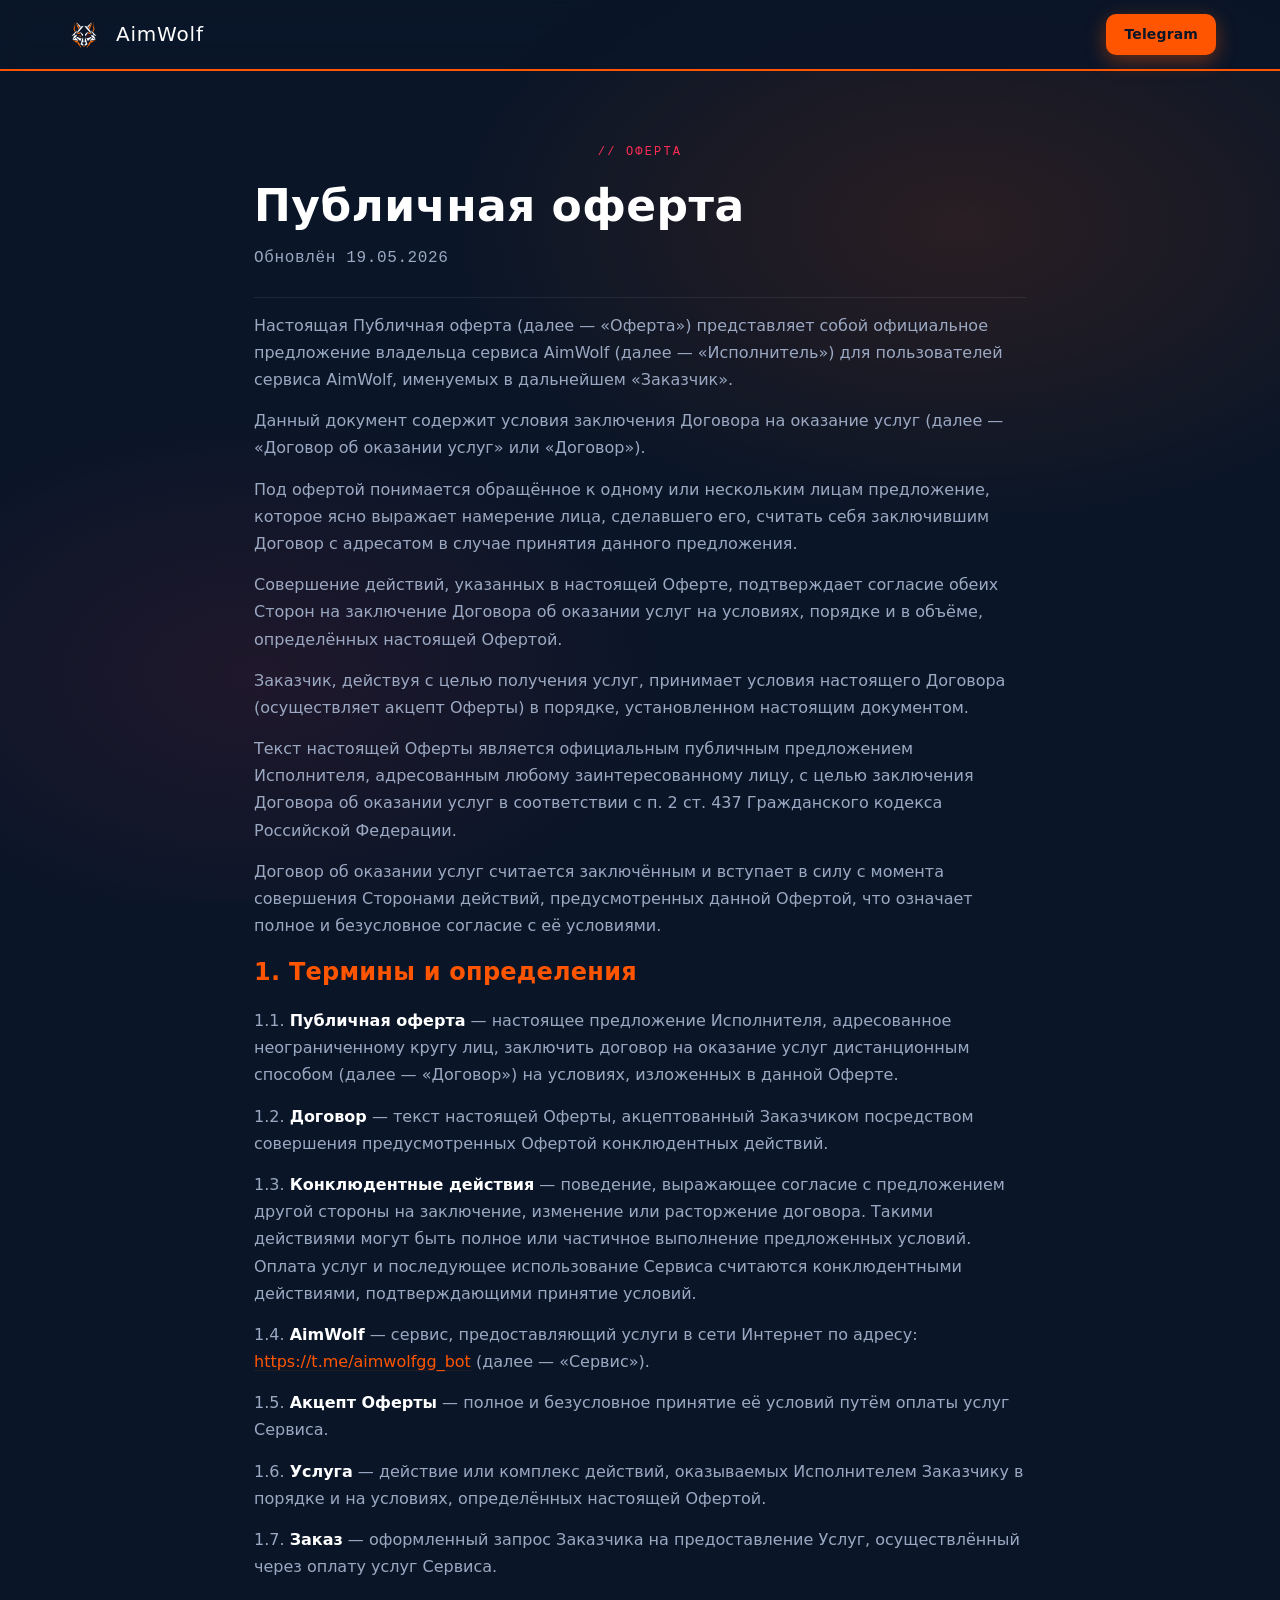
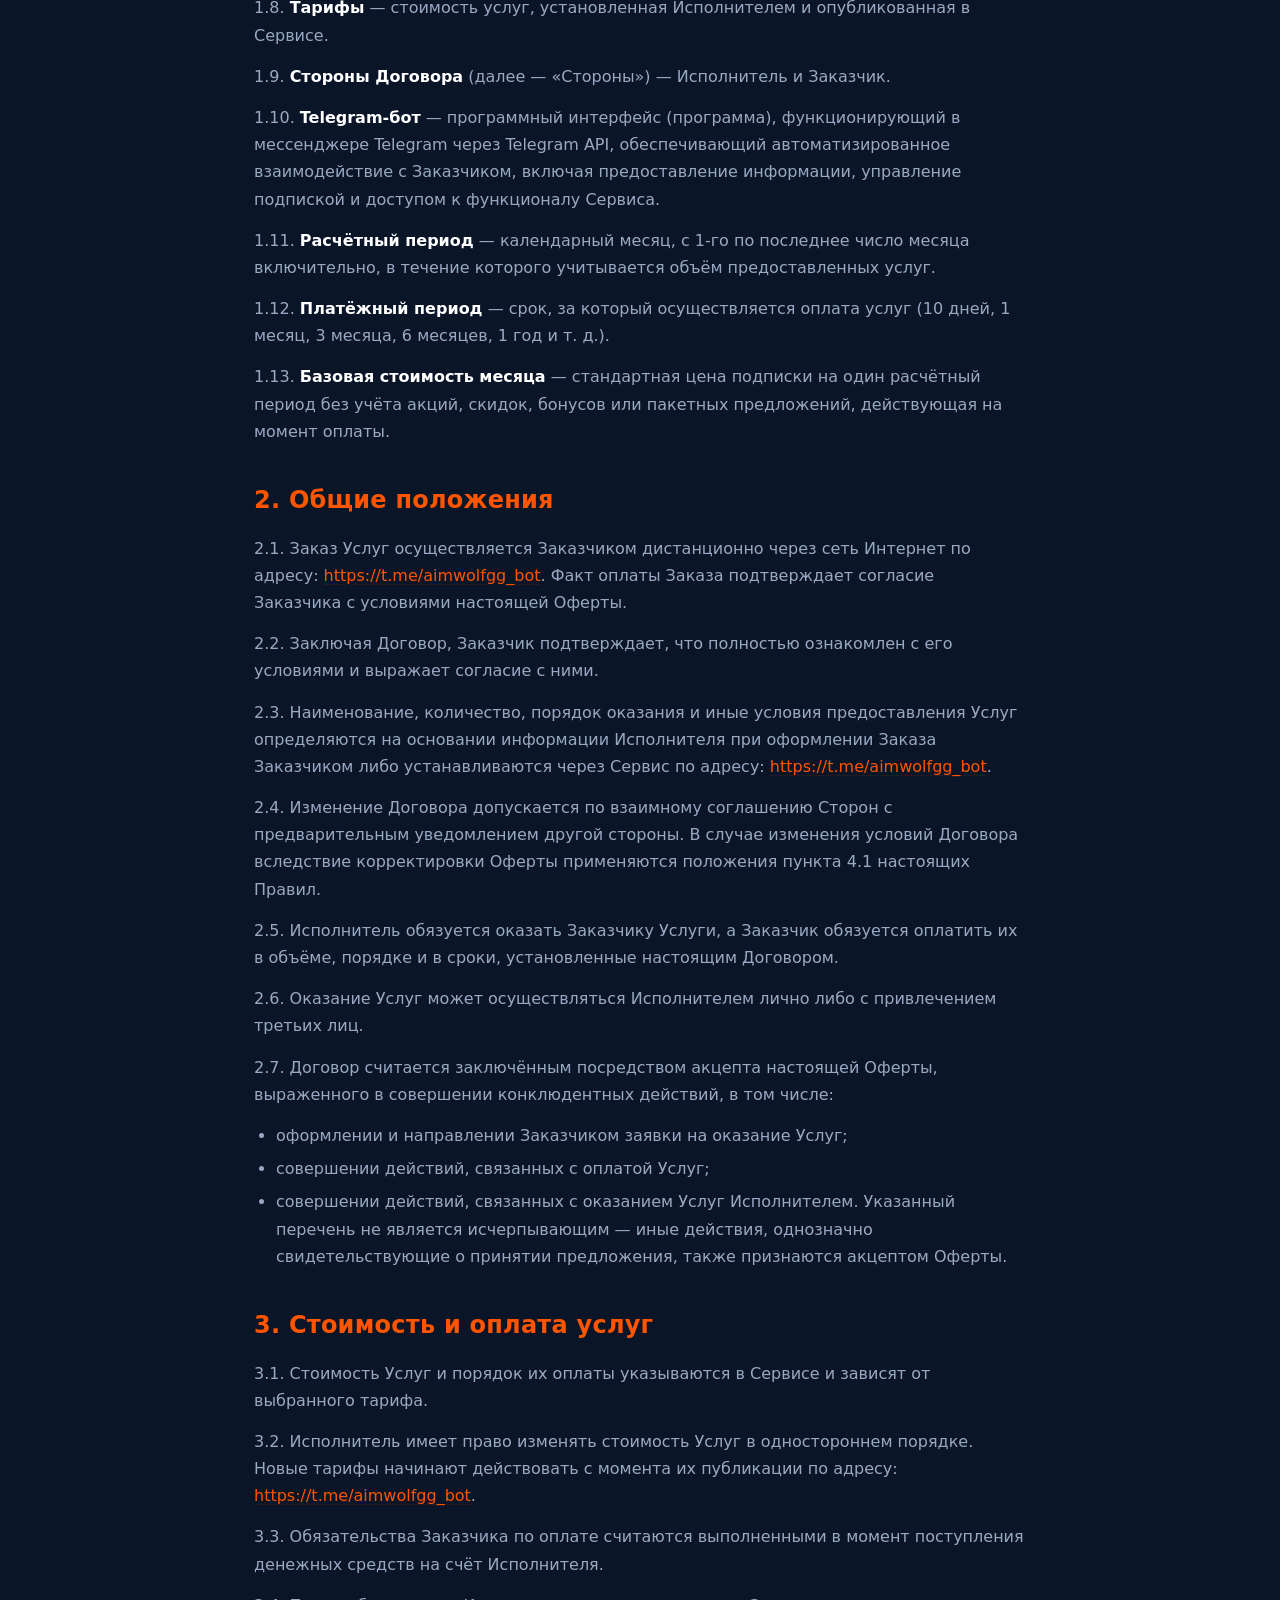
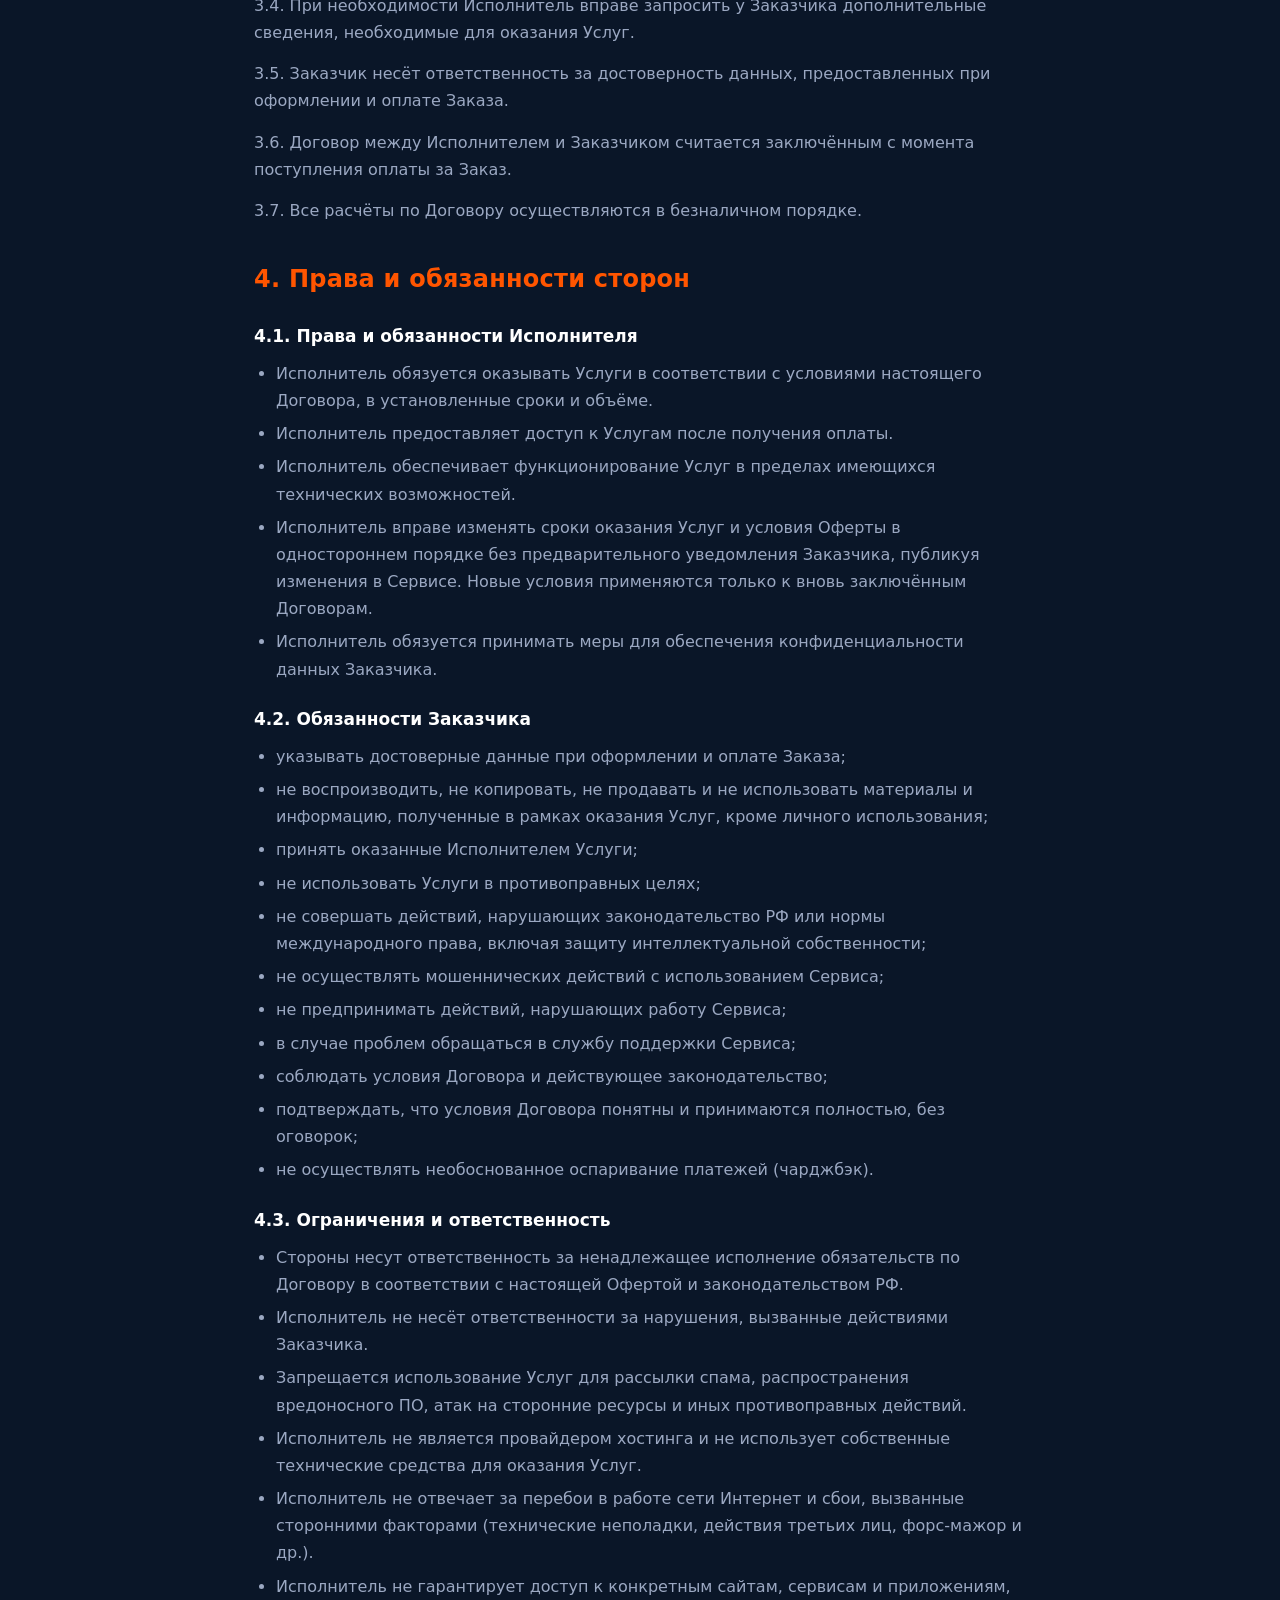
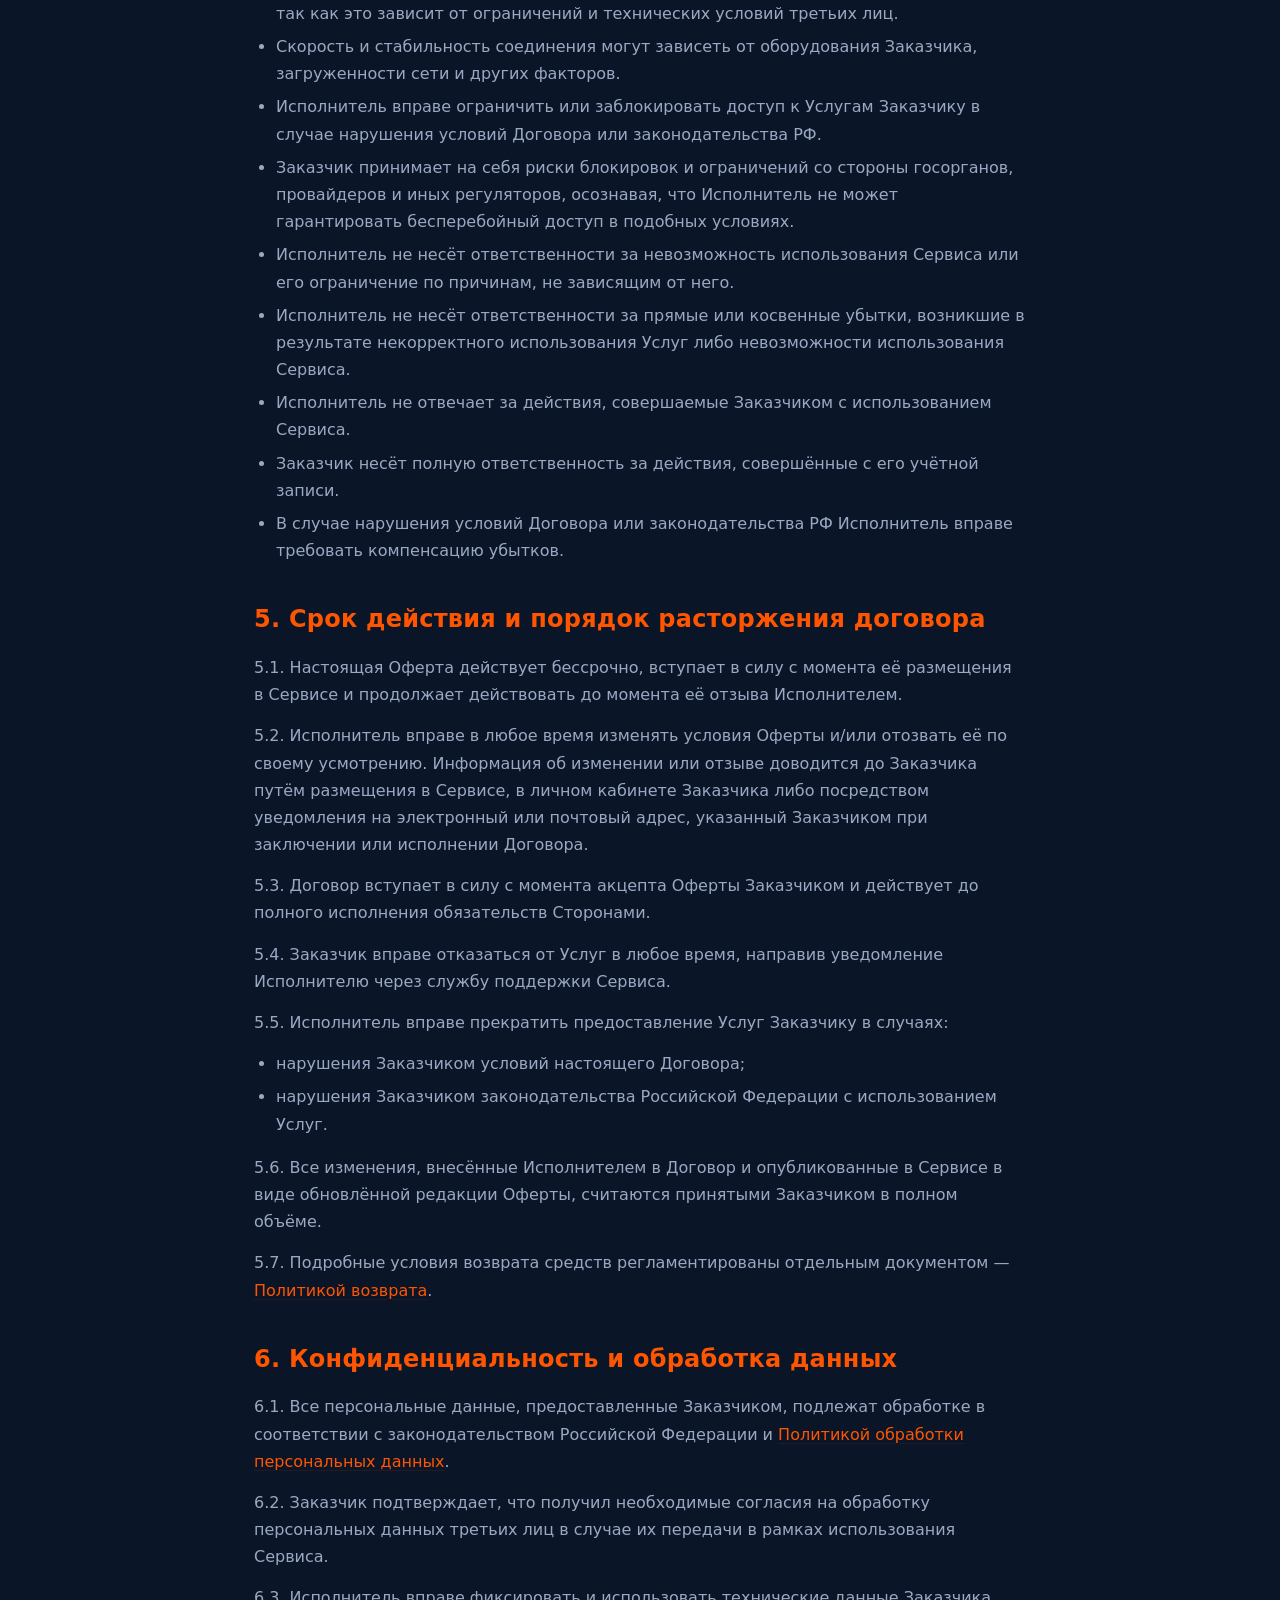
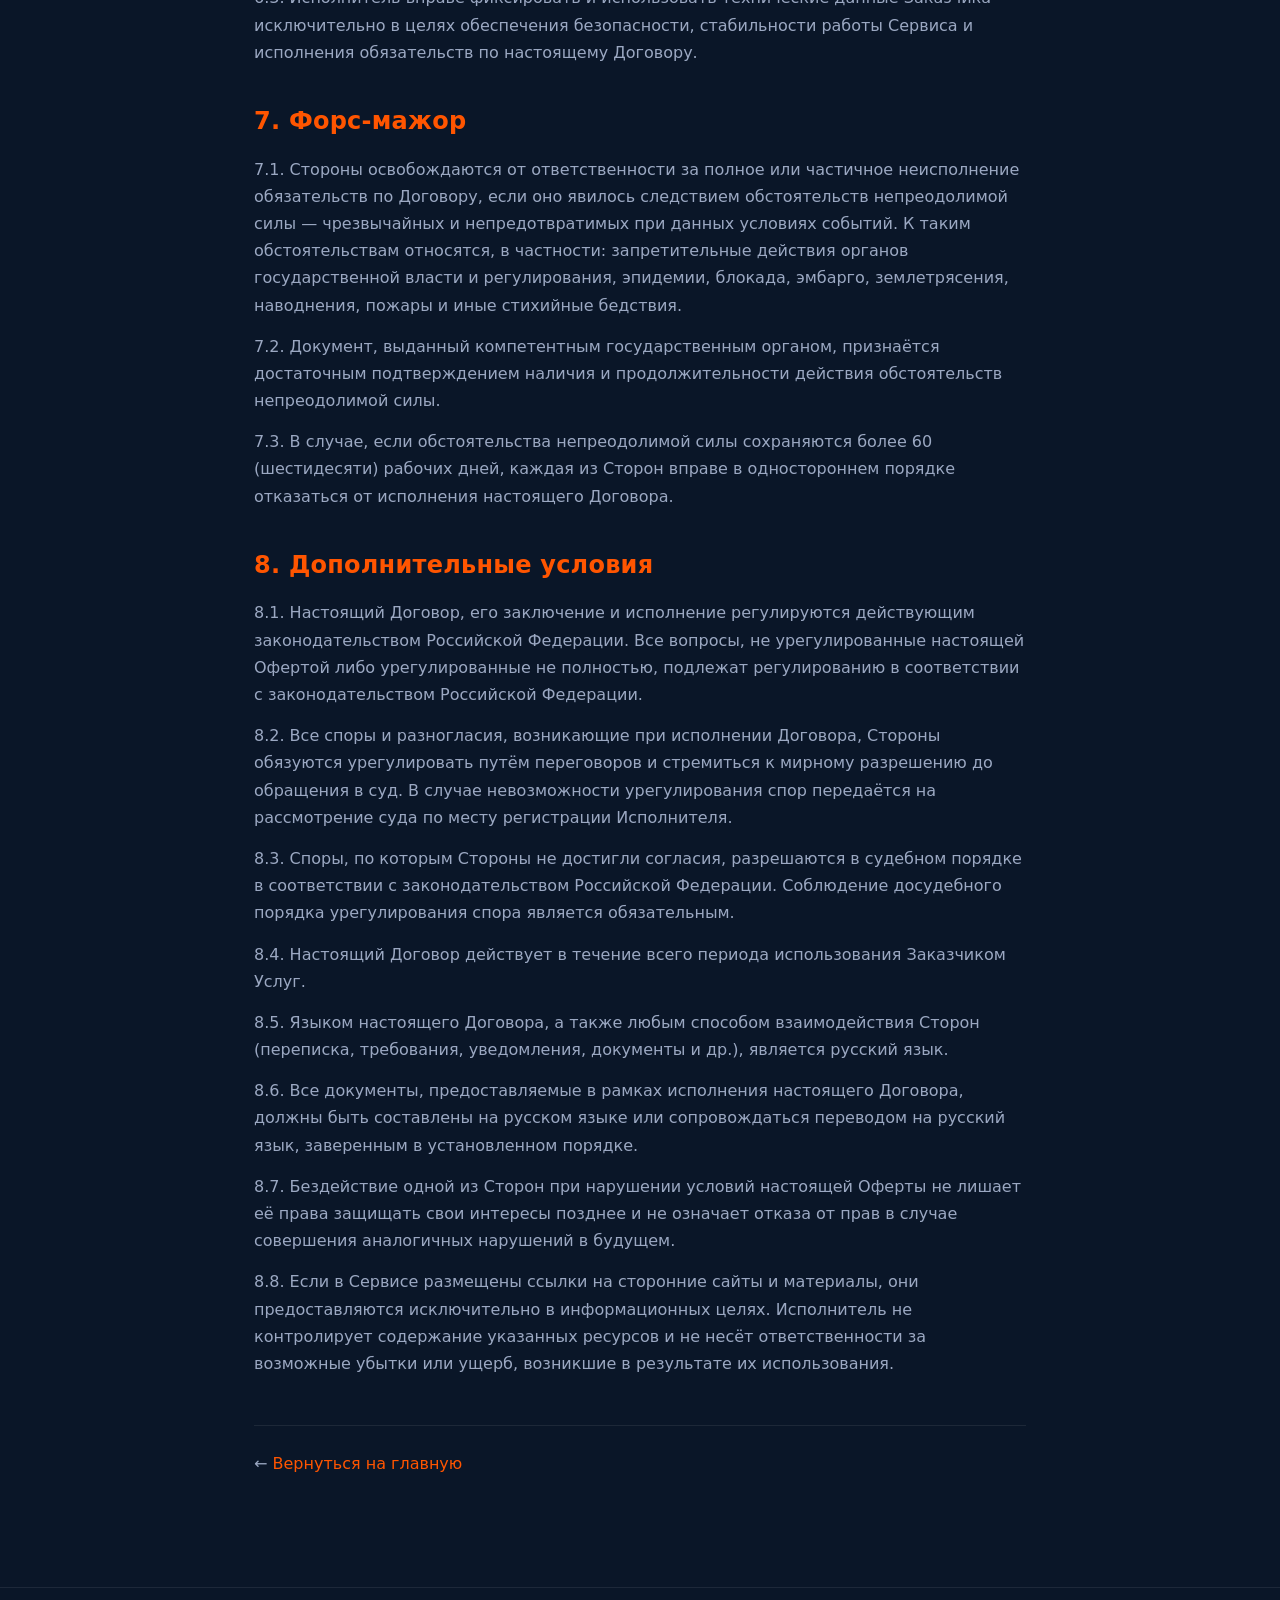
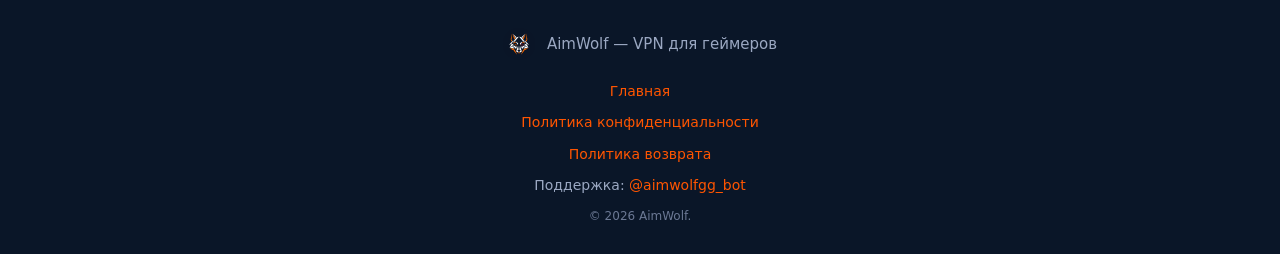
<file: offer.html>
<!DOCTYPE html>
<html lang="ru">
<head>
  <meta charset="UTF-8">
  <meta name="viewport" content="width=device-width, initial-scale=1.0">
  <meta name="theme-color" content="#0A1628">

  <meta http-equiv="Content-Security-Policy"
        content="default-src 'self'; img-src 'self' data:; style-src 'self' https://fonts.googleapis.com; font-src https://fonts.gstatic.com; script-src 'self'; base-uri 'self'; form-action 'self';">
  <meta http-equiv="X-Content-Type-Options" content="nosniff">
  <meta name="referrer" content="strict-origin-when-cross-origin">
  <meta name="robots" content="noindex,follow">

  <title>Публичная оферта — AimWolf</title>
  <meta name="description" content="Публичная оферта на оказание услуг сервиса AimWolf.">

  <link rel="icon" type="image/png" href="assets/img/logo.jpg">
  <link rel="preconnect" href="https://fonts.googleapis.com">
  <link rel="preconnect" href="https://fonts.gstatic.com" crossorigin>
  <link rel="stylesheet" href="https://fonts.googleapis.com/css2?family=Russo+One&family=Inter:wght@400;500;600;700&family=JetBrains+Mono:wght@500&display=swap">
  <link rel="stylesheet" href="assets/css/styles.css">
  <link rel="stylesheet" href="assets/css/legal.css">
</head>
<body>

  <header class="site-header">
    <div class="container site-header__inner">
      <a href="index.html#top" class="site-header__brand" aria-label="AimWolf — на главную">
        <img src="assets/img/logo.jpg" alt="" class="site-header__logo" width="40" height="40">
        <span class="site-header__name">AimWolf</span>
      </a>
      <a href="https://t.me/aimwolfgg"
         class="btn btn--primary btn--small"
         target="_blank"
         rel="noopener noreferrer">
        Telegram
      </a>
    </div>
  </header>

  <main class="legal">
    <div class="container">

      <span class="section-tag">// ОФЕРТА</span>
      <h1 class="legal__title">Публичная оферта</h1>
      <p class="legal__meta">Обновлён 19.05.2026</p>

      <p>Настоящая Публичная оферта (далее — «Оферта») представляет собой официальное предложение владельца сервиса AimWolf (далее — «Исполнитель») для пользователей сервиса AimWolf, именуемых в дальнейшем «Заказчик».</p>
      <p>Данный документ содержит условия заключения Договора на оказание услуг (далее — «Договор об оказании услуг» или «Договор»).</p>
      <p>Под офертой понимается обращённое к одному или нескольким лицам предложение, которое ясно выражает намерение лица, сделавшего его, считать себя заключившим Договор с адресатом в случае принятия данного предложения.</p>
      <p>Совершение действий, указанных в настоящей Оферте, подтверждает согласие обеих Сторон на заключение Договора об оказании услуг на условиях, порядке и в объёме, определённых настоящей Офертой.</p>
      <p>Заказчик, действуя с целью получения услуг, принимает условия настоящего Договора (осуществляет акцепт Оферты) в порядке, установленном настоящим документом.</p>
      <p>Текст настоящей Оферты является официальным публичным предложением Исполнителя, адресованным любому заинтересованному лицу, с целью заключения Договора об оказании услуг в соответствии с п. 2 ст. 437 Гражданского кодекса Российской Федерации.</p>
      <p>Договор об оказании услуг считается заключённым и вступает в силу с момента совершения Сторонами действий, предусмотренных данной Офертой, что означает полное и безусловное согласие с её условиями.</p>

      <section>
        <h2>1. Термины и определения</h2>
        <p>1.1. <strong>Публичная оферта</strong> — настоящее предложение Исполнителя, адресованное неограниченному кругу лиц, заключить договор на оказание услуг дистанционным способом (далее — «Договор») на условиях, изложенных в данной Оферте.</p>
        <p>1.2. <strong>Договор</strong> — текст настоящей Оферты, акцептованный Заказчиком посредством совершения предусмотренных Офертой конклюдентных действий.</p>
        <p>1.3. <strong>Конклюдентные действия</strong> — поведение, выражающее согласие с предложением другой стороны на заключение, изменение или расторжение договора. Такими действиями могут быть полное или частичное выполнение предложенных условий. Оплата услуг и последующее использование Сервиса считаются конклюдентными действиями, подтверждающими принятие условий.</p>
        <p>1.4. <strong>AimWolf</strong> — сервис, предоставляющий услуги в сети Интернет по адресу: <a href="https://t.me/aimwolfgg_bot" target="_blank" rel="noopener noreferrer">https://t.me/aimwolfgg_bot</a> (далее — «Сервис»).</p>
        <p>1.5. <strong>Акцепт Оферты</strong> — полное и безусловное принятие её условий путём оплаты услуг Сервиса.</p>
        <p>1.6. <strong>Услуга</strong> — действие или комплекс действий, оказываемых Исполнителем Заказчику в порядке и на условиях, определённых настоящей Офертой.</p>
        <p>1.7. <strong>Заказ</strong> — оформленный запрос Заказчика на предоставление Услуг, осуществлённый через оплату услуг Сервиса.</p>
        <p>1.8. <strong>Тарифы</strong> — стоимость услуг, установленная Исполнителем и опубликованная в Сервисе.</p>
        <p>1.9. <strong>Стороны Договора</strong> (далее — «Стороны») — Исполнитель и Заказчик.</p>
        <p>1.10. <strong>Telegram-бот</strong> — программный интерфейс (программа), функционирующий в мессенджере Telegram через Telegram API, обеспечивающий автоматизированное взаимодействие с Заказчиком, включая предоставление информации, управление подпиской и доступом к функционалу Сервиса.</p>
        <p>1.11. <strong>Расчётный период</strong> — календарный месяц, с 1-го по последнее число месяца включительно, в течение которого учитывается объём предоставленных услуг.</p>
        <p>1.12. <strong>Платёжный период</strong> — срок, за который осуществляется оплата услуг (10 дней, 1 месяц, 3 месяца, 6 месяцев, 1 год и т. д.).</p>
        <p>1.13. <strong>Базовая стоимость месяца</strong> — стандартная цена подписки на один расчётный период без учёта акций, скидок, бонусов или пакетных предложений, действующая на момент оплаты.</p>
      </section>

      <section>
        <h2>2. Общие положения</h2>
        <p>2.1. Заказ Услуг осуществляется Заказчиком дистанционно через сеть Интернет по адресу: <a href="https://t.me/aimwolfgg_bot" target="_blank" rel="noopener noreferrer">https://t.me/aimwolfgg_bot</a>. Факт оплаты Заказа подтверждает согласие Заказчика с условиями настоящей Оферты.</p>
        <p>2.2. Заключая Договор, Заказчик подтверждает, что полностью ознакомлен с его условиями и выражает согласие с ними.</p>
        <p>2.3. Наименование, количество, порядок оказания и иные условия предоставления Услуг определяются на основании информации Исполнителя при оформлении Заказа Заказчиком либо устанавливаются через Сервис по адресу: <a href="https://t.me/aimwolfgg_bot" target="_blank" rel="noopener noreferrer">https://t.me/aimwolfgg_bot</a>.</p>
        <p>2.4. Изменение Договора допускается по взаимному соглашению Сторон с предварительным уведомлением другой стороны. В случае изменения условий Договора вследствие корректировки Оферты применяются положения пункта 4.1 настоящих Правил.</p>
        <p>2.5. Исполнитель обязуется оказать Заказчику Услуги, а Заказчик обязуется оплатить их в объёме, порядке и в сроки, установленные настоящим Договором.</p>
        <p>2.6. Оказание Услуг может осуществляться Исполнителем лично либо с привлечением третьих лиц.</p>
        <p>2.7. Договор считается заключённым посредством акцепта настоящей Оферты, выраженного в совершении конклюдентных действий, в том числе:</p>
        <ul>
          <li>оформлении и направлении Заказчиком заявки на оказание Услуг;</li>
          <li>совершении действий, связанных с оплатой Услуг;</li>
          <li>совершении действий, связанных с оказанием Услуг Исполнителем. Указанный перечень не является исчерпывающим — иные действия, однозначно свидетельствующие о принятии предложения, также признаются акцептом Оферты.</li>
        </ul>
      </section>

      <section>
        <h2>3. Стоимость и оплата услуг</h2>
        <p>3.1. Стоимость Услуг и порядок их оплаты указываются в Сервисе и зависят от выбранного тарифа.</p>
        <p>3.2. Исполнитель имеет право изменять стоимость Услуг в одностороннем порядке. Новые тарифы начинают действовать с момента их публикации по адресу: <a href="https://t.me/aimwolfgg_bot" target="_blank" rel="noopener noreferrer">https://t.me/aimwolfgg_bot</a>.</p>
        <p>3.3. Обязательства Заказчика по оплате считаются выполненными в момент поступления денежных средств на счёт Исполнителя.</p>
        <p>3.4. При необходимости Исполнитель вправе запросить у Заказчика дополнительные сведения, необходимые для оказания Услуг.</p>
        <p>3.5. Заказчик несёт ответственность за достоверность данных, предоставленных при оформлении и оплате Заказа.</p>
        <p>3.6. Договор между Исполнителем и Заказчиком считается заключённым с момента поступления оплаты за Заказ.</p>
        <p>3.7. Все расчёты по Договору осуществляются в безналичном порядке.</p>
      </section>

      <section>
        <h2>4. Права и обязанности сторон</h2>

        <h3>4.1. Права и обязанности Исполнителя</h3>
        <ul>
          <li>Исполнитель обязуется оказывать Услуги в соответствии с условиями настоящего Договора, в установленные сроки и объёме.</li>
          <li>Исполнитель предоставляет доступ к Услугам после получения оплаты.</li>
          <li>Исполнитель обеспечивает функционирование Услуг в пределах имеющихся технических возможностей.</li>
          <li>Исполнитель вправе изменять сроки оказания Услуг и условия Оферты в одностороннем порядке без предварительного уведомления Заказчика, публикуя изменения в Сервисе. Новые условия применяются только к вновь заключённым Договорам.</li>
          <li>Исполнитель обязуется принимать меры для обеспечения конфиденциальности данных Заказчика.</li>
        </ul>

        <h3>4.2. Обязанности Заказчика</h3>
        <ul>
          <li>указывать достоверные данные при оформлении и оплате Заказа;</li>
          <li>не воспроизводить, не копировать, не продавать и не использовать материалы и информацию, полученные в рамках оказания Услуг, кроме личного использования;</li>
          <li>принять оказанные Исполнителем Услуги;</li>
          <li>не использовать Услуги в противоправных целях;</li>
          <li>не совершать действий, нарушающих законодательство РФ или нормы международного права, включая защиту интеллектуальной собственности;</li>
          <li>не осуществлять мошеннических действий с использованием Сервиса;</li>
          <li>не предпринимать действий, нарушающих работу Сервиса;</li>
          <li>в случае проблем обращаться в службу поддержки Сервиса;</li>
          <li>соблюдать условия Договора и действующее законодательство;</li>
          <li>подтверждать, что условия Договора понятны и принимаются полностью, без оговорок;</li>
          <li>не осуществлять необоснованное оспаривание платежей (чарджбэк).</li>
        </ul>

        <h3>4.3. Ограничения и ответственность</h3>
        <ul>
          <li>Стороны несут ответственность за ненадлежащее исполнение обязательств по Договору в соответствии с настоящей Офертой и законодательством РФ.</li>
          <li>Исполнитель не несёт ответственности за нарушения, вызванные действиями Заказчика.</li>
          <li>Запрещается использование Услуг для рассылки спама, распространения вредоносного ПО, атак на сторонние ресурсы и иных противоправных действий.</li>
          <li>Исполнитель не является провайдером хостинга и не использует собственные технические средства для оказания Услуг.</li>
          <li>Исполнитель не отвечает за перебои в работе сети Интернет и сбои, вызванные сторонними факторами (технические неполадки, действия третьих лиц, форс-мажор и др.).</li>
          <li>Исполнитель не гарантирует доступ к конкретным сайтам, сервисам и приложениям, так как это зависит от ограничений и технических условий третьих лиц.</li>
          <li>Скорость и стабильность соединения могут зависеть от оборудования Заказчика, загруженности сети и других факторов.</li>
          <li>Исполнитель вправе ограничить или заблокировать доступ к Услугам Заказчику в случае нарушения условий Договора или законодательства РФ.</li>
          <li>Заказчик принимает на себя риски блокировок и ограничений со стороны госорганов, провайдеров и иных регуляторов, осознавая, что Исполнитель не может гарантировать бесперебойный доступ в подобных условиях.</li>
          <li>Исполнитель не несёт ответственности за невозможность использования Сервиса или его ограничение по причинам, не зависящим от него.</li>
          <li>Исполнитель не несёт ответственности за прямые или косвенные убытки, возникшие в результате некорректного использования Услуг либо невозможности использования Сервиса.</li>
          <li>Исполнитель не отвечает за действия, совершаемые Заказчиком с использованием Сервиса.</li>
          <li>Заказчик несёт полную ответственность за действия, совершённые с его учётной записи.</li>
          <li>В случае нарушения условий Договора или законодательства РФ Исполнитель вправе требовать компенсацию убытков.</li>
        </ul>
      </section>

      <section>
        <h2>5. Срок действия и порядок расторжения договора</h2>
        <p>5.1. Настоящая Оферта действует бессрочно, вступает в силу с момента её размещения в Сервисе и продолжает действовать до момента её отзыва Исполнителем.</p>
        <p>5.2. Исполнитель вправе в любое время изменять условия Оферты и/или отозвать её по своему усмотрению. Информация об изменении или отзыве доводится до Заказчика путём размещения в Сервисе, в личном кабинете Заказчика либо посредством уведомления на электронный или почтовый адрес, указанный Заказчиком при заключении или исполнении Договора.</p>
        <p>5.3. Договор вступает в силу с момента акцепта Оферты Заказчиком и действует до полного исполнения обязательств Сторонами.</p>
        <p>5.4. Заказчик вправе отказаться от Услуг в любое время, направив уведомление Исполнителю через службу поддержки Сервиса.</p>
        <p>5.5. Исполнитель вправе прекратить предоставление Услуг Заказчику в случаях:</p>
        <ul>
          <li>нарушения Заказчиком условий настоящего Договора;</li>
          <li>нарушения Заказчиком законодательства Российской Федерации с использованием Услуг.</li>
        </ul>
        <p>5.6. Все изменения, внесённые Исполнителем в Договор и опубликованные в Сервисе в виде обновлённой редакции Оферты, считаются принятыми Заказчиком в полном объёме.</p>
        <p>5.7. Подробные условия возврата средств регламентированы отдельным документом — <a href="refund.html">Политикой возврата</a>.</p>
      </section>

      <section>
        <h2>6. Конфиденциальность и обработка данных</h2>
        <p>6.1. Все персональные данные, предоставленные Заказчиком, подлежат обработке в соответствии с законодательством Российской Федерации и <a href="privacy.html">Политикой обработки персональных данных</a>.</p>
        <p>6.2. Заказчик подтверждает, что получил необходимые согласия на обработку персональных данных третьих лиц в случае их передачи в рамках использования Сервиса.</p>
        <p>6.3. Исполнитель вправе фиксировать и использовать технические данные Заказчика исключительно в целях обеспечения безопасности, стабильности работы Сервиса и исполнения обязательств по настоящему Договору.</p>
      </section>

      <section>
        <h2>7. Форс-мажор</h2>
        <p>7.1. Стороны освобождаются от ответственности за полное или частичное неисполнение обязательств по Договору, если оно явилось следствием обстоятельств непреодолимой силы — чрезвычайных и непредотвратимых при данных условиях событий. К таким обстоятельствам относятся, в частности: запретительные действия органов государственной власти и регулирования, эпидемии, блокада, эмбарго, землетрясения, наводнения, пожары и иные стихийные бедствия.</p>
        <p>7.2. Документ, выданный компетентным государственным органом, признаётся достаточным подтверждением наличия и продолжительности действия обстоятельств непреодолимой силы.</p>
        <p>7.3. В случае, если обстоятельства непреодолимой силы сохраняются более 60 (шестидесяти) рабочих дней, каждая из Сторон вправе в одностороннем порядке отказаться от исполнения настоящего Договора.</p>
      </section>

      <section>
        <h2>8. Дополнительные условия</h2>
        <p>8.1. Настоящий Договор, его заключение и исполнение регулируются действующим законодательством Российской Федерации. Все вопросы, не урегулированные настоящей Офертой либо урегулированные не полностью, подлежат регулированию в соответствии с законодательством Российской Федерации.</p>
        <p>8.2. Все споры и разногласия, возникающие при исполнении Договора, Стороны обязуются урегулировать путём переговоров и стремиться к мирному разрешению до обращения в суд. В случае невозможности урегулирования спор передаётся на рассмотрение суда по месту регистрации Исполнителя.</p>
        <p>8.3. Споры, по которым Стороны не достигли согласия, разрешаются в судебном порядке в соответствии с законодательством Российской Федерации. Соблюдение досудебного порядка урегулирования спора является обязательным.</p>
        <p>8.4. Настоящий Договор действует в течение всего периода использования Заказчиком Услуг.</p>
        <p>8.5. Языком настоящего Договора, а также любым способом взаимодействия Сторон (переписка, требования, уведомления, документы и др.), является русский язык.</p>
        <p>8.6. Все документы, предоставляемые в рамках исполнения настоящего Договора, должны быть составлены на русском языке или сопровождаться переводом на русский язык, заверенным в установленном порядке.</p>
        <p>8.7. Бездействие одной из Сторон при нарушении условий настоящей Оферты не лишает её права защищать свои интересы позднее и не означает отказа от прав в случае совершения аналогичных нарушений в будущем.</p>
        <p>8.8. Если в Сервисе размещены ссылки на сторонние сайты и материалы, они предоставляются исключительно в информационных целях. Исполнитель не контролирует содержание указанных ресурсов и не несёт ответственности за возможные убытки или ущерб, возникшие в результате их использования.</p>
      </section>

      <p class="legal__back">
        ← <a href="index.html#top">Вернуться на главную</a>
      </p>

    </div>
  </main>

  <footer class="site-footer">
    <div class="container site-footer__inner">
      <div class="site-footer__brand">
        <img src="assets/img/logo.jpg" alt="" class="site-footer__logo" width="32" height="32">
        <span>AimWolf — VPN для геймеров</span>
      </div>

      <ul class="site-footer__links">
        <li><a href="index.html#top">Главная</a></li>
        <li><a href="privacy.html">Политика конфиденциальности</a></li>
        <li><a href="refund.html">Политика возврата</a></li>
        <li>Поддержка: <a href="https://t.me/aimwolfgg_bot" target="_blank" rel="noopener noreferrer">@aimwolfgg_bot</a></li>
      </ul>

      <p class="site-footer__legal">© 2026 AimWolf.</p>
    </div>
  </footer>

</body>
</html>
</file>
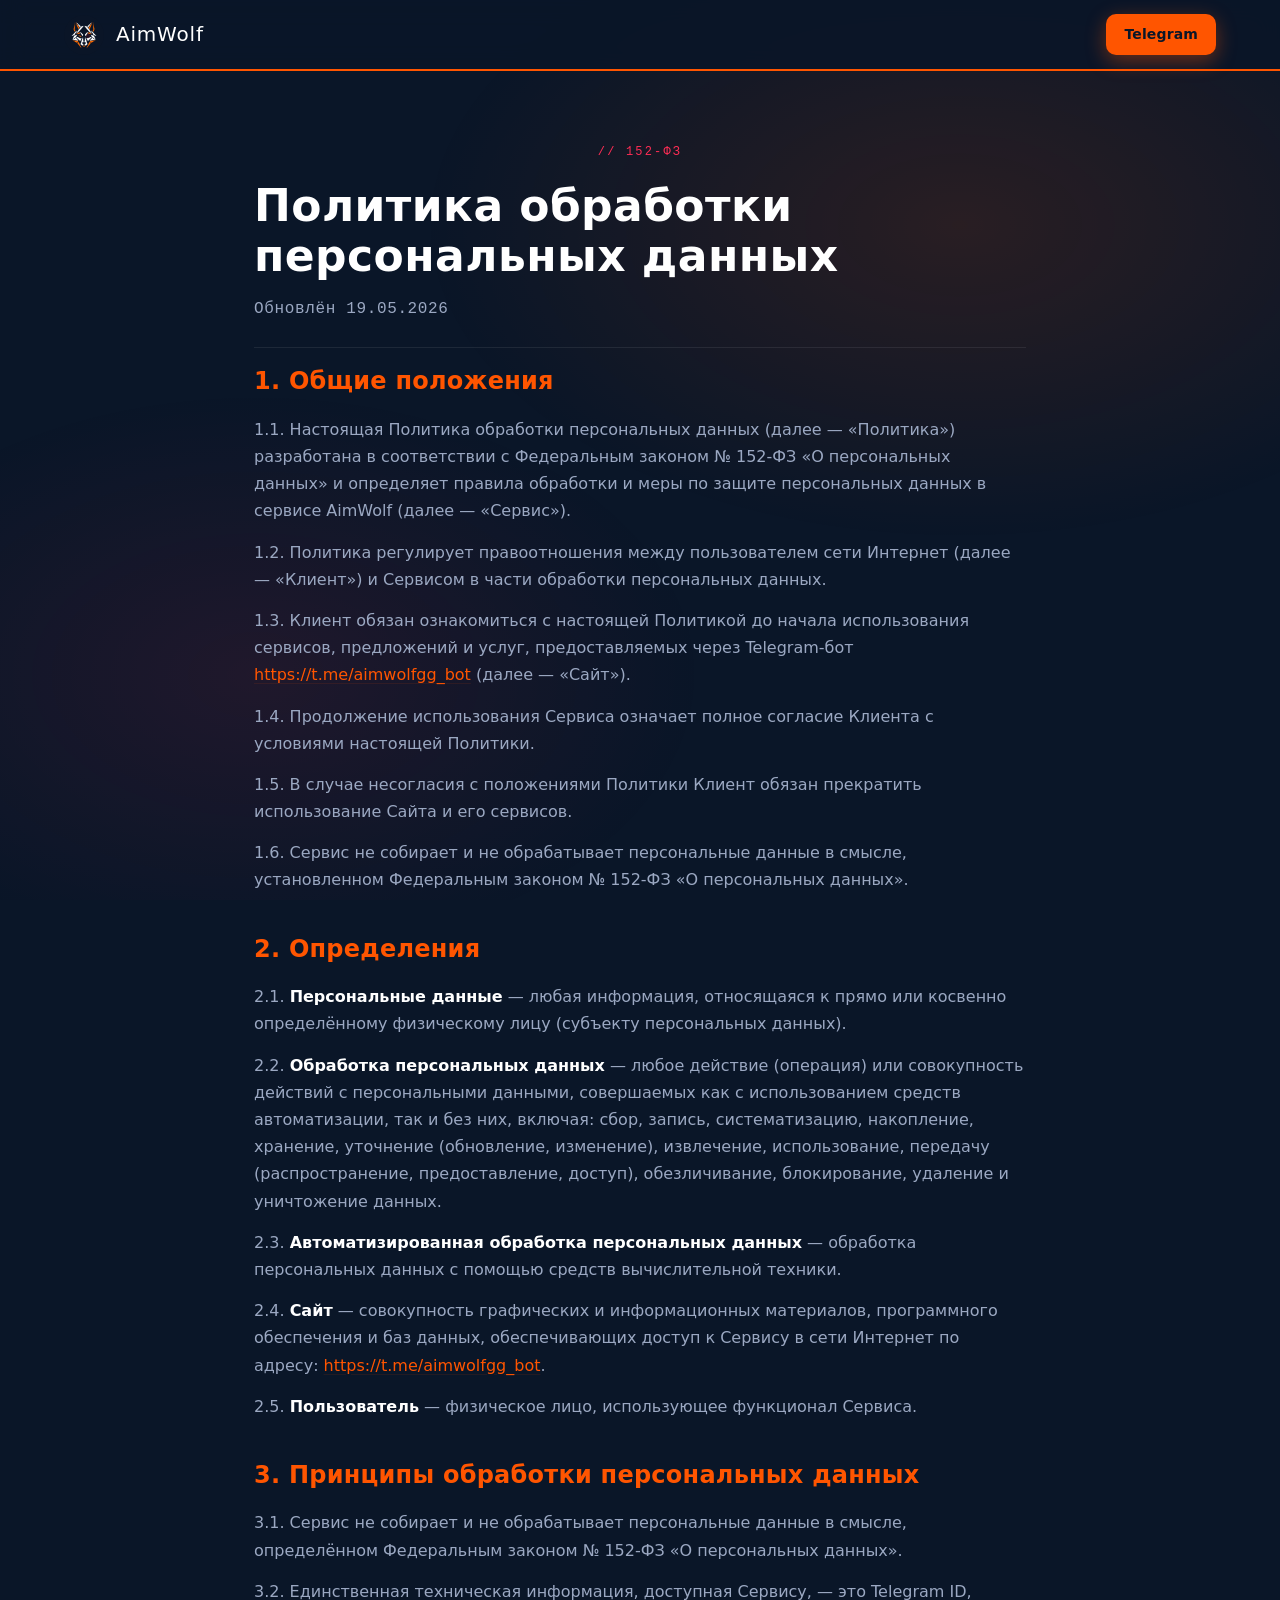
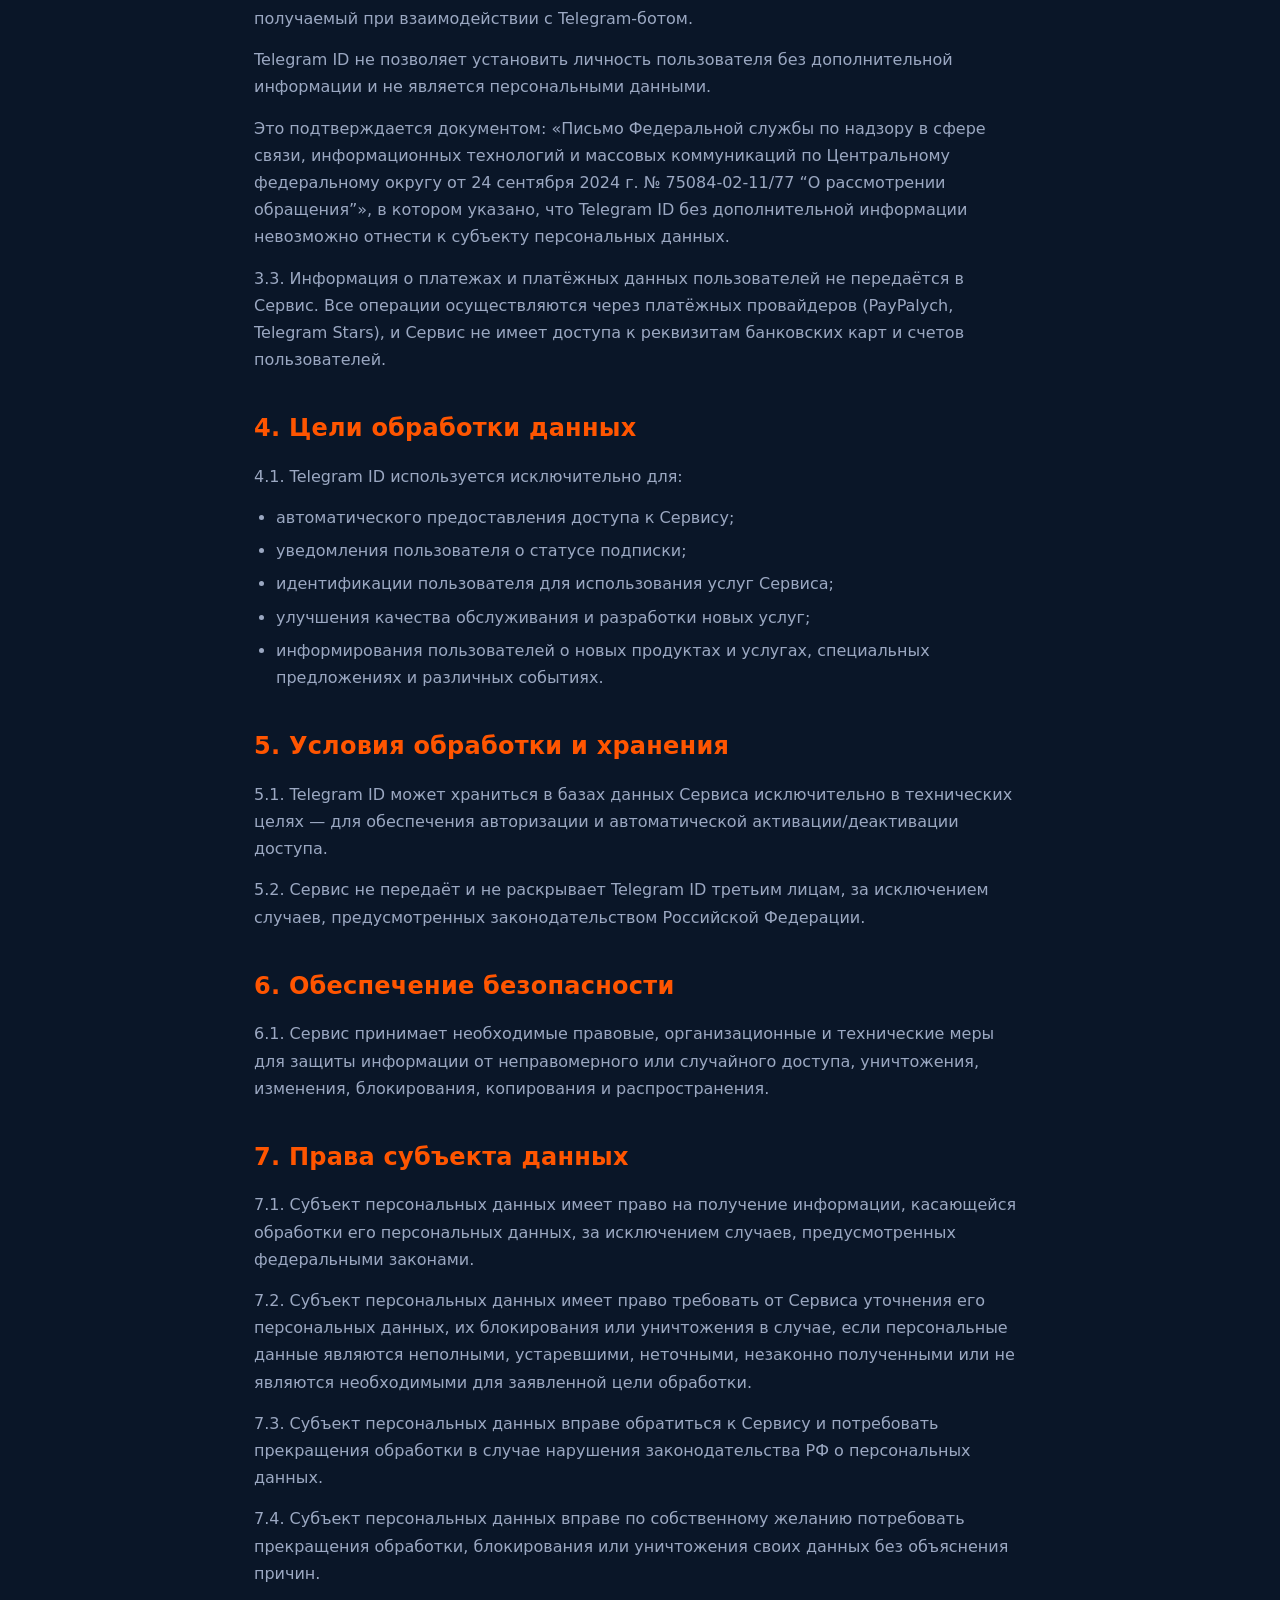
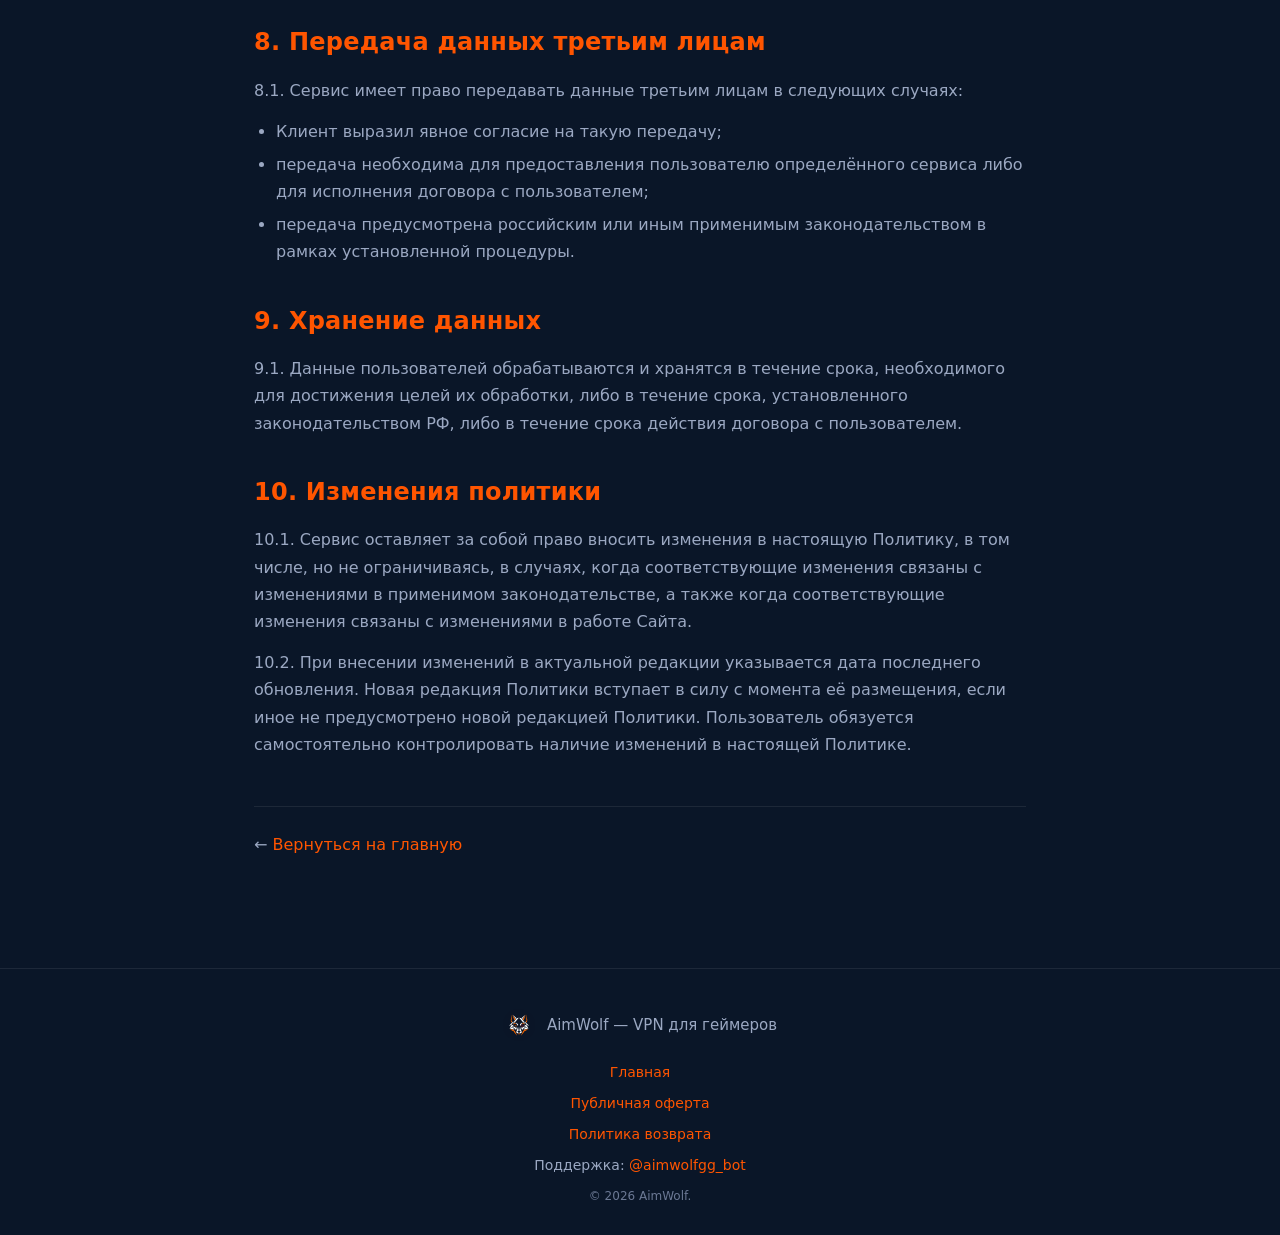
<file: privacy.html>
<!DOCTYPE html>
<html lang="ru">
<head>
  <meta charset="UTF-8">
  <meta name="viewport" content="width=device-width, initial-scale=1.0">
  <meta name="theme-color" content="#0A1628">

  <meta http-equiv="Content-Security-Policy"
        content="default-src 'self'; img-src 'self' data:; style-src 'self' https://fonts.googleapis.com; font-src https://fonts.gstatic.com; script-src 'self'; base-uri 'self'; form-action 'self';">
  <meta http-equiv="X-Content-Type-Options" content="nosniff">
  <meta name="referrer" content="strict-origin-when-cross-origin">
  <meta name="robots" content="noindex,follow">

  <title>Политика обработки персональных данных — AimWolf</title>
  <meta name="description" content="Политика обработки персональных данных сервиса AimWolf — VPN для геймеров.">

  <link rel="icon" type="image/png" href="assets/img/logo.jpg">
  <link rel="preconnect" href="https://fonts.googleapis.com">
  <link rel="preconnect" href="https://fonts.gstatic.com" crossorigin>
  <link rel="stylesheet" href="https://fonts.googleapis.com/css2?family=Russo+One&family=Inter:wght@400;500;600;700&family=JetBrains+Mono:wght@500&display=swap">
  <link rel="stylesheet" href="assets/css/styles.css">
  <link rel="stylesheet" href="assets/css/legal.css">
</head>
<body>

  <header class="site-header">
    <div class="container site-header__inner">
      <a href="index.html#top" class="site-header__brand" aria-label="AimWolf — на главную">
        <img src="assets/img/logo.jpg" alt="" class="site-header__logo" width="40" height="40">
        <span class="site-header__name">AimWolf</span>
      </a>
      <a href="https://t.me/aimwolfgg"
         class="btn btn--primary btn--small"
         target="_blank"
         rel="noopener noreferrer">
        Telegram
      </a>
    </div>
  </header>

  <main class="legal">
    <div class="container">

      <span class="section-tag">// 152-ФЗ</span>
      <h1 class="legal__title">Политика обработки персональных данных</h1>
      <p class="legal__meta">Обновлён 19.05.2026</p>

      <section>
        <h2>1. Общие положения</h2>
        <p>1.1. Настоящая Политика обработки персональных данных (далее — «Политика») разработана в соответствии с Федеральным законом № 152-ФЗ «О персональных данных» и определяет правила обработки и меры по защите персональных данных в сервисе AimWolf (далее — «Сервис»).</p>
        <p>1.2. Политика регулирует правоотношения между пользователем сети Интернет (далее — «Клиент») и Сервисом в части обработки персональных данных.</p>
        <p>1.3. Клиент обязан ознакомиться с настоящей Политикой до начала использования сервисов, предложений и услуг, предоставляемых через Telegram-бот <a href="https://t.me/aimwolfgg_bot" target="_blank" rel="noopener noreferrer">https://t.me/aimwolfgg_bot</a> (далее — «Сайт»).</p>
        <p>1.4. Продолжение использования Сервиса означает полное согласие Клиента с условиями настоящей Политики.</p>
        <p>1.5. В случае несогласия с положениями Политики Клиент обязан прекратить использование Сайта и его сервисов.</p>
        <p>1.6. Сервис не собирает и не обрабатывает персональные данные в смысле, установленном Федеральным законом № 152-ФЗ «О персональных данных».</p>
      </section>

      <section>
        <h2>2. Определения</h2>
        <p>2.1. <strong>Персональные данные</strong> — любая информация, относящаяся к прямо или косвенно определённому физическому лицу (субъекту персональных данных).</p>
        <p>2.2. <strong>Обработка персональных данных</strong> — любое действие (операция) или совокупность действий с персональными данными, совершаемых как с использованием средств автоматизации, так и без них, включая: сбор, запись, систематизацию, накопление, хранение, уточнение (обновление, изменение), извлечение, использование, передачу (распространение, предоставление, доступ), обезличивание, блокирование, удаление и уничтожение данных.</p>
        <p>2.3. <strong>Автоматизированная обработка персональных данных</strong> — обработка персональных данных с помощью средств вычислительной техники.</p>
        <p>2.4. <strong>Сайт</strong> — совокупность графических и информационных материалов, программного обеспечения и баз данных, обеспечивающих доступ к Сервису в сети Интернет по адресу: <a href="https://t.me/aimwolfgg_bot" target="_blank" rel="noopener noreferrer">https://t.me/aimwolfgg_bot</a>.</p>
        <p>2.5. <strong>Пользователь</strong> — физическое лицо, использующее функционал Сервиса.</p>
      </section>

      <section>
        <h2>3. Принципы обработки персональных данных</h2>
        <p>3.1. Сервис не собирает и не обрабатывает персональные данные в смысле, определённом Федеральным законом № 152-ФЗ «О персональных данных».</p>
        <p>3.2. Единственная техническая информация, доступная Сервису, — это Telegram ID, получаемый при взаимодействии с Telegram-ботом.</p>
        <p>Telegram ID не позволяет установить личность пользователя без дополнительной информации и не является персональными данными.</p>
        <p>Это подтверждается документом: «Письмо Федеральной службы по надзору в сфере связи, информационных технологий и массовых коммуникаций по Центральному федеральному округу от 24 сентября 2024 г. № 75084-02-11/77 “О рассмотрении обращения”», в котором указано, что Telegram ID без дополнительной информации невозможно отнести к субъекту персональных данных.</p>
        <p>3.3. Информация о платежах и платёжных данных пользователей не передаётся в Сервис. Все операции осуществляются через платёжных провайдеров (PayPalych, Telegram Stars), и Сервис не имеет доступа к реквизитам банковских карт и счетов пользователей.</p>
      </section>

      <section>
        <h2>4. Цели обработки данных</h2>
        <p>4.1. Telegram ID используется исключительно для:</p>
        <ul>
          <li>автоматического предоставления доступа к Сервису;</li>
          <li>уведомления пользователя о статусе подписки;</li>
          <li>идентификации пользователя для использования услуг Сервиса;</li>
          <li>улучшения качества обслуживания и разработки новых услуг;</li>
          <li>информирования пользователей о новых продуктах и услугах, специальных предложениях и различных событиях.</li>
        </ul>
      </section>

      <section>
        <h2>5. Условия обработки и хранения</h2>
        <p>5.1. Telegram ID может храниться в базах данных Сервиса исключительно в технических целях — для обеспечения авторизации и автоматической активации/деактивации доступа.</p>
        <p>5.2. Сервис не передаёт и не раскрывает Telegram ID третьим лицам, за исключением случаев, предусмотренных законодательством Российской Федерации.</p>
      </section>

      <section>
        <h2>6. Обеспечение безопасности</h2>
        <p>6.1. Сервис принимает необходимые правовые, организационные и технические меры для защиты информации от неправомерного или случайного доступа, уничтожения, изменения, блокирования, копирования и распространения.</p>
      </section>

      <section>
        <h2>7. Права субъекта данных</h2>
        <p>7.1. Субъект персональных данных имеет право на получение информации, касающейся обработки его персональных данных, за исключением случаев, предусмотренных федеральными законами.</p>
        <p>7.2. Субъект персональных данных имеет право требовать от Сервиса уточнения его персональных данных, их блокирования или уничтожения в случае, если персональные данные являются неполными, устаревшими, неточными, незаконно полученными или не являются необходимыми для заявленной цели обработки.</p>
        <p>7.3. Субъект персональных данных вправе обратиться к Сервису и потребовать прекращения обработки в случае нарушения законодательства РФ о персональных данных.</p>
        <p>7.4. Субъект персональных данных вправе по собственному желанию потребовать прекращения обработки, блокирования или уничтожения своих данных без объяснения причин.</p>
      </section>

      <section>
        <h2>8. Передача данных третьим лицам</h2>
        <p>8.1. Сервис имеет право передавать данные третьим лицам в следующих случаях:</p>
        <ul>
          <li>Клиент выразил явное согласие на такую передачу;</li>
          <li>передача необходима для предоставления пользователю определённого сервиса либо для исполнения договора с пользователем;</li>
          <li>передача предусмотрена российским или иным применимым законодательством в рамках установленной процедуры.</li>
        </ul>
      </section>

      <section>
        <h2>9. Хранение данных</h2>
        <p>9.1. Данные пользователей обрабатываются и хранятся в течение срока, необходимого для достижения целей их обработки, либо в течение срока, установленного законодательством РФ, либо в течение срока действия договора с пользователем.</p>
      </section>

      <section>
        <h2>10. Изменения политики</h2>
        <p>10.1. Сервис оставляет за собой право вносить изменения в настоящую Политику, в том числе, но не ограничиваясь, в случаях, когда соответствующие изменения связаны с изменениями в применимом законодательстве, а также когда соответствующие изменения связаны с изменениями в работе Сайта.</p>
        <p>10.2. При внесении изменений в актуальной редакции указывается дата последнего обновления. Новая редакция Политики вступает в силу с момента её размещения, если иное не предусмотрено новой редакцией Политики. Пользователь обязуется самостоятельно контролировать наличие изменений в настоящей Политике.</p>
      </section>

      <p class="legal__back">
        ← <a href="index.html#top">Вернуться на главную</a>
      </p>

    </div>
  </main>

  <footer class="site-footer">
    <div class="container site-footer__inner">
      <div class="site-footer__brand">
        <img src="assets/img/logo.jpg" alt="" class="site-footer__logo" width="32" height="32">
        <span>AimWolf — VPN для геймеров</span>
      </div>

      <ul class="site-footer__links">
        <li><a href="index.html#top">Главная</a></li>
        <li><a href="offer.html">Публичная оферта</a></li>
        <li><a href="refund.html">Политика возврата</a></li>
        <li>Поддержка: <a href="https://t.me/aimwolfgg_bot" target="_blank" rel="noopener noreferrer">@aimwolfgg_bot</a></li>
      </ul>

      <p class="site-footer__legal">© 2026 AimWolf.</p>
    </div>
  </footer>

</body>
</html>
</file>
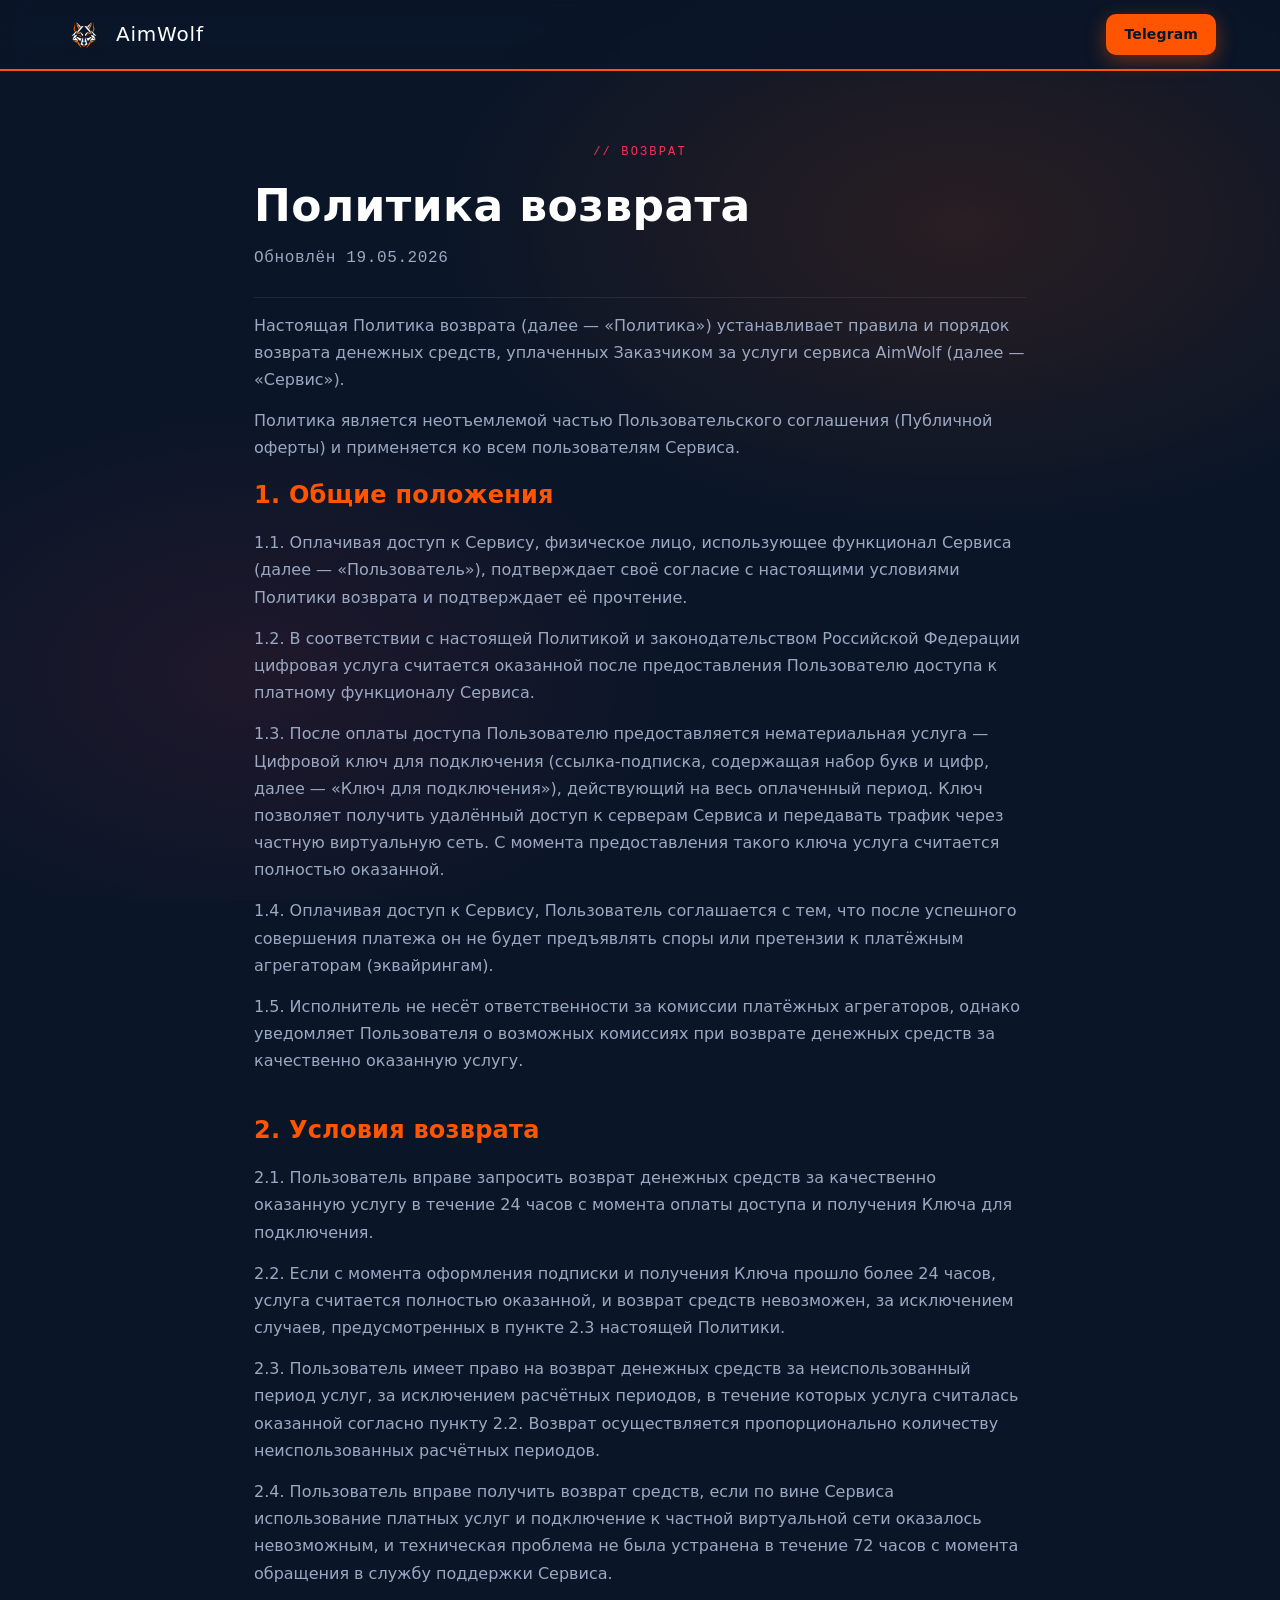
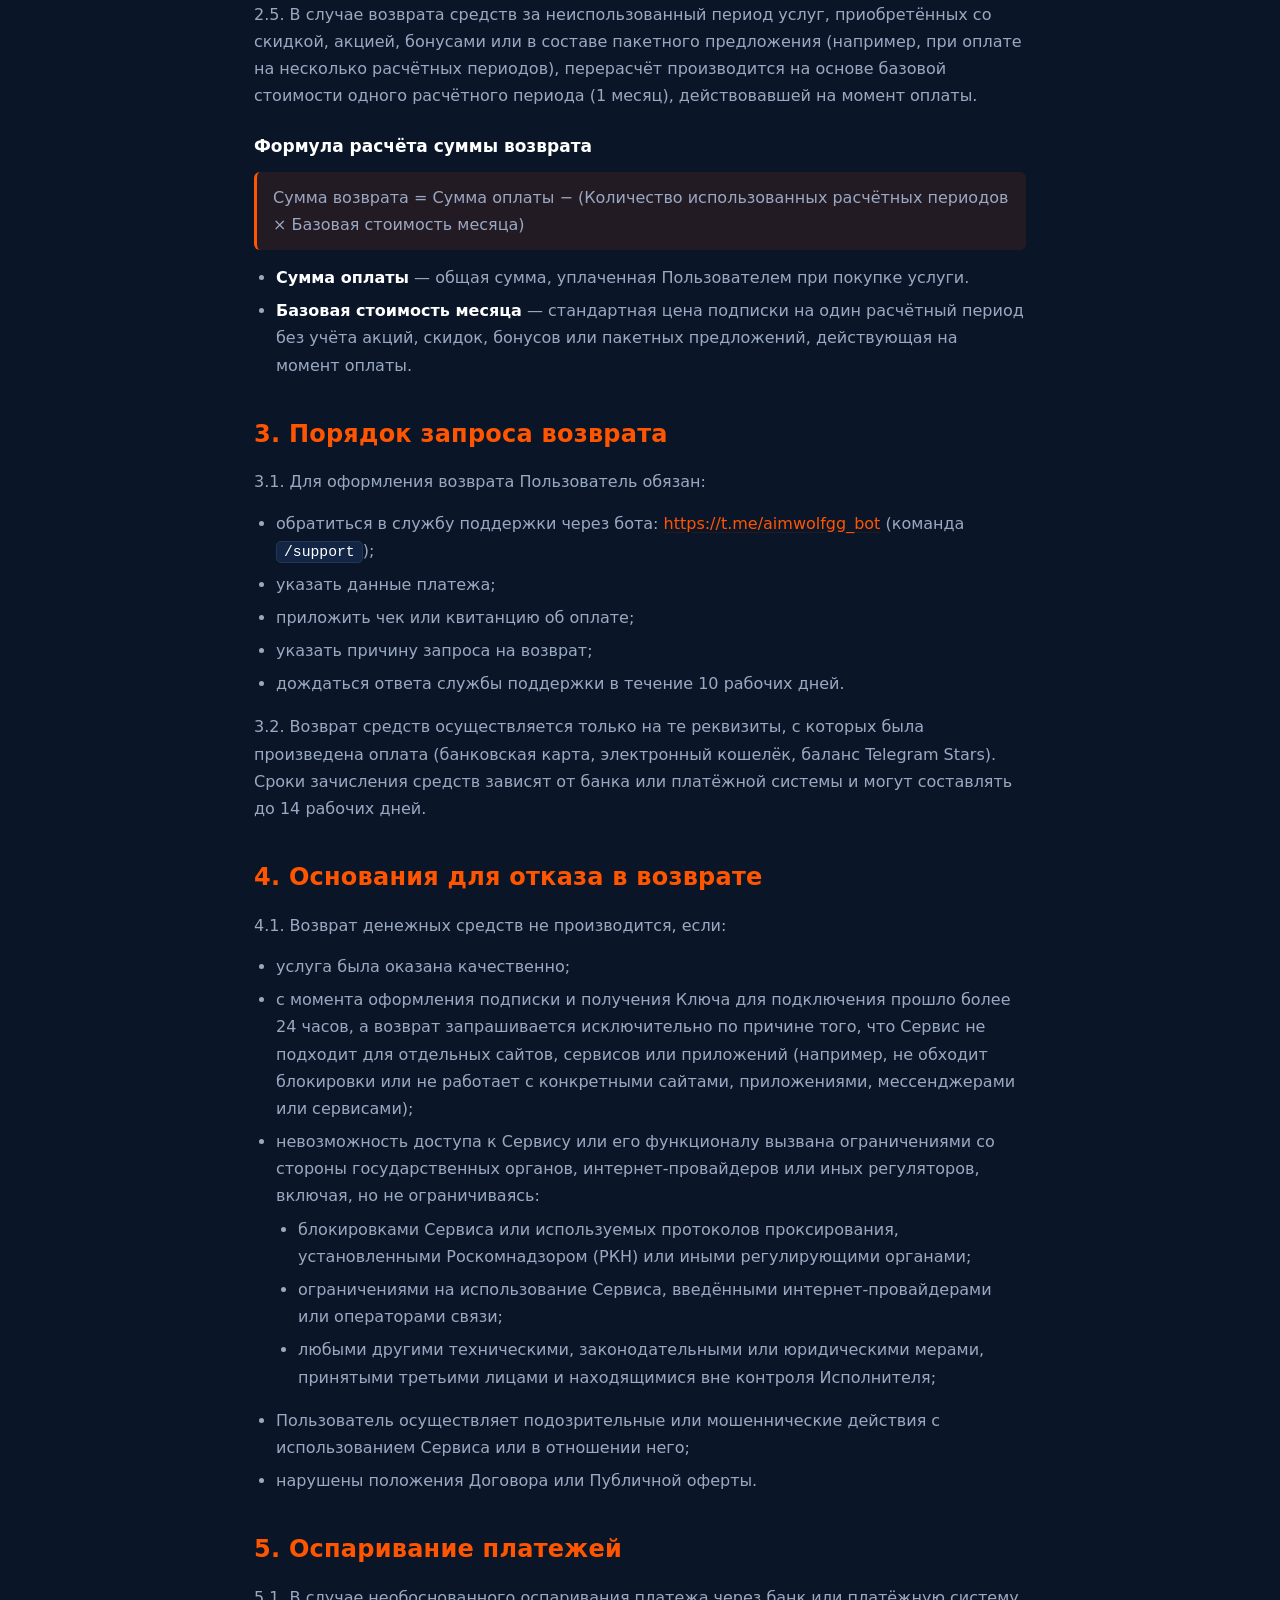
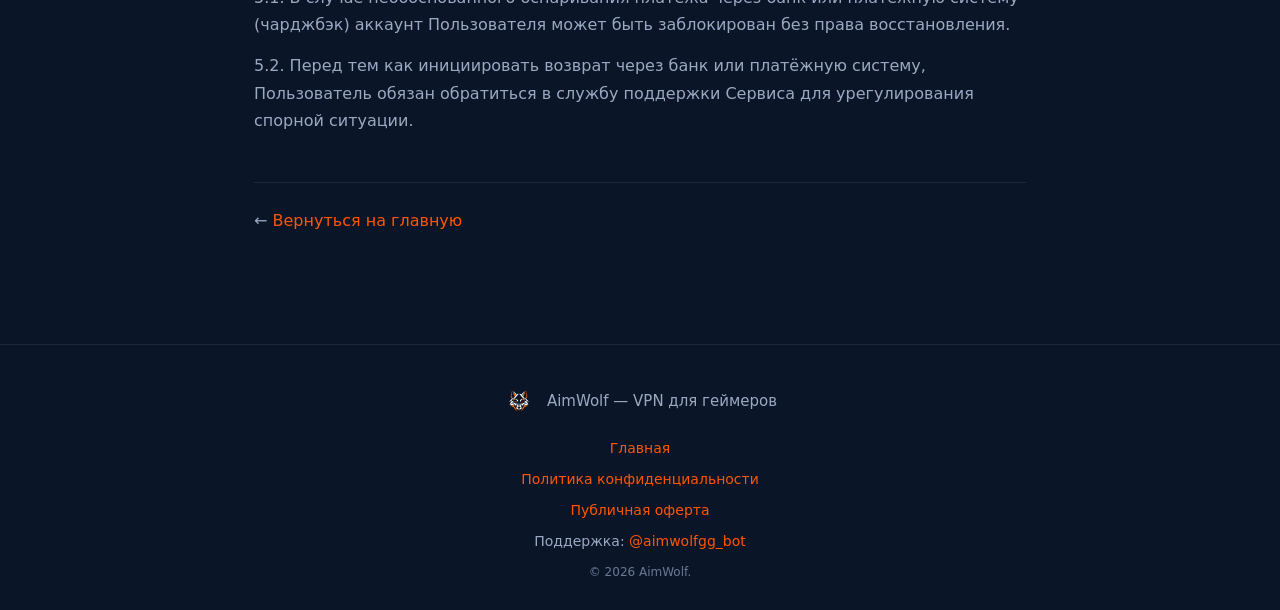
<file: refund.html>
<!DOCTYPE html>
<html lang="ru">
<head>
  <meta charset="UTF-8">
  <meta name="viewport" content="width=device-width, initial-scale=1.0">
  <meta name="theme-color" content="#0A1628">

  <meta http-equiv="Content-Security-Policy"
        content="default-src 'self'; img-src 'self' data:; style-src 'self' https://fonts.googleapis.com; font-src https://fonts.gstatic.com; script-src 'self'; base-uri 'self'; form-action 'self';">
  <meta http-equiv="X-Content-Type-Options" content="nosniff">
  <meta name="referrer" content="strict-origin-when-cross-origin">
  <meta name="robots" content="noindex,follow">

  <title>Политика возврата — AimWolf</title>
  <meta name="description" content="Правила и порядок возврата денежных средств сервиса AimWolf.">

  <link rel="icon" type="image/png" href="assets/img/logo.jpg">
  <link rel="preconnect" href="https://fonts.googleapis.com">
  <link rel="preconnect" href="https://fonts.gstatic.com" crossorigin>
  <link rel="stylesheet" href="https://fonts.googleapis.com/css2?family=Russo+One&family=Inter:wght@400;500;600;700&family=JetBrains+Mono:wght@500&display=swap">
  <link rel="stylesheet" href="assets/css/styles.css">
  <link rel="stylesheet" href="assets/css/legal.css">
</head>
<body>

  <header class="site-header">
    <div class="container site-header__inner">
      <a href="index.html#top" class="site-header__brand" aria-label="AimWolf — на главную">
        <img src="assets/img/logo.jpg" alt="" class="site-header__logo" width="40" height="40">
        <span class="site-header__name">AimWolf</span>
      </a>
      <a href="https://t.me/aimwolfgg"
         class="btn btn--primary btn--small"
         target="_blank"
         rel="noopener noreferrer">
        Telegram
      </a>
    </div>
  </header>

  <main class="legal">
    <div class="container">

      <span class="section-tag">// ВОЗВРАТ</span>
      <h1 class="legal__title">Политика возврата</h1>
      <p class="legal__meta">Обновлён 19.05.2026</p>

      <p>Настоящая Политика возврата (далее — «Политика») устанавливает правила и порядок возврата денежных средств, уплаченных Заказчиком за услуги сервиса AimWolf (далее — «Сервис»).</p>
      <p>Политика является неотъемлемой частью Пользовательского соглашения (Публичной оферты) и применяется ко всем пользователям Сервиса.</p>

      <section>
        <h2>1. Общие положения</h2>
        <p>1.1. Оплачивая доступ к Сервису, физическое лицо, использующее функционал Сервиса (далее — «Пользователь»), подтверждает своё согласие с настоящими условиями Политики возврата и подтверждает её прочтение.</p>
        <p>1.2. В соответствии с настоящей Политикой и законодательством Российской Федерации цифровая услуга считается оказанной после предоставления Пользователю доступа к платному функционалу Сервиса.</p>
        <p>1.3. После оплаты доступа Пользователю предоставляется нематериальная услуга — Цифровой ключ для подключения (ссылка-подписка, содержащая набор букв и цифр, далее — «Ключ для подключения»), действующий на весь оплаченный период. Ключ позволяет получить удалённый доступ к серверам Сервиса и передавать трафик через частную виртуальную сеть. С момента предоставления такого ключа услуга считается полностью оказанной.</p>
        <p>1.4. Оплачивая доступ к Сервису, Пользователь соглашается с тем, что после успешного совершения платежа он не будет предъявлять споры или претензии к платёжным агрегаторам (эквайрингам).</p>
        <p>1.5. Исполнитель не несёт ответственности за комиссии платёжных агрегаторов, однако уведомляет Пользователя о возможных комиссиях при возврате денежных средств за качественно оказанную услугу.</p>
      </section>

      <section>
        <h2>2. Условия возврата</h2>
        <p>2.1. Пользователь вправе запросить возврат денежных средств за качественно оказанную услугу в течение 24 часов с момента оплаты доступа и получения Ключа для подключения.</p>
        <p>2.2. Если с момента оформления подписки и получения Ключа прошло более 24 часов, услуга считается полностью оказанной, и возврат средств невозможен, за исключением случаев, предусмотренных в пункте 2.3 настоящей Политики.</p>
        <p>2.3. Пользователь имеет право на возврат денежных средств за неиспользованный период услуг, за исключением расчётных периодов, в течение которых услуга считалась оказанной согласно пункту 2.2. Возврат осуществляется пропорционально количеству неиспользованных расчётных периодов.</p>
        <p>2.4. Пользователь вправе получить возврат средств, если по вине Сервиса использование платных услуг и подключение к частной виртуальной сети оказалось невозможным, и техническая проблема не была устранена в течение 72 часов с момента обращения в службу поддержки Сервиса.</p>
        <p>2.5. В случае возврата средств за неиспользованный период услуг, приобретённых со скидкой, акцией, бонусами или в составе пакетного предложения (например, при оплате на несколько расчётных периодов), перерасчёт производится на основе базовой стоимости одного расчётного периода (1 месяц), действовавшей на момент оплаты.</p>

        <h3>Формула расчёта суммы возврата</h3>
        <p class="legal__note">
          Сумма возврата = Сумма оплаты − (Количество использованных расчётных периодов × Базовая стоимость месяца)
        </p>
        <ul>
          <li><strong>Сумма оплаты</strong> — общая сумма, уплаченная Пользователем при покупке услуги.</li>
          <li><strong>Базовая стоимость месяца</strong> — стандартная цена подписки на один расчётный период без учёта акций, скидок, бонусов или пакетных предложений, действующая на момент оплаты.</li>
        </ul>
      </section>

      <section>
        <h2>3. Порядок запроса возврата</h2>
        <p>3.1. Для оформления возврата Пользователь обязан:</p>
        <ul>
          <li>обратиться в службу поддержки через бота: <a href="https://t.me/aimwolfgg_bot" target="_blank" rel="noopener noreferrer">https://t.me/aimwolfgg_bot</a> (команда <code>/support</code>);</li>
          <li>указать данные платежа;</li>
          <li>приложить чек или квитанцию об оплате;</li>
          <li>указать причину запроса на возврат;</li>
          <li>дождаться ответа службы поддержки в течение 10 рабочих дней.</li>
        </ul>
        <p>3.2. Возврат средств осуществляется только на те реквизиты, с которых была произведена оплата (банковская карта, электронный кошелёк, баланс Telegram Stars). Сроки зачисления средств зависят от банка или платёжной системы и могут составлять до 14 рабочих дней.</p>
      </section>

      <section>
        <h2>4. Основания для отказа в возврате</h2>
        <p>4.1. Возврат денежных средств не производится, если:</p>
        <ul>
          <li>услуга была оказана качественно;</li>
          <li>с момента оформления подписки и получения Ключа для подключения прошло более 24 часов, а возврат запрашивается исключительно по причине того, что Сервис не подходит для отдельных сайтов, сервисов или приложений (например, не обходит блокировки или не работает с конкретными сайтами, приложениями, мессенджерами или сервисами);</li>
          <li>невозможность доступа к Сервису или его функционалу вызвана ограничениями со стороны государственных органов, интернет-провайдеров или иных регуляторов, включая, но не ограничиваясь:
            <ul>
              <li>блокировками Сервиса или используемых протоколов проксирования, установленными Роскомнадзором (РКН) или иными регулирующими органами;</li>
              <li>ограничениями на использование Сервиса, введёнными интернет-провайдерами или операторами связи;</li>
              <li>любыми другими техническими, законодательными или юридическими мерами, принятыми третьими лицами и находящимися вне контроля Исполнителя;</li>
            </ul>
          </li>
          <li>Пользователь осуществляет подозрительные или мошеннические действия с использованием Сервиса или в отношении него;</li>
          <li>нарушены положения Договора или Публичной оферты.</li>
        </ul>
      </section>

      <section>
        <h2>5. Оспаривание платежей</h2>
        <p>5.1. В случае необоснованного оспаривания платежа через банк или платёжную систему (чарджбэк) аккаунт Пользователя может быть заблокирован без права восстановления.</p>
        <p>5.2. Перед тем как инициировать возврат через банк или платёжную систему, Пользователь обязан обратиться в службу поддержки Сервиса для урегулирования спорной ситуации.</p>
      </section>

      <p class="legal__back">
        ← <a href="index.html#top">Вернуться на главную</a>
      </p>

    </div>
  </main>

  <footer class="site-footer">
    <div class="container site-footer__inner">
      <div class="site-footer__brand">
        <img src="assets/img/logo.jpg" alt="" class="site-footer__logo" width="32" height="32">
        <span>AimWolf — VPN для геймеров</span>
      </div>

      <ul class="site-footer__links">
        <li><a href="index.html#top">Главная</a></li>
        <li><a href="privacy.html">Политика конфиденциальности</a></li>
        <li><a href="offer.html">Публичная оферта</a></li>
        <li>Поддержка: <a href="https://t.me/aimwolfgg_bot" target="_blank" rel="noopener noreferrer">@aimwolfgg_bot</a></li>
      </ul>

      <p class="site-footer__legal">© 2026 AimWolf.</p>
    </div>
  </footer>

</body>
</html>
</file>
<file: assets/css/styles.css>
/* ==========================================================================
   AimWolf — Design System
   Dark · RU only · Mobile-first · Gaming-focused
   ========================================================================== */

/* ===== RESET ===== */
*, *::before, *::after { box-sizing: border-box; margin: 0; padding: 0; }
html { -webkit-text-size-adjust: 100%; scroll-behavior: smooth; }
body {
  min-height: 100vh;
  min-height: 100dvh;
  line-height: 1.65;
  -webkit-font-smoothing: antialiased;
  -moz-osx-font-smoothing: grayscale;
  text-rendering: optimizeLegibility;
}
img, svg { max-width: 100%; height: auto; display: block; }
button, a { font: inherit; cursor: pointer; }
button { border: none; background: none; color: inherit; }
a { color: inherit; text-decoration: none; }
ul { list-style: none; }

/* ===== TOKENS ===== */
:root {
  --bg-primary: #0A1628;
  --bg-secondary: #122544;
  --bg-elevated: #1A2F58;

  --accent: #FF5500;
  --accent-hover: #FF7733;
  --accent-glow: rgba(255, 85, 0, 0.40);
  --accent-dim: rgba(255, 85, 0, 0.10);

  --accent-red: #FF2D55;
  --accent-red-glow: rgba(255, 45, 85, 0.35);

  --success: #22C55E;

  --text-primary: #FFFFFF;
  --text-muted: #9BA8C2;
  --text-dim: #6B7894;

  --border: rgba(255, 255, 255, 0.08);
  --border-hover: rgba(255, 85, 0, 0.45);

  --font-display: "Russo One", "Oswald", system-ui, sans-serif;
  --font-body: "Inter", system-ui, -apple-system, "Segoe UI", sans-serif;
  --font-mono: "JetBrains Mono", ui-monospace, "SFMono-Regular", Menlo, monospace;

  --container: 1200px;
  --section-pad: clamp(64px, 10vw, 120px);
  --radius: 14px;
  --radius-lg: 22px;

  --transition: 200ms cubic-bezier(0.4, 0, 0.2, 1);

  color-scheme: dark;
}

/* ===== BASE ===== */
body {
  background: var(--bg-primary);
  color: var(--text-primary);
  font-family: var(--font-body);
  font-size: 16px;
  overflow-x: hidden;
  position: relative;
  isolation: isolate;
}

/* Ambient-подфон на всю страницу — фиксированный, движется вместе со скроллом */
body::before {
  content: "";
  position: fixed;
  inset: 0;
  z-index: -10;
  pointer-events: none;
  background:
    radial-gradient(ellipse 60% 50% at 75% 25%, rgba(255, 85, 0, 0.13), transparent 70%),
    radial-gradient(ellipse 50% 45% at 20% 75%, rgba(255, 45, 85, 0.09), transparent 70%);
}

::selection {
  background: var(--accent);
  color: var(--bg-primary);
}

.container {
  width: 100%;
  max-width: var(--container);
  margin: 0 auto;
  padding: 0 24px;
}

/* ===== SECTION TAG (// БОЛЬ, // КТО МЫ и т.п.) ===== */
.section-tag {
  display: block;
  font-family: var(--font-mono);
  font-size: 12px;
  font-weight: 500;
  letter-spacing: 0.18em;
  color: var(--accent-red);
  margin-bottom: 18px;
  text-transform: uppercase;
  text-align: center;
}

/* ===== HEADER ===== */
.site-header {
  position: sticky;
  top: 0;
  z-index: 50;
  background: rgba(10, 22, 40, 0.85);
  backdrop-filter: blur(12px);
  -webkit-backdrop-filter: blur(12px);
  border-bottom: 2px solid var(--accent);
}
.site-header__inner {
  display: flex;
  align-items: center;
  justify-content: space-between;
  gap: 16px;
  padding-top: 14px;
  padding-bottom: 14px;
}
.site-header__brand {
  display: flex;
  align-items: center;
  gap: 12px;
  transition: opacity var(--transition);
}
.site-header__brand:hover { opacity: 0.85; }
.site-header__logo {
  width: 40px;
  height: 40px;
  border-radius: 50%;
}
.site-header__name {
  font-family: var(--font-display);
  font-size: 20px;
  letter-spacing: 0.04em;
}

/* ===== BUTTONS ===== */
.btn {
  display: inline-flex;
  align-items: center;
  justify-content: center;
  gap: 8px;
  padding: 12px 22px;
  border-radius: 10px;
  font-weight: 600;
  font-size: 15px;
  letter-spacing: 0.01em;
  transition: transform var(--transition), background var(--transition), box-shadow var(--transition);
  white-space: nowrap;
  position: relative;
}
.btn--primary {
  background: var(--accent);
  color: var(--bg-primary);
  box-shadow: 0 6px 20px var(--accent-glow);
}
.btn--primary:hover {
  background: var(--accent-hover);
  transform: translateY(-2px);
  box-shadow: 0 10px 28px var(--accent-glow);
}
.btn--primary:active { transform: translateY(0); }
.btn--small { padding: 9px 18px; font-size: 14px; }
.btn--large { padding: 16px 32px; font-size: 17px; }
.btn--ghost {
  background: transparent;
  color: var(--text-primary);
  border: 1px solid var(--border);
  box-shadow: none;
}
.btn--ghost:hover {
  background: rgba(255, 255, 255, 0.04);
  border-color: var(--border-hover);
  transform: translateY(-2px);
  box-shadow: none;
}
.btn--ghost:active { transform: translateY(0); }
.btn__arrow {
  display: inline-block;
  transition: transform var(--transition);
}
.btn:hover .btn__arrow { transform: translateX(4px); }

/* Pulse-эффект на главных CTA — язык мобильных игр */
.btn--pulse::before {
  content: "";
  position: absolute;
  inset: 0;
  border-radius: inherit;
  box-shadow: 0 0 0 0 var(--accent-glow);
  animation: pulse-ring 2.5s cubic-bezier(0.4, 0, 0.6, 1) infinite;
  pointer-events: none;
  z-index: -1;
}
@keyframes pulse-ring {
  0%   { box-shadow: 0 0 0 0 var(--accent-glow); }
  70%  { box-shadow: 0 0 0 18px rgba(255, 85, 0, 0); }
  100% { box-shadow: 0 0 0 0 rgba(255, 85, 0, 0); }
}

/* ===== SECTION TITLE ===== */
.section-title {
  font-family: var(--font-display);
  font-size: clamp(30px, 4.8vw, 48px);
  line-height: 1.1;
  letter-spacing: 0.005em;
  margin-bottom: clamp(40px, 6vw, 64px);
  text-align: center;
}
.section-title__accent { color: var(--accent); display: inline-block; margin-left: 4px; }

/* ===== HERO ===== */
.hero {
  position: relative;
  padding: clamp(80px, 12vw, 140px) 0 clamp(80px, 12vw, 140px);
  overflow: hidden;
  isolation: isolate;
}
.hero__bg {
  position: absolute;
  inset: 0;
  z-index: -2;
  background:
    radial-gradient(ellipse at 15% 40%, rgba(255, 85, 0, 0.22), transparent 55%),
    radial-gradient(ellipse at 85% 85%, rgba(255, 45, 85, 0.14), transparent 55%);
  mask-image: linear-gradient(180deg, black 0%, black 65%, transparent 100%);
  -webkit-mask-image: linear-gradient(180deg, black 0%, black 65%, transparent 100%);
}
.hero__bg::after {
  content: "";
  position: absolute;
  inset: 0;
  background-image: repeating-linear-gradient(
    45deg,
    rgba(255, 255, 255, 0.025) 0,
    rgba(255, 255, 255, 0.025) 1px,
    transparent 1px,
    transparent 14px
  );
  mask-image: radial-gradient(ellipse at center, black 30%, transparent 80%);
  -webkit-mask-image: radial-gradient(ellipse at center, black 30%, transparent 80%);
}

/* SVG-прицел — фоновая декорация, медленно вращается и пульсирует */
.hero__crosshair {
  position: absolute;
  top: 50%;
  left: 50%;
  width: min(110vmin, 760px);
  height: min(110vmin, 760px);
  color: var(--accent);
  opacity: 0.10;
  z-index: -1;
  pointer-events: none;
  transform: translate(-50%, -50%);
  animation: crosshair-rotate 90s linear infinite, crosshair-pulse 5s ease-in-out infinite;
  filter: drop-shadow(0 0 12px var(--accent-glow));
}
@keyframes crosshair-rotate {
  from { transform: translate(-50%, -50%) rotate(0deg); }
  to   { transform: translate(-50%, -50%) rotate(360deg); }
}
@keyframes crosshair-pulse {
  0%, 100% { opacity: 0.08; }
  50%      { opacity: 0.14; }
}

.hero__inner {
  text-align: center;
  position: relative;
  z-index: 1;
}
.hero__title {
  font-family: var(--font-display);
  font-size: clamp(44px, 8.5vw, 110px);
  line-height: 1;
  letter-spacing: 0.005em;
  margin-bottom: 28px;
  max-width: 1080px;
  margin-left: auto;
  margin-right: auto;
}
.hero__title-accent {
  color: var(--accent);
  display: inline-block;
}
.hero__subtitle {
  font-size: clamp(16px, 1.8vw, 20px);
  color: var(--text-muted);
  margin: 0 auto 40px;
  max-width: 540px;
}
.hero__ctas {
  display: flex;
  gap: 14px;
  justify-content: center;
  flex-wrap: wrap;
  margin-bottom: 24px;
}
.hero__fomo {
  display: inline-flex;
  align-items: center;
  gap: 10px;
  padding: 10px 18px;
  border: 1px solid var(--border-hover);
  background: var(--accent-dim);
  border-radius: 999px;
  font-size: 14px;
  color: var(--text-primary);
}
.hero__fomo strong {
  color: var(--accent);
  font-weight: 700;
}
.hero__fomo-icon { font-size: 16px; }

/* ===== PAIN ===== */
.pain {
  padding: var(--section-pad) 0 clamp(40px, 6vw, 72px);
  position: relative;
  overflow: hidden;
}
.pain .container { position: relative; z-index: 1; }
.pain__grid {
  display: flex;
  overflow-x: auto;
  scroll-snap-type: x mandatory;
  gap: 14px;
  margin-left: -24px;
  margin-right: -24px;
  padding: 4px 24px 18px;
  margin-bottom: 56px;
  -webkit-overflow-scrolling: touch;
  scrollbar-width: thin;
  scrollbar-color: var(--accent-dim) transparent;
}
.pain__grid::-webkit-scrollbar { height: 6px; }
.pain__grid::-webkit-scrollbar-thumb { background: var(--accent-dim); border-radius: 3px; }
@media (min-width: 720px) {
  .pain__grid {
    display: grid;
    grid-template-columns: repeat(2, 1fr);
    overflow-x: visible;
    gap: 18px;
    margin-left: 0;
    margin-right: 0;
    padding: 0;
  }
}
.pain-card {
  position: relative;
  flex: 0 0 78%;
  scroll-snap-align: start;
  padding: 28px 24px 28px 28px;
  background: transparent;
  border: 1px solid var(--border);
  border-left: 3px solid var(--accent-red);
  border-radius: var(--radius);
  transition: border-color var(--transition), transform var(--transition), background var(--transition);
  overflow: hidden;
  isolation: isolate;
}
@media (min-width: 720px) {
  .pain-card { flex: initial; }
}
/* Hover-вспышка — «активация» карточки, как урон в игре */
.pain-card::after {
  content: "";
  position: absolute;
  inset: 0;
  background: linear-gradient(180deg, transparent 0%, var(--accent-dim) 100%);
  opacity: 0;
  transition: opacity var(--transition);
  z-index: -1;
}
.pain-card:hover {
  border-color: var(--border-hover);
  border-left-color: var(--accent);
  transform: translateY(-4px);
}
.pain-card:hover::after { opacity: 1; }
.pain-card__icon {
  width: 44px;
  height: 44px;
  margin-bottom: 14px;
  display: block;
  object-fit: contain;
  filter: drop-shadow(0 0 10px var(--accent-red-glow));
  transition: filter var(--transition), transform var(--transition);
}
.pain-card:hover .pain-card__icon {
  filter: drop-shadow(0 0 16px var(--accent-glow));
  transform: scale(1.06) rotate(-2deg);
}
.pain-card__title {
  font-family: var(--font-display);
  font-size: 22px;
  letter-spacing: 0.02em;
  margin-bottom: 10px;
}
.pain-card__text {
  color: var(--text-muted);
  font-size: 15px;
  line-height: 1.55;
}
/* Карточка-ссылка: отдельный класс для тех, что ведут на гайды.
   Не подчёркиваем, наследуем цвет, чтобы внутри выглядело как обычная карточка. */
a.pain-card--link {
  display: block;
  text-decoration: none;
  color: inherit;
  cursor: pointer;
}
.pain-card__more {
  display: inline-flex;
  align-items: center;
  gap: 6px;
  margin-top: 18px;
  font-family: var(--font-display);
  font-size: 13px;
  letter-spacing: 0.08em;
  text-transform: uppercase;
  color: var(--accent);
  transition: gap var(--transition), color var(--transition);
}
.pain-card__arrow {
  transition: transform var(--transition);
}
.pain-card--link:hover .pain-card__more { gap: 10px; }
.pain-card--link:hover .pain-card__arrow { transform: translateX(4px); }
.pain__note {
  text-align: center;
  font-size: clamp(16px, 1.6vw, 19px);
  color: var(--text-muted);
  max-width: 620px;
  margin: 0 auto;
}

/* ===== ABOUT ===== */
.about {
  padding: var(--section-pad) 0;
  position: relative;
  overflow: hidden;
}
.about .container { position: relative; z-index: 1; }
.about__grid {
  display: grid;
  grid-template-columns: repeat(auto-fit, minmax(280px, 1fr));
  gap: 18px;
}
.about-card {
  padding: 32px 28px;
  background: var(--bg-secondary);
  border: 1px solid var(--border);
  border-radius: var(--radius);
  transition: border-color var(--transition), transform var(--transition);
}
.about-card:hover {
  border-color: var(--border-hover);
  transform: translateY(-4px);
}
.about-card__icon {
  font-size: 32px;
  margin-bottom: 14px;
}
.about-card__title {
  font-family: var(--font-display);
  font-size: 22px;
  letter-spacing: 0.02em;
  margin-bottom: 12px;
  color: var(--accent);
}
.about-card__text {
  color: var(--text-muted);
  font-size: 15px;
  line-height: 1.6;
}

/* ===== DIFF ===== */
.diff {
  padding: var(--section-pad) 0;
  position: relative;
  overflow: hidden;
}
.diff .container { position: relative; z-index: 1; }
.diff__list {
  display: flex;
  flex-direction: column;
  gap: 22px;
  max-width: 720px;
  margin: 0 auto;
}
.diff-row {
  display: flex;
  flex-direction: column;
  gap: 16px;
  background: var(--bg-elevated);
  border: 1px solid var(--border);
  border-radius: var(--radius);
  padding: 22px 24px;
  transition: border-color var(--transition), transform var(--transition);
}
.diff-row:hover {
  border-color: var(--border-hover);
  transform: translateY(-4px);
}
.diff-row__bad,
.diff-row__good {
  display: flex;
  gap: 12px;
  align-items: flex-start;
}
.diff-row__good {
  padding-top: 16px;
  border-top: 1px solid var(--border);
}
/* Карточка-принцип состоит из одного блока — разделитель сверху не нужен. */
.diff-row__good:first-child {
  padding-top: 0;
  border-top: none;
}
.diff-row__bad p,
.diff-row__good p {
  font-size: 15px;
  line-height: 1.55;
}
.diff-row__bad p { color: var(--text-muted); }
.diff-row__good p { color: var(--text-primary); }
.diff-row__mark {
  flex-shrink: 0;
  width: 24px;
  height: 24px;
  border-radius: 50%;
  display: inline-flex;
  align-items: center;
  justify-content: center;
  font-size: 14px;
  font-weight: 700;
  margin-top: 1px;
}
.diff-row__mark--bad {
  background: rgba(255, 45, 85, 0.15);
  color: var(--accent-red);
}
.diff-row__mark--good {
  background: rgba(34, 197, 94, 0.15);
  color: var(--success);
}

/* ===== STATUS ===== */
.status {
  padding: var(--section-pad) 0 clamp(72px, 8vw, 96px);
  text-align: center;
  position: relative;
  overflow: hidden;
}
.pain::before,
.about::before,
.diff::before,
.status::before {
  content: "";
  position: absolute;
  top: 0;
  left: 50%;
  transform: translateX(-50%);
  width: clamp(80px, 22%, 220px);
  height: 2px;
  background: linear-gradient(90deg, transparent, var(--accent), transparent);
}
.status .container { position: relative; z-index: 1; }
.status__inner {
  max-width: 720px;
  margin: 0 auto;
}
.status__lead {
  font-size: clamp(20px, 2.4vw, 26px);
  margin-bottom: 36px;
  color: var(--text-primary);
}
.status__list {
  display: flex;
  flex-direction: column;
  gap: 14px;
  margin-bottom: 40px;
  text-align: left;
}
.status__item {
  display: flex;
  gap: 14px;
  align-items: flex-start;
  padding: 18px 22px;
  background: var(--bg-secondary);
  border: 1px solid var(--border);
  border-left: 3px solid var(--accent);
  border-radius: var(--radius);
  font-size: 16px;
  color: var(--text-muted);
  transition: border-color var(--transition), transform var(--transition);
}
.status__item:hover {
  border-color: var(--border-hover);
  border-left-color: var(--accent-hover);
  transform: translateY(-4px);
}
.status__icon {
  font-size: 22px;
  flex-shrink: 0;
}
.status__cta-text {
  color: var(--text-muted);
  margin-bottom: 28px;
  font-size: 16px;
}

/* В status тэг центрируется */
.status .section-tag { display: inline-block; }

/* ===== LOCATIONS ===== */
.locations {
  padding: var(--section-pad) 0;
  position: relative;
  overflow: hidden;
}
.locations::before {
  content: "";
  position: absolute;
  top: 0;
  left: 50%;
  transform: translateX(-50%);
  width: clamp(80px, 22%, 220px);
  height: 2px;
  background: linear-gradient(90deg, transparent, var(--accent), transparent);
}
.locations .container { position: relative; z-index: 1; }
.locations__lead {
  text-align: center;
  max-width: 640px;
  margin: 0 auto 44px;
  color: var(--text-muted);
  font-size: clamp(15px, 1.6vw, 17px);
}
.locations__grid {
  display: grid;
  grid-template-columns: repeat(auto-fit, minmax(280px, 1fr));
  gap: 18px;
  margin-bottom: 32px;
}
.loc-card {
  display: flex;
  flex-direction: column;
  padding: 26px 24px;
  background: var(--bg-secondary);
  border: 1px solid var(--border);
  border-radius: var(--radius);
  transition: border-color var(--transition), transform var(--transition);
}
.loc-card:hover {
  border-color: var(--border-hover);
  transform: translateY(-4px);
}
.loc-card__head {
  display: flex;
  align-items: center;
  gap: 14px;
  margin-bottom: 18px;
}
.loc-card__icon {
  width: 44px;
  height: 44px;
  object-fit: contain;
  flex-shrink: 0;
}
.loc-card__title {
  font-family: var(--font-display);
  font-size: 20px;
  letter-spacing: 0.02em;
}
.loc-card__list {
  display: flex;
  flex-direction: column;
  gap: 8px;
  margin-bottom: 16px;
  padding-bottom: 16px;
  border-bottom: 1px solid var(--border);
}
.loc-card__row {
  display: flex;
  align-items: baseline;
  gap: 10px;
  font-size: 14px;
}
.loc-card__row dt {
  flex-shrink: 0;
  width: 76px;
  color: var(--text-dim);
  font-family: var(--font-mono);
  text-transform: lowercase;
  letter-spacing: 0.04em;
}
.loc-card__row dd {
  color: var(--text-primary);
}
.loc-card__ping {
  color: var(--accent) !important;
  font-family: var(--font-mono);
  font-weight: 600;
}
.loc-card__note {
  margin-top: auto;
  font-size: 13.5px;
  line-height: 1.55;
  color: var(--text-muted);
}
.locations__foot {
  text-align: center;
  max-width: 620px;
  margin: 0 auto;
  font-size: 13px;
  color: var(--text-dim);
  font-style: italic;
}

/* ===== PRICING ===== */
.pricing {
  padding: var(--section-pad) 0;
  position: relative;
  overflow: hidden;
}
.pricing::before {
  content: "";
  position: absolute;
  top: 0;
  left: 50%;
  transform: translateX(-50%);
  width: clamp(80px, 22%, 220px);
  height: 2px;
  background: linear-gradient(90deg, transparent, var(--accent), transparent);
}
.pricing .container { position: relative; z-index: 1; }
.pricing__lead {
  text-align: center;
  max-width: 640px;
  margin: 0 auto 44px;
  color: var(--text-muted);
  font-size: clamp(15px, 1.6vw, 17px);
}
.pricing__grid {
  display: grid;
  grid-template-columns: repeat(auto-fit, minmax(210px, 1fr));
  gap: 18px;
  margin-bottom: 36px;
}
.price-card {
  position: relative;
  display: flex;
  flex-direction: column;
  padding: 28px 22px;
  background: var(--bg-secondary);
  border: 1px solid var(--border);
  border-radius: var(--radius);
  transition: border-color var(--transition), transform var(--transition);
}
.price-card:hover {
  border-color: var(--border-hover);
  transform: translateY(-4px);
}
.price-card--best {
  border-color: var(--accent);
  background: linear-gradient(180deg, var(--bg-elevated), var(--bg-secondary));
}
.price-card--best:hover {
  border-color: var(--accent-hover);
}
.price-card__badge {
  position: absolute;
  top: -10px;
  right: 16px;
  padding: 4px 10px;
  background: var(--accent-dim);
  color: var(--accent);
  border: 1px solid var(--border-hover);
  border-radius: 8px;
  font-family: var(--font-mono);
  font-size: 11px;
  font-weight: 600;
  letter-spacing: 0.04em;
  text-transform: uppercase;
  white-space: nowrap;
}
.price-card__badge--best {
  background: var(--accent);
  color: var(--bg-primary);
  border-color: var(--accent);
}
.price-card__head {
  margin-bottom: 14px;
}
.price-card__period {
  display: block;
  font-family: var(--font-display);
  font-size: 20px;
  letter-spacing: 0.02em;
  color: var(--text-primary);
  margin-bottom: 4px;
}
.price-card__tagline {
  display: block;
  font-size: 13px;
  color: var(--text-muted);
  line-height: 1.4;
}
.price-card__price {
  display: flex;
  align-items: baseline;
  gap: 10px;
  margin-bottom: 4px;
}
.price-card__amount {
  font-family: var(--font-display);
  font-size: 32px;
  color: var(--accent);
  letter-spacing: 0.01em;
  line-height: 1.1;
}
.price-card__per {
  font-size: 13px;
  color: var(--text-dim);
  font-family: var(--font-mono);
  margin-bottom: 14px;
  padding-bottom: 14px;
  border-bottom: 1px solid var(--border);
}
.price-card__hint {
  margin-top: auto;
  font-size: 13px;
  color: var(--text-muted);
  line-height: 1.45;
}
.price-card__save {
  margin-top: auto;
  font-size: 13px;
  color: var(--success);
  font-family: var(--font-mono);
  line-height: 1.4;
}
.price-card__save strong {
  font-weight: 700;
  letter-spacing: 0.02em;
}
.price-card__save--best {
  color: var(--accent);
}
.pricing__included {
  display: flex;
  flex-wrap: wrap;
  align-items: center;
  gap: 14px 22px;
  padding: 18px 22px;
  background: var(--bg-secondary);
  border: 1px solid var(--border);
  border-radius: var(--radius);
  margin-bottom: 28px;
}
.pricing__included-label {
  font-family: var(--font-mono);
  font-size: 12px;
  font-weight: 600;
  letter-spacing: 0.16em;
  text-transform: uppercase;
  color: var(--accent);
}
.pricing__included-list {
  display: flex;
  flex-wrap: wrap;
  gap: 8px 20px;
  font-size: 14px;
  color: var(--text-muted);
}
.pricing__included-list li {
  position: relative;
  padding-left: 20px;
}
.pricing__included-list li::before {
  content: "✓";
  position: absolute;
  left: 0;
  color: var(--success);
  font-weight: 700;
}
.pricing__perks {
  display: grid;
  grid-template-columns: repeat(auto-fit, minmax(240px, 1fr));
  gap: 14px;
  margin-bottom: 24px;
}
.pricing__perk {
  display: flex;
  align-items: center;
  gap: 12px;
  padding: 14px 18px;
  background: var(--bg-secondary);
  border: 1px solid var(--border);
  border-radius: var(--radius);
  font-size: 14px;
  color: var(--text-muted);
}
.pricing__perk-icon {
  font-size: 22px;
  flex-shrink: 0;
}
.pricing__perk strong {
  color: var(--text-primary);
  font-weight: 600;
}
.pricing__foot {
  text-align: center;
  max-width: 620px;
  margin: 0 auto;
  font-size: 13px;
  color: var(--text-dim);
  font-style: italic;
}

/* ===== FAQ ===== */
.faq {
  padding: var(--section-pad) 0;
  position: relative;
  overflow: hidden;
}
.faq::before {
  content: "";
  position: absolute;
  top: 0;
  left: 50%;
  transform: translateX(-50%);
  width: clamp(80px, 22%, 220px);
  height: 2px;
  background: linear-gradient(90deg, transparent, var(--accent), transparent);
}
.faq .container { position: relative; z-index: 1; }
.faq__list {
  display: flex;
  flex-direction: column;
  gap: 12px;
  max-width: 760px;
  margin: 0 auto;
}
.faq-item {
  background: var(--bg-secondary);
  border: 1px solid var(--border);
  border-radius: var(--radius);
  overflow: hidden;
  transition: border-color var(--transition);
}
.faq-item[open] {
  border-color: var(--border-hover);
}
.faq-item__q {
  display: flex;
  justify-content: space-between;
  align-items: center;
  gap: 16px;
  padding: 20px 24px;
  cursor: pointer;
  list-style: none;
  font-size: clamp(16px, 1.8vw, 17px);
  font-weight: 600;
  color: var(--text-primary);
  transition: color var(--transition);
}
.faq-item__q::-webkit-details-marker { display: none; }
.faq-item__q:hover { color: var(--accent); }
.faq-item__chevron {
  flex-shrink: 0;
  width: 28px;
  height: 28px;
  display: inline-flex;
  align-items: center;
  justify-content: center;
  border: 1px solid var(--border);
  border-radius: 50%;
  position: relative;
  transition: border-color var(--transition), transform var(--transition);
}
.faq-item__chevron::before,
.faq-item__chevron::after {
  content: "";
  position: absolute;
  background: var(--accent);
  border-radius: 1px;
  transition: transform var(--transition), opacity var(--transition);
}
.faq-item__chevron::before {
  width: 12px;
  height: 2px;
}
.faq-item__chevron::after {
  width: 2px;
  height: 12px;
}
.faq-item[open] .faq-item__chevron {
  border-color: var(--accent);
  transform: rotate(180deg);
}
.faq-item[open] .faq-item__chevron::after {
  opacity: 0;
}
.faq-item__a {
  padding: 0 24px 22px;
  color: var(--text-muted);
  font-size: 15px;
  line-height: 1.65;
}
.faq-item__a p + p { margin-top: 10px; }
.faq-item__a a {
  color: var(--accent);
  text-decoration: underline;
  text-decoration-color: var(--accent-dim);
  text-underline-offset: 3px;
  transition: text-decoration-color var(--transition);
}
.faq-item__a a:hover { text-decoration-color: var(--accent); }
.faq-item__a strong { color: var(--text-primary); }

/* Уважение к reduced-motion */
@media (prefers-reduced-motion: reduce) {
  .faq-item__chevron,
  .faq-item__chevron::before,
  .faq-item__chevron::after {
    transition: none;
  }
}

/* ===== FOOTER ===== */
.site-footer {
  border-top: 1px solid var(--border);
  background: var(--bg-primary);
  padding: 40px 0 28px;
}
.site-footer__inner {
  display: flex;
  flex-direction: column;
  gap: 20px;
  align-items: center;
  text-align: center;
}
.site-footer__progress {
  display: inline-flex;
  align-items: center;
  gap: 10px;
  padding: 10px 18px;
  background: var(--accent-dim);
  border: 1px solid var(--border-hover);
  border-radius: 999px;
  font-size: 13px;
  color: var(--text-primary);
}
.site-footer__progress a {
  color: var(--accent);
  transition: color var(--transition);
}
.site-footer__progress a:hover { color: var(--accent-hover); }
.site-footer__toggle {
  font-family: var(--font-mono);
  font-size: 11px;
  letter-spacing: 0.12em;
  color: var(--text-dim);
  text-transform: uppercase;
  padding: 8px 14px;
  border: 1px solid var(--border);
  border-radius: 999px;
  transition: color var(--transition), border-color var(--transition);
}
.site-footer__toggle:hover {
  color: var(--text-primary);
  border-color: var(--border-hover);
}
.site-footer__toggle[aria-pressed="true"] {
  color: var(--accent);
  border-color: var(--border-hover);
}
.site-footer__brand {
  display: flex;
  align-items: center;
  gap: 12px;
  font-size: 15px;
  color: var(--text-muted);
}
.site-footer__logo {
  width: 32px;
  height: 32px;
  border-radius: 50%;
}
.site-footer__links {
  display: flex;
  flex-direction: column;
  gap: 8px;
  font-size: 14px;
  color: var(--text-muted);
}
.site-footer__links a {
  color: var(--accent);
  transition: color var(--transition);
}
.site-footer__links a:hover { color: var(--accent-hover); }
.site-footer__legal {
  font-size: 12px;
  color: var(--text-dim);
  max-width: 600px;
  line-height: 1.6;
  margin-top: -10px;
}
.site-footer__legal-links {
  display: flex;
  flex-wrap: wrap;
  justify-content: center;
  align-items: center;
  gap: 6px 10px;
  font-size: 11px;
  font-weight: 400;
  color: #4F5970;
  letter-spacing: 0.02em;
}
.site-footer__legal-links a {
  color: #5A6580;
  font-weight: 400;
  text-decoration: none;
  transition: color var(--transition);
}
.site-footer__legal-links a:hover {
  color: var(--text-muted);
  text-decoration: underline;
}

/* ===== ACCESSIBILITY ===== */
@media (prefers-reduced-motion: reduce) {
  *, *::before, *::after {
    animation-duration: 0.01ms !important;
    transition-duration: 0.01ms !important;
    scroll-behavior: auto !important;
  }
  .btn--pulse::before { animation: none; }
}

/* Явный пользовательский тогл (кнопка в футере) */
body.no-motion *, body.no-motion *::before, body.no-motion *::after {
  animation-duration: 0.01ms !important;
  transition-duration: 0.01ms !important;
}
body.no-motion .btn--pulse::before { animation: none; }
body.no-motion .hero__crosshair { animation: none; opacity: 0.06; }

:focus-visible {
  outline: 2px solid var(--accent);
  outline-offset: 3px;
  border-radius: 4px;
}
</file>
<file: assets/css/game-page.css>
/* ============================================================
   game-page.css — стили для страниц-гайдов под отдельные игры
   (brawl-stars/, discord/, fortnite/, roblox/, ...)
   Дополняет styles.css. Только то, чего нет в основной CSS.
   ============================================================ */

/* ----- HERO для страницы игры (центрированный, как у Stripe/Linear) ----- */
.game-hero {
  position: relative;
  padding: clamp(40px, 6vw, 80px) 0 clamp(36px, 5vw, 64px);
  background: linear-gradient(180deg, transparent 0%, var(--bg-card) 100%);
  overflow: hidden;
  text-align: center;
}
.game-hero__inner {
  position: relative;
  z-index: 1;
  display: flex;
  flex-direction: column;
  align-items: center;
}
.game-hero__crumbs {
  display: flex;
  flex-wrap: wrap;
  justify-content: center;
  gap: 6px;
  margin-bottom: 32px;
  font-size: 13px;
  color: var(--text-muted);
  font-family: var(--font-display);
  letter-spacing: 0.04em;
  text-transform: uppercase;
}
.game-hero__crumbs a {
  color: var(--text-muted);
  text-decoration: none;
  transition: color var(--transition);
}
.game-hero__crumbs a:hover { color: var(--accent); }

.game-hero__head {
  display: flex;
  flex-direction: column;
  align-items: center;
  gap: 18px;
  margin-bottom: 28px;
}
.game-hero__icon {
  width: clamp(96px, 12vw, 140px);
  height: clamp(96px, 12vw, 140px);
  filter: drop-shadow(0 0 32px var(--accent-glow));
  border-radius: 22px;
  object-fit: contain;
}
.game-hero__head .section-tag {
  margin-top: 4px;
}
.game-hero__title {
  font-family: var(--font-display);
  font-size: clamp(28px, 4.6vw, 54px);
  line-height: 1.08;
  letter-spacing: 0.01em;
  margin: 8px 0 0;
  color: var(--text);
  max-width: 920px;
}
.game-hero__title-accent {
  display: block;
  color: var(--accent);
  margin-top: 4px;
}
.game-hero__lead {
  max-width: 720px;
  font-size: clamp(16px, 1.6vw, 18px);
  line-height: 1.6;
  color: var(--text-muted);
  margin: 0 auto 32px;
}
.game-hero__ctas {
  display: flex;
  flex-wrap: wrap;
  justify-content: center;
  gap: 14px;
  margin-bottom: 24px;
}
.game-hero__fomo {
  display: inline-flex;
  align-items: center;
  gap: 10px;
  padding: 10px 16px;
  border-radius: 999px;
  background: var(--accent-dim);
  border: 1px solid var(--border);
  font-size: 14px;
  color: var(--text-muted);
}

/* ----- Универсальная секция гайда ----- */
.guide-section {
  padding: clamp(48px, 6vw, 80px) 0;
}
.guide-section--alt {
  background: var(--bg-card);
}
.guide-lead {
  max-width: 700px;
  font-size: 17px;
  line-height: 1.6;
  color: var(--text-muted);
  margin: 0 auto 32px;
  text-align: center;
}
.guide-note {
  margin-top: 28px;
  text-align: center;
  font-size: 15px;
  color: var(--text-muted);
}

/* ----- Шаги «Быстрого теста» ----- */
.guide-steps {
  list-style: none;
  padding: 0;
  margin: 32px 0 0;
  display: grid;
  gap: 20px;
}
.guide-step {
  display: grid;
  grid-template-columns: 56px 1fr;
  gap: 20px;
  padding: 24px;
  background: var(--bg-card);
  border: 1px solid var(--border);
  border-radius: var(--radius);
  transition: border-color var(--transition), transform var(--transition);
}
.guide-step:hover {
  border-color: var(--border-hover);
  transform: translateY(-2px);
}
.guide-step__num {
  display: inline-flex;
  align-items: center;
  justify-content: center;
  width: 48px;
  height: 48px;
  border-radius: 12px;
  background: var(--accent-dim);
  border: 1px solid var(--accent);
  font-family: var(--font-display);
  font-size: 22px;
  color: var(--accent);
}
.guide-step__title {
  font-family: var(--font-display);
  font-size: 18px;
  letter-spacing: 0.02em;
  margin: 4px 0 10px;
  color: var(--text);
}
.guide-step p {
  font-size: 15px;
  line-height: 1.6;
  color: var(--text-muted);
  margin: 0;
}
.guide-step a {
  color: var(--accent);
  text-decoration: none;
  border-bottom: 1px solid var(--accent-dim);
  transition: border-color var(--transition);
}
.guide-step a:hover { border-bottom-color: var(--accent); }

/* ----- Карточки «Почему так» ----- */
.guide-why {
  display: grid;
  grid-template-columns: repeat(auto-fit, minmax(260px, 1fr));
  gap: 16px;
  margin-top: 32px;
}
.guide-why__card {
  padding: 24px;
  background: var(--bg);
  border: 1px solid var(--border);
  border-radius: var(--radius);
  transition: border-color var(--transition), transform var(--transition);
}
.guide-why__card:hover {
  border-color: var(--border-hover);
  transform: translateY(-2px);
}
.guide-why__card h3 {
  font-family: var(--font-display);
  font-size: 18px;
  letter-spacing: 0.02em;
  margin: 0 0 12px;
  color: var(--accent);
}
.guide-why__card p {
  font-size: 15px;
  line-height: 1.6;
  color: var(--text-muted);
  margin: 0;
}

/* ----- Инструкции «Как настроить» ----- */
.guide-howto {
  display: grid;
  grid-template-columns: repeat(auto-fit, minmax(320px, 1fr));
  gap: 20px;
  margin-top: 32px;
}
.guide-howto__card {
  padding: 28px;
  background: var(--bg-card);
  border: 1px solid var(--border);
  border-radius: var(--radius);
  transition: border-color var(--transition);
}
.guide-howto__card:hover { border-color: var(--border-hover); }
.guide-howto__title {
  font-family: var(--font-display);
  font-size: 22px;
  letter-spacing: 0.02em;
  margin: 0 0 20px;
  color: var(--text);
}
.guide-howto__list {
  margin: 0;
  padding-left: 22px;
  font-size: 15px;
  line-height: 1.7;
  color: var(--text-muted);
}
.guide-howto__list li {
  margin-bottom: 10px;
}
.guide-howto__list li::marker {
  color: var(--accent);
  font-weight: 700;
}
.guide-howto__list strong { color: var(--text); }
.guide-howto__list a {
  color: var(--accent);
  text-decoration: none;
  border-bottom: 1px solid var(--accent-dim);
  transition: border-color var(--transition);
}
.guide-howto__list a:hover { border-bottom-color: var(--accent); }

/* ----- «Похожие гайды» под CTA ----- */
.game-related {
  margin-top: 28px;
  font-size: 15px;
  color: var(--text-muted);
}
.game-related a {
  color: var(--accent);
  text-decoration: none;
  border-bottom: 1px solid var(--accent-dim);
  margin: 0 4px;
  transition: border-color var(--transition);
}
.game-related a:hover { border-bottom-color: var(--accent); }
</file>
<file: assets/css/legal.css>
/* ==========================================================================
   AimWolf — Legal pages (privacy.html, offer.html)
   Подключается ПОСЛЕ styles.css — переопределяет/дополняет тему документов
   ========================================================================== */

.legal {
  padding: clamp(40px, 6vw, 72px) 0 clamp(56px, 8vw, 96px);
  max-width: 100%;
}

.legal .container {
  max-width: 820px;
}

.legal__title {
  font-family: var(--font-display);
  font-size: clamp(28px, 5vw, 44px);
  line-height: 1.15;
  letter-spacing: 0.01em;
  color: var(--text-primary);
  margin: 6px 0 14px;
}

.legal__meta {
  font-family: var(--font-mono);
  font-size: 13px;
  color: var(--text-muted);
  letter-spacing: 0.04em;
  margin-bottom: 40px;
  padding-bottom: 24px;
  border-bottom: 1px solid var(--border);
}

.legal section {
  margin-bottom: 36px;
}

.legal h2 {
  font-family: var(--font-display);
  font-size: clamp(20px, 2.6vw, 24px);
  color: var(--accent);
  margin: 0 0 14px;
  letter-spacing: 0.01em;
}

.legal h3 {
  font-family: var(--font-body);
  font-size: 17px;
  font-weight: 700;
  color: var(--text-primary);
  margin: 22px 0 10px;
}

.legal p {
  font-size: 16px;
  line-height: 1.7;
  color: var(--text-muted);
  margin-bottom: 14px;
}

.legal p strong,
.legal li strong {
  color: var(--text-primary);
  font-weight: 600;
}

.legal ul {
  list-style: disc;
  padding-left: 22px;
  margin: 6px 0 16px;
}

.legal li {
  font-size: 16px;
  line-height: 1.7;
  color: var(--text-muted);
  margin-bottom: 6px;
}

.legal a {
  color: var(--accent);
  text-decoration: underline;
  text-decoration-color: var(--accent-dim);
  text-underline-offset: 3px;
  transition: color var(--transition), text-decoration-color var(--transition);
}

.legal a:hover {
  color: var(--accent-hover);
  text-decoration-color: var(--accent-hover);
}

.legal code {
  font-family: var(--font-mono);
  font-size: 0.92em;
  background: var(--bg-secondary);
  color: var(--text-primary);
  padding: 2px 7px;
  border-radius: 5px;
  border: 1px solid var(--border);
}

.legal__note {
  background: var(--accent-dim);
  border-left: 3px solid var(--accent);
  padding: 12px 16px;
  border-radius: 6px;
  font-size: 15px;
  color: var(--text-muted);
  margin: 12px 0 18px;
}

.legal__plain {
  list-style: none;
  padding-left: 0;
}

.legal__plain li {
  margin-bottom: 8px;
  padding-left: 0;
}

.legal__table-wrap {
  overflow-x: auto;
  margin: 12px 0 18px;
  border: 1px solid var(--border);
  border-radius: var(--radius);
}

.legal__table {
  width: 100%;
  border-collapse: collapse;
  font-size: 15px;
  min-width: 400px;
}

.legal__table th,
.legal__table td {
  padding: 12px 16px;
  text-align: left;
  border-bottom: 1px solid var(--border);
  color: var(--text-muted);
}

.legal__table th {
  background: var(--bg-secondary);
  color: var(--text-primary);
  font-weight: 600;
  font-family: var(--font-body);
}

.legal__table tbody tr:last-child td {
  border-bottom: none;
}

.legal__table tbody tr:hover {
  background: var(--accent-dim);
}

.legal__back {
  margin-top: 48px;
  padding-top: 24px;
  border-top: 1px solid var(--border);
  font-size: 15px;
}

.legal__back a {
  color: var(--accent);
  text-decoration: none;
}

.legal__back a:hover {
  text-decoration: underline;
}
</file>
